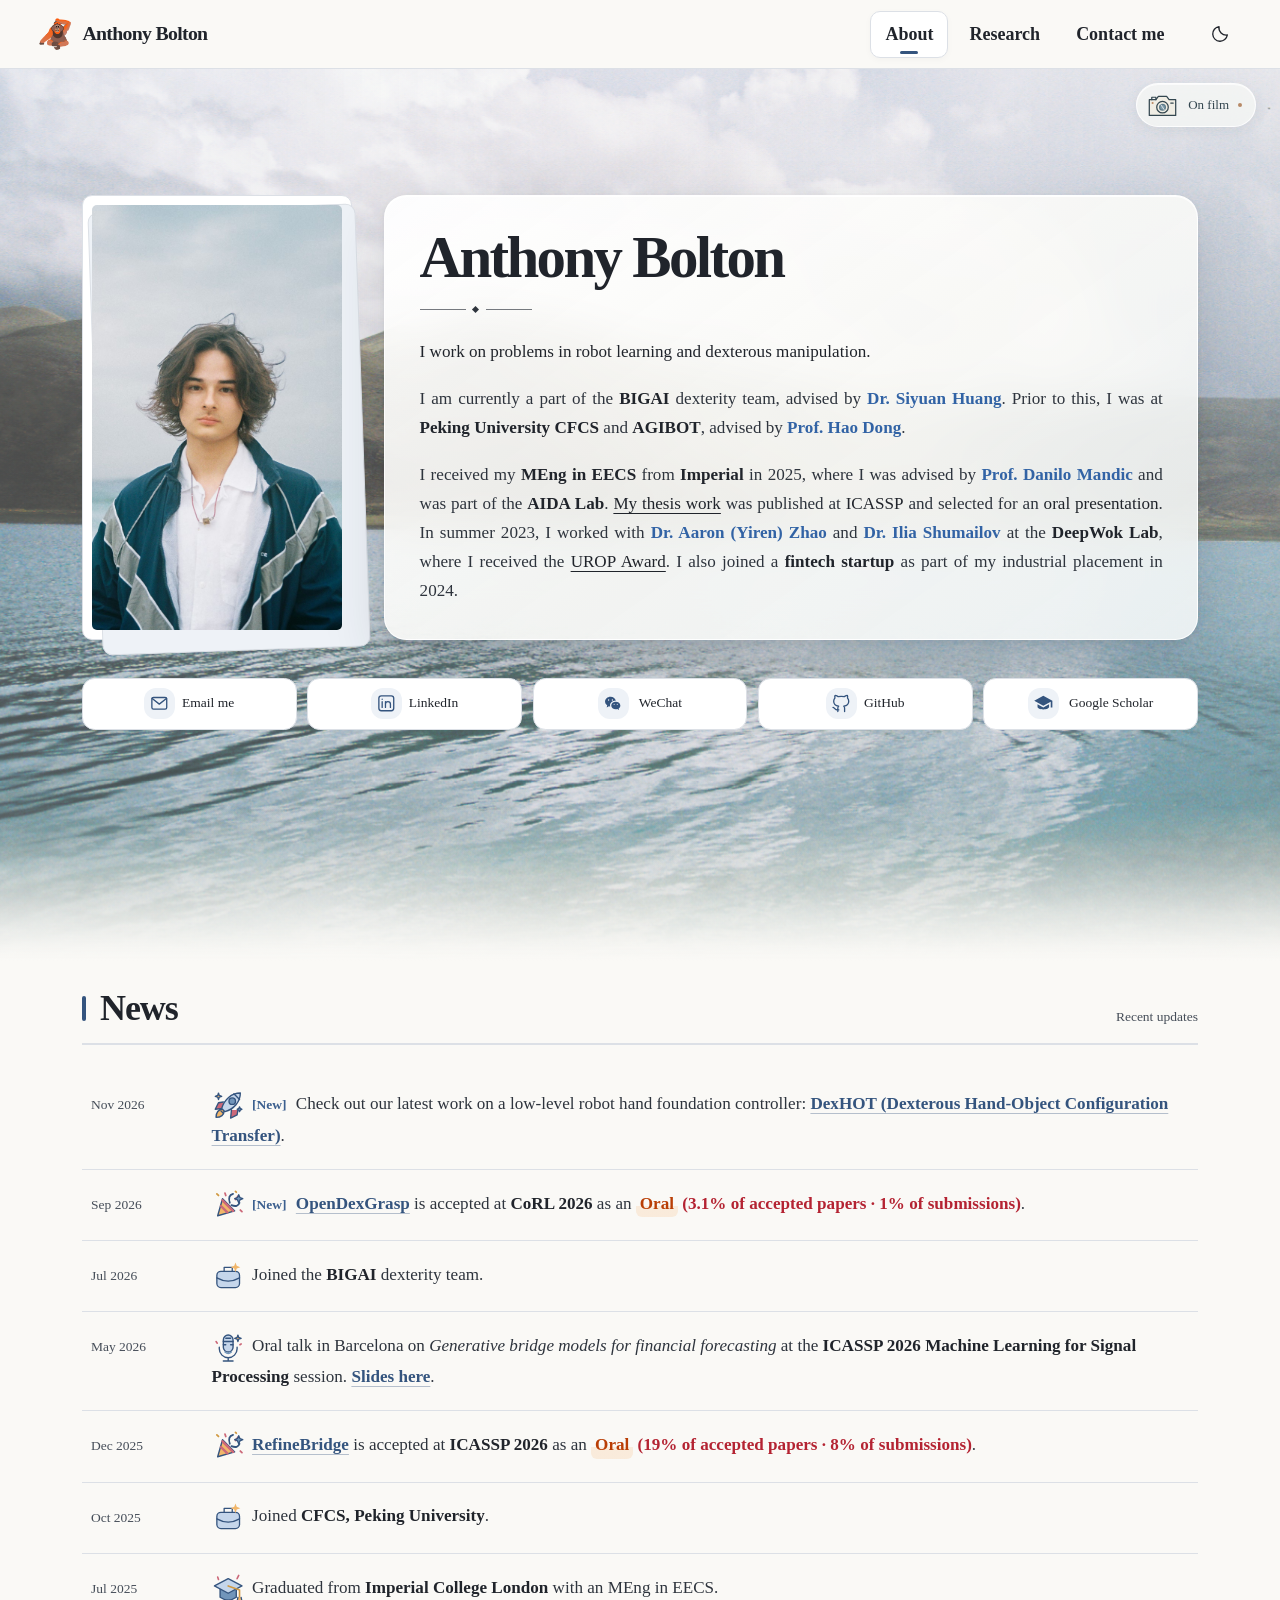
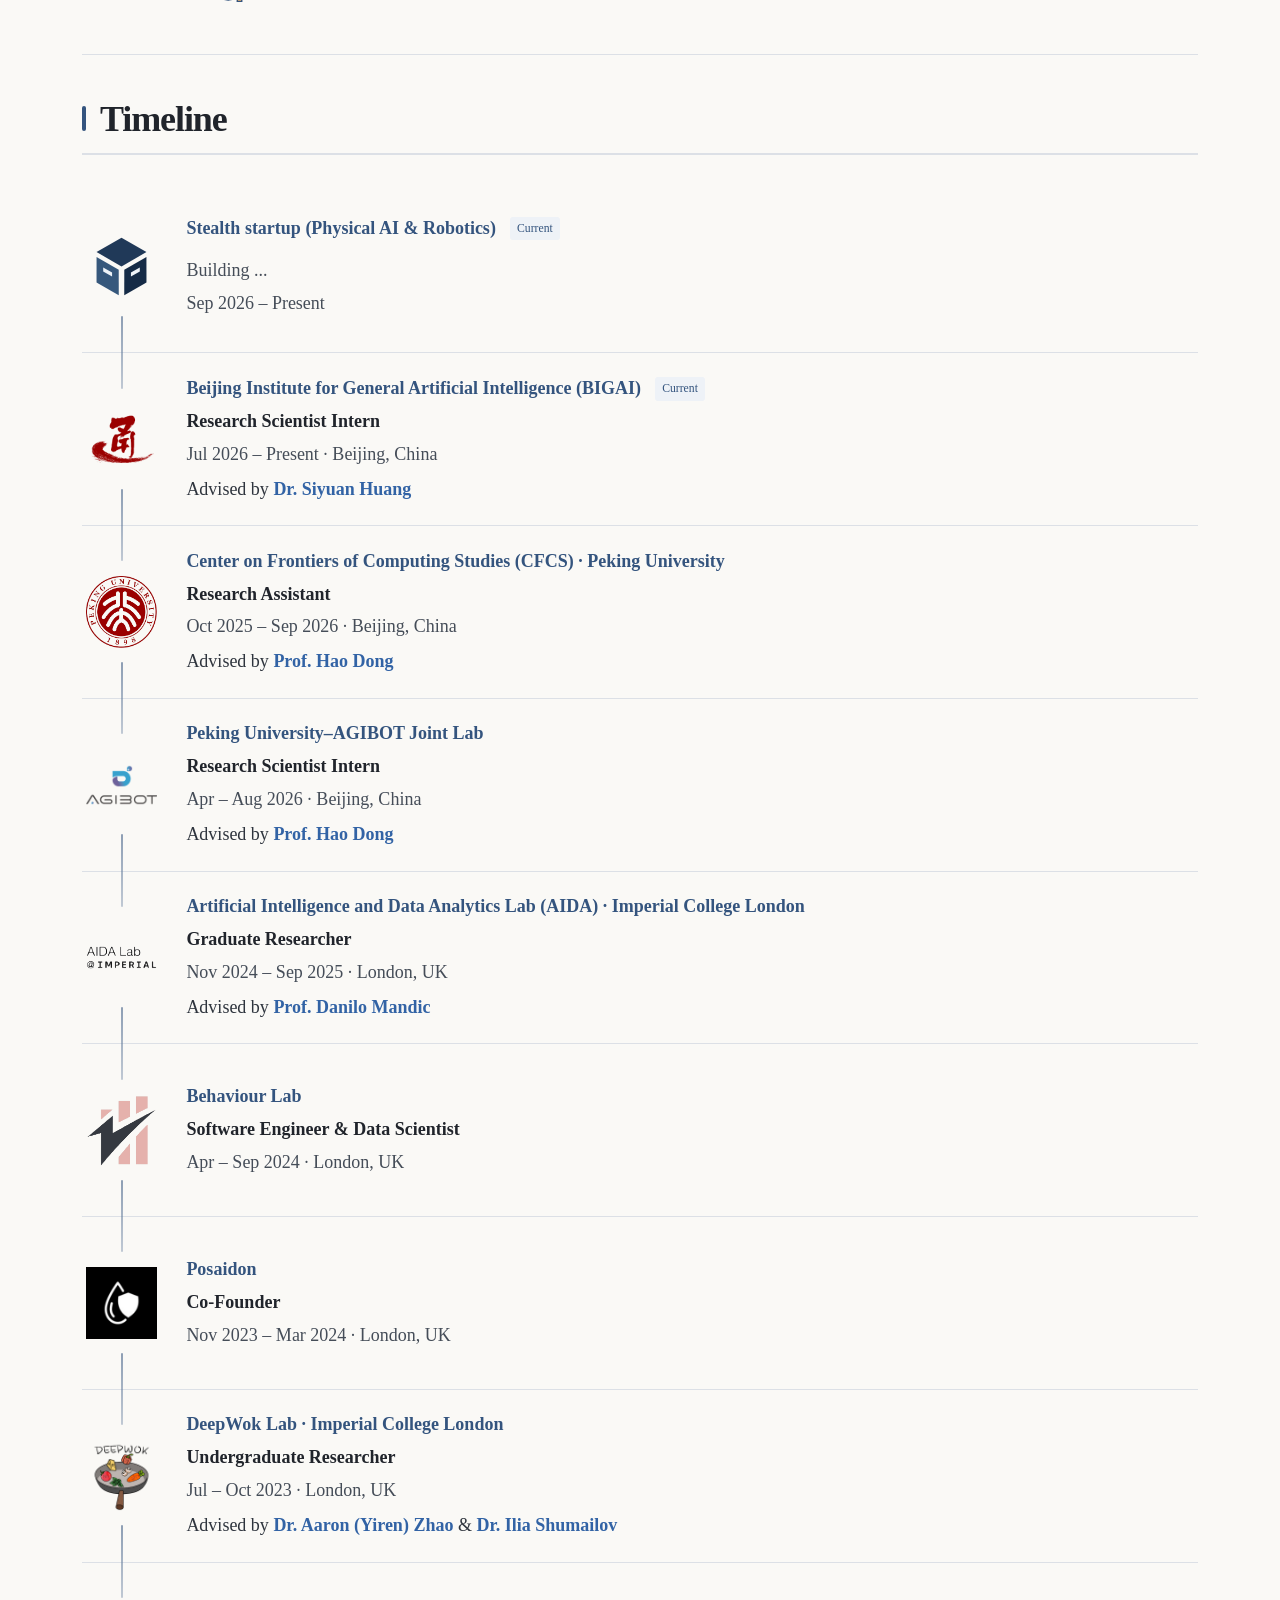
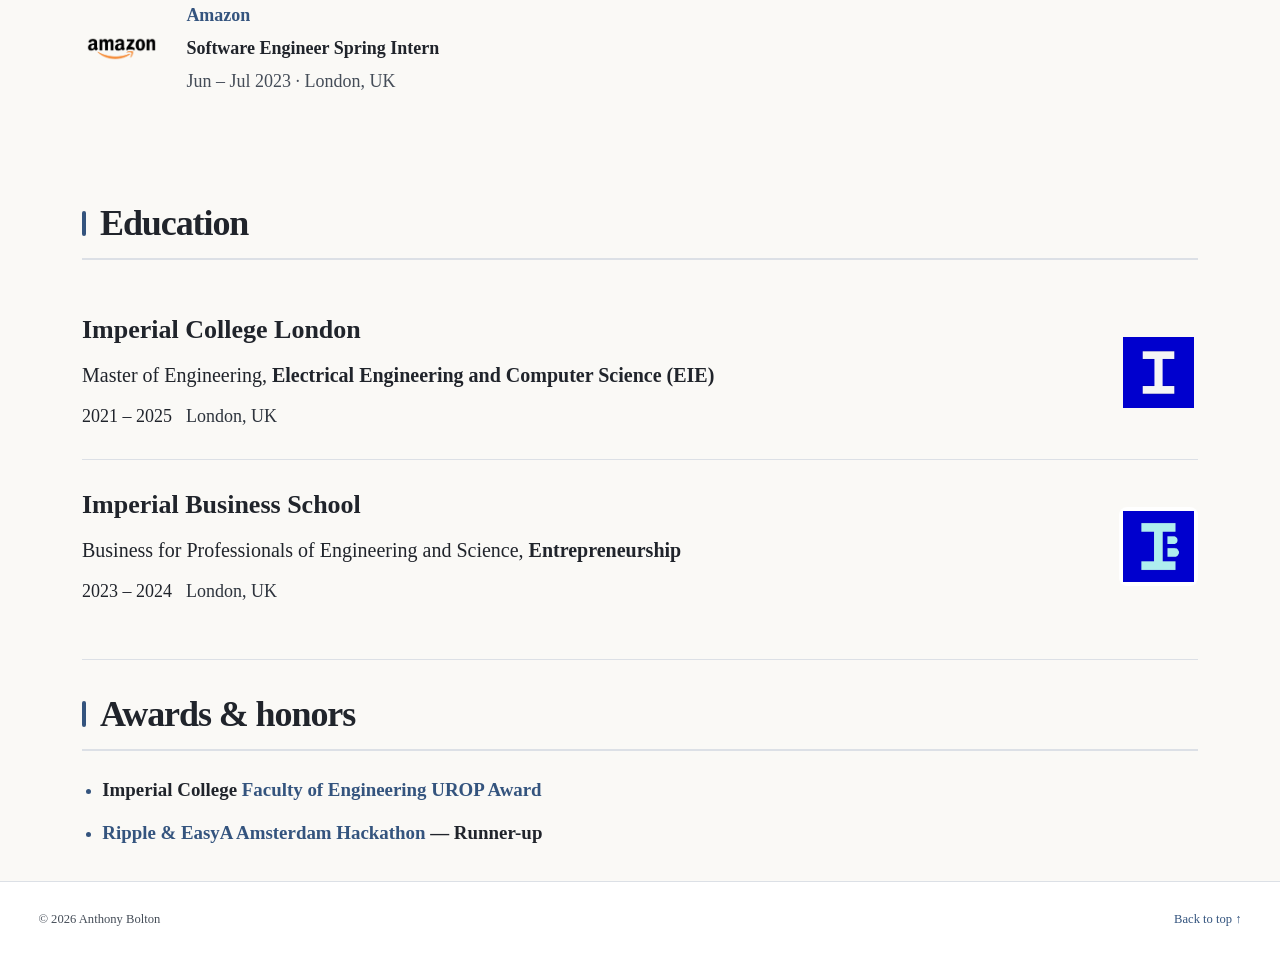
<file: index.html>
<!DOCTYPE html>
<html lang="en" data-theme="light" data-accent="muted-navy" data-font="georgia" data-about-style="glass" data-logo="final" data-photo-note="corner">
<head>
  <meta name="robots" content="noindex, nofollow, noimageindex" />
  <meta charset="UTF-8" />
  <meta name="viewport" content="width=device-width, initial-scale=1" />
  <meta name="color-scheme" content="light dark" />
  <title>Anthony Bolton</title>
  <meta name="description" content="Anthony Bolton works on robot learning and dexterous manipulation at BIGAI. Research, publications, and experience." />
  <meta name="author" content="Anthony Bolton" />
  <meta property="og:title" content="Anthony Bolton" />
  <meta property="og:description" content="Research in robot learning and dexterous manipulation. Currently part of the BIGAI dexterity team." />
  <meta property="og:type" content="website" />
  <meta property="og:image" content="assets/img/profile-current.jpg" />
  <meta name="twitter:card" content="summary" />
  <script>
    (function () {
      try {
        var theme = localStorage.getItem('theme');
        if (theme !== 'dark' && theme !== 'light') {
          theme = 'light';
        }
        document.documentElement.setAttribute('data-theme', theme);
        var params = new URLSearchParams(window.location.search);
        var savedAccent = params.get('color') || localStorage.getItem('site-accent');
        if (['muted-navy', 'original-blue', 'slate-blue', 'steel-blue', 'denim', 'midnight'].indexOf(savedAccent) !== -1) document.documentElement.setAttribute('data-accent', savedAccent);
        var aboutStyle = params.get('about');
        if (['panel', 'glass', 'fade'].indexOf(aboutStyle) !== -1) document.documentElement.setAttribute('data-about-style', aboutStyle);
        var photoNote = params.get('photo-note');
        if (['corner', 'margin', 'film', 'rule', 'vertical'].indexOf(photoNote) !== -1) document.documentElement.setAttribute('data-photo-note', photoNote);
        var logo = params.get('logo');
        if (['final', 'editorial', 'geometric', 'orbit', 'ligature', 'aperture', 'ribbon', 'seal', 'blueprint'].indexOf(logo) !== -1) document.documentElement.setAttribute('data-logo', logo);
      } catch (e) {}
    })();
  </script>
  <link rel="icon" type="image/svg+xml" href="assets/img/orangutan.svg?v=2" id="siteFavicon" />
  <link rel="stylesheet" href="assets/css/site.css?v=timeline8" />
  <link rel="stylesheet" href="assets/css/photo-credit.css?v=3" />
  <link rel="stylesheet" href="assets/css/photo-viewer.css?v=1" />
  <link rel="stylesheet" href="assets/css/author-markers.css?v=5" />
  <link rel="stylesheet" href="assets/css/readability.css?v=15" />
  <link rel="stylesheet" href="assets/css/lake-fade.css?v=5" />
  <link rel="stylesheet" href="assets/css/desktop-scale.css?v=3" />
  <link rel="stylesheet" href="assets/css/mobile.css?v=1" />
  <link rel="stylesheet" href="assets/css/contact.css?v=5" />
  <script src="assets/js/main.js?v=marks10" defer></script>
  <script src="assets/js/interactions.js?v=contacts5" defer></script>
  <script src="assets/js/photo-viewer.js?v=1" defer></script>
  <script src="assets/js/contact.js?v=2" defer></script>
  <script src="assets/js/education-logo.js?v=2" defer></script>
  <link rel="stylesheet" href="assets/css/section-refinements.css?v=26" />
  <link rel="stylesheet" href="assets/css/phone-density.css?v=6" />
</head>
<body id="top">
  <svg width="0" height="0" class="logo-filter" aria-hidden="true"><defs><filter id="remove-logo-white" color-interpolation-filters="sRGB"><feColorMatrix type="matrix" values="1 0 0 0 0  0 1 0 0 0  0 0 1 0 0  -1 -1 -1 0 3"/><feComposite in2="SourceAlpha" operator="in"/></filter></defs></svg>
  <a class="skip-link" href="#main">Skip to content</a>
  <header class="nav">
    <div class="nav__inner container">
      <a class="nav__brand" href="#top" aria-label="Anthony Bolton, back to top"><span class="nav__monogram" aria-hidden="true"><img src="assets/img/orangutan.svg?v=2" data-logo-image alt="" width="38" height="38" /></span><span>Anthony Bolton</span></a>
      <div class="nav__right">
        <nav class="nav__links" id="primaryNav" aria-label="Primary navigation">
          <a href="#about" class="is-active" aria-current="location">About</a>
          <a href="research.html">Research</a>
          <a href="mailto:anthebol@outlook.com" id="contactHubOpen" aria-haspopup="dialog" aria-controls="contactHub">Contact me</a>
        </nav>
        <button class="theme-toggle" id="themeToggle" type="button" aria-label="Switch to dark mode" title="Switch to dark mode" aria-pressed="false">
          <svg class="icon-moon" viewBox="0 0 24 24" aria-hidden="true"><path d="M20.8 13.2A8.8 8.8 0 0 1 10.8 3.2 8.8 8.8 0 1 0 20.8 13.2Z"/></svg>
          <svg class="icon-sun" viewBox="0 0 24 24" aria-hidden="true"><circle cx="12" cy="12" r="4"/><path d="M12 2v2m0 16v2M2 12h2m16 0h2M4.9 4.9l1.4 1.4m11.4 11.4 1.4 1.4m0-14.2-1.4 1.4M6.3 17.7l-1.4 1.4"/></svg>
        </button>
        <button class="nav__toggle" id="navToggle" type="button" aria-label="Open menu" aria-controls="primaryNav" aria-expanded="false"><span></span><span></span></button>
      </div>
    </div>
    <div class="reading-progress" id="readingProgress" aria-hidden="true"></div>
  </header>

  <main id="main" class="container">
    <section id="about" class="hero hero--photo-note hero--lake-fade section" aria-labelledby="name">
      <img class="hero-landscape" src="assets/img/about-landscape.jpg?v=3" alt="" aria-hidden="true" fetchpriority="high" />
      <div class="photo-memento">
        <button class="photo-memento__trigger" type="button" id="photoNoteOpen" aria-label="About this film photograph" aria-expanded="false" aria-haspopup="dialog" aria-controls="photoNoteCard">
          <svg class="photo-camera" viewBox="0 0 40 32" aria-hidden="true"><path class="photo-camera__body" d="M4 9h8l3-4h10l3 4h8v19H4Z"/><path d="M7 9V6h5v3M30 13h3"/><circle class="photo-camera__lens" cx="20" cy="18" r="7"/><circle class="photo-camera__glass" cx="20" cy="18" r="3.5"/><path class="photo-camera__shine" d="m18 15 4 6"/><circle class="photo-camera__light" cx="8" cy="13" r="1.3"/></svg>
          <span>On film</span><span class="photo-memento__dot" aria-hidden="true"></span>
        </button>
        <div class="photo-card" id="photoNoteCard" role="dialog" aria-modal="false" aria-labelledby="photoNoteTitle" tabindex="-1" hidden>
          <div class="photo-card__top"><span>From my film roll</span><button type="button" class="photo-card__close" aria-label="Close photograph details"><svg viewBox="0 0 20 20" aria-hidden="true"><path d="m5 5 10 10M15 5 5 15"/></svg></button></div>
          <button type="button" class="photo-card__frame photo-card__preview" data-photo-viewer-open aria-label="View Yamzho Yumco photograph full size" aria-haspopup="dialog"><img src="assets/img/about-landscape.jpg" alt="Yamzho Yumco lake and mountains in Tibet, photographed on film" width="2870" height="1925" /><span class="photo-card__expand" aria-hidden="true">View photograph <svg viewBox="0 0 24 24"><path d="M8 3H3v5m13-5h5v5M3 16v5h5m13-5v5h-5"/></svg></span></button>
          <h2 id="photoNoteTitle">Yamzho Yumco</h2>
          <p class="photo-card__location"><svg viewBox="0 0 20 20" aria-hidden="true"><path d="M16 8c0 4-6 9-6 9S4 12 4 8a6 6 0 1 1 12 0Z"/><circle cx="10" cy="8" r="2"/></svg>Tibet</p>
          <dl class="photo-card__details"><div><dt>Camera</dt><dd>Canon EOS 55</dd></div><div><dt>Lens</dt><dd>35–105 mm</dd></div></dl>
        </div>
      </div>
      <aside class="hero__portrait" aria-label="Portrait">
        <div class="portrait-frame"><img src="assets/img/profile-current.jpg" alt="Portrait of Anthony Bolton by the sea" width="1516" height="2274" fetchpriority="high" /></div>


      </aside>
      <div class="hero__copy">
        <h1 id="name">Anthony Bolton</h1>
        <div class="prose">
          <p class="hero__opening">I work on problems in robot learning and dexterous manipulation.</p>
          <p>I am currently a part of the <a class="bio-link bio-link--org" href="https://eng.bigai.ai/" target="_blank" rel="noopener">BIGAI</a> dexterity team, advised by <a class="bio-link bio-link--person" href="https://siyuanhuang.com/" target="_blank" rel="noopener">Dr. Siyuan Huang</a>. Prior to this, I was at <a class="bio-link bio-link--org" href="https://cfcs.pku.edu.cn/english/" target="_blank" rel="noopener">Peking University CFCS</a> and <a class="bio-link bio-link--org" href="https://www.agibot.com/" target="_blank" rel="noopener">AGIBOT</a>, advised by <a class="bio-link bio-link--person" href="https://zsdonghao.github.io/" target="_blank" rel="noopener">Prof. Hao Dong</a>.</p>
          <p>I received my <a class="bio-link bio-degree" href="#education">MEng in EECS</a> from <a class="bio-link bio-link--org" href="https://www.imperial.ac.uk/" target="_blank" rel="noopener">Imperial</a> in 2025, where I was advised by <a class="bio-link bio-link--person" href="https://scholar.google.com/citations?user=hcxWZkcAAAAJ&amp;hl=en" target="_blank" rel="noopener">Prof. Danilo Mandic</a> and was part of the <a class="bio-link bio-link--org" href="https://www.aidalab.co.uk/" target="_blank" rel="noopener">AIDA Lab</a>. <a class="bio-link bio-link--resource bio-link--underlined" href="https://arxiv.org/abs/2512.21572" target="_blank" rel="noopener">My thesis work</a> was published at <a class="bio-link bio-link--resource" href="https://2026.ieeeicassp.org/" target="_blank" rel="noopener">ICASSP</a> and selected for an <a class="bio-link bio-link--resource" href="https://www.cmsworkshops.com/ICASSP2026/view_paper.php?PaperNum=17833&amp;bare=1" target="_blank" rel="noopener">oral presentation</a>. In summer 2023, I worked with <a class="bio-link bio-link--person" href="https://aaron-zhao123.github.io/" target="_blank" rel="noopener">Dr. Aaron (Yiren) Zhao</a> and <a class="bio-link bio-link--person" href="https://iliaishacked.github.io/" target="_blank" rel="noopener">Dr. Ilia Shumailov</a> at the <a class="bio-link bio-link--org" href="https://deepwok.github.io/" target="_blank" rel="noopener">DeepWok Lab</a>, where I received the <a class="bio-link bio-link--resource bio-link--underlined" href="https://www.imperial.ac.uk/students/fees-and-funding/general-support/funding-for-placements/urop/" target="_blank" rel="noopener">UROP Award</a>. I also joined a <a class="bio-link bio-link--org" href="https://www.behaviourlab.com/" target="_blank" rel="noopener">fintech startup</a> as part of my industrial placement in 2024.</p>
        </div>

      </div>

        <div class="contacts" aria-label="Contact and profiles">
          <a class="button button--primary" id="emailOpen" href="mailto:anthebol@outlook.com" aria-label="Email me at anthebol@outlook.com" aria-haspopup="dialog" aria-controls="emailDialog" title="Choose how to email anthebol@outlook.com"><svg viewBox="0 0 24 24" aria-hidden="true"><rect x="3" y="5" width="18" height="14" rx="2"/><path d="m3 6 9 7 9-7"/></svg>Email me</a>
          <a class="contact-link" href="https://www.linkedin.com/in/anthony-bolton-040883245/" target="_blank" rel="noopener"><svg viewBox="0 0 24 24" aria-hidden="true"><rect x="3" y="3" width="18" height="18" rx="3"/><path d="M7 10v7m0-10v.1M11 17v-7m0 3c0-4 6-4 6 0v4"/></svg>LinkedIn</a>
          <button type="button" class="contact-link wechat-contact" id="wechatOpen" aria-expanded="false" aria-haspopup="dialog" aria-controls="wechatDialog"><svg viewBox="0 0 24 24" aria-hidden="true"><path d="M8.7 4C4.9 4 2 6.6 2 9.9c0 1.85.98 3.5 2.6 4.6L4 17l2.7-1.45c.5.13 1.02.22 1.55.27a5.3 5.3 0 0 1-.2-1.42c0-3.1 2.9-5.5 6.35-5.5.2 0 .4 0 .6.03C14.7 6 12 4 8.7 4Zm-2.4 3.1a.85.85 0 1 1 0 1.7.85.85 0 0 1 0-1.7Zm4.6 0a.85.85 0 1 1 0 1.7.85.85 0 0 1 0-1.7ZM14.95 10c-3 0-5.45 2.05-5.45 4.6S11.95 19.2 15 19.2c.62 0 1.22-.09 1.78-.25L19 20l-.5-1.7c1.3-.9 2.05-2.24 2.05-3.7 0-2.55-2.45-4.6-5.6-4.6Zm-1.9 2.5a.7.7 0 1 1 0 1.4.7.7 0 0 1 0-1.4Zm3.8 0a.7.7 0 1 1 0 1.4.7.7 0 0 1 0-1.4Z"/></svg><span>WeChat</span></button>
          <a class="contact-link" href="https://github.com/anthebol" target="_blank" rel="noopener"><svg viewBox="0 0 24 24" aria-hidden="true"><path d="M9 20c-5 1-5-3-7-3m14 5v-4c0-1-.3-2-1-2.5 4-.5 6-2 6-6 0-1.5-.5-3-1.5-4 .3-1 .3-2-.1-3-2 0-3 1-4 1.5a15 15 0 0 0-7 0C7.4 3.5 6.4 2.5 4.4 2.5c-.4 1-.4 2-.1 3-1 1-1.5 2.5-1.5 4 0 4 2 5.5 6 6-.7.5-1 1.5-1 2.5v4"/></svg>GitHub</a>
          <a class="contact-link" href="https://scholar.google.com/citations?user=nBF86ggAAAAJ&amp;hl=en" target="_blank" rel="noopener"><svg viewBox="0 0 24 24" aria-hidden="true"><path d="M12 3 1 9l11 6 9-4.9V17h2V9L12 3ZM5 13.2v3.3c0 1.4 3.1 2.9 7 2.9s7-1.5 7-2.9v-3.3l-7 3.8-7-3.8Z"/></svg><span>Google Scholar</span></a>
        </div>
    </section>

    <section id="news" class="news-section section" aria-labelledby="news-title">
      <div class="section-heading"><h2 id="news-title">News</h2><span class="section-note">Recent updates</span></div>
      <ol class="news-list">
        <li><time datetime="2026-11">Nov 2026</time><p><svg class="news-doodle news-doodle--launch" viewBox="0 0 40 40" aria-hidden="true"><g stroke="currentColor" stroke-width="1.7" stroke-linecap="round" stroke-linejoin="round"><path d="M13 25c-5 0-8 4-8 10 6 0 10-3 10-8" fill="#f1b66a"/><path d="m14 16-6 1-4 8 10-1m10 2-1 10 8-4 1-6" fill="#cc6879"/><path d="M12 24C15 13 24 5 35 5c0 11-8 20-19 23Z" fill="#c5d6eb"/><path d="m27 6 7 7" fill="none"/><circle cx="25" cy="15" r="4" fill="#7195ba"/><path d="m11 27 3 3" fill="none"/></g><path d="m8 5 1 3 3 1-3 1-1 3-1-3-3-1 3-1Z" fill="#f1b66a"/><path d="m34 22 1 2 2 1-2 1-1 2-1-2-2-1 2-1Z" fill="#7195ba"/></svg><span class="news-new">[New]</span> Check out our latest work on a low-level robot hand foundation controller: <a href="research.html#dexhot">DexHOT (Dexterous Hand-Object Configuration Transfer)</a>.</p></li>
        <li><time datetime="2026-09">Sep 2026</time><p><svg class="news-doodle news-doodle--party" viewBox="0 0 40 40" aria-hidden="true"><path d="m7 33 6-21 15 15Z" fill="#f1b66a" stroke="currentColor" stroke-width="1.7" stroke-linejoin="round"/><path d="m11 21 8 8m-6-15 13 13" stroke="#cc6879" stroke-width="3"/><g class="doodle-confetti" fill="none" stroke-linecap="round" stroke-width="2.2"><path d="M22 17q-3-9 4-11m-2 14q8 3 10-3" stroke="currentColor"/><path d="m16 5 1 3m15 1-3 4m6 13 2 2" stroke="#cc6879"/><path d="m29 3 1 1M8 8 6 6" stroke="#d19a43"/></g><path d="m33 7 1.5 3.5L38 12l-3.5 1.5L33 17l-1.5-3.5L28 12l3.5-1.5Z" fill="#7195ba"/></svg><span class="news-new">[New]</span> <a href="research.html#opendexgrasp">OpenDexGrasp</a> is accepted at <strong>CoRL 2026</strong> as an <a class="news-oral" href="research.html#opendexgrasp" aria-label="OpenDexGrasp oral presentation">Oral</a> <span class="oral-rates" title="Rounded oral-selection percentages">(3.1% of accepted papers · 1% of submissions)</span>.</p></li>
        <li><time datetime="2026-07">Jul 2026</time><p><svg class="news-doodle" viewBox="0 0 40 40" aria-hidden="true"><rect x="6" y="14" width="28" height="20" rx="5" fill="#c5d6eb"/><path d="M6 22q14 8 28 0M15 14V9h10v5"/><path d="m29 3 1.5 4L35 9l-4.5 1.5L29 15l-1.5-4.5L23 9l4.5-2Z" fill="#f1b66a" stroke="none"/></svg>Joined the <a class="news-org" href="https://eng.bigai.ai/" target="_blank" rel="noopener">BIGAI</a> dexterity team.</p></li>
        <li><time datetime="2026-05">May 2026</time><p><svg class="news-doodle news-doodle--talk" viewBox="0 0 40 40" aria-hidden="true"><g stroke="currentColor" stroke-width="1.7" stroke-linecap="round" stroke-linejoin="round"><rect x="14" y="5" width="12" height="21" rx="6" fill="#c5d6eb"/><path d="M14 13h12M17 9h6m-9 8h3m6 0h3" fill="none"/><path d="M9 20v2a11 11 0 0 0 22 0v-2M20 33v4m-6 0h12" fill="none"/><path d="M16 26a6 6 0 0 0 8 0" fill="none" stroke="#7195ba"/></g><path d="m32 5 1 3 3 1-3 1-1 3-1-3-3-1 3-1Z" fill="#f1b66a"/><path d="m5 13 1.5 2m28 2 1.5-1" stroke="#cc6879" stroke-width="2" stroke-linecap="round"/></svg>Oral talk in Barcelona on <em>Generative bridge models for financial forecasting</em> at the <strong>ICASSP 2026 Machine Learning for Signal Processing</strong> session. <a href="refinebridge/static/pdf/RefineBridge_slides.pdf" target="_blank" rel="noopener">Slides here</a>.</p></li>
        <li><time datetime="2025-12">Dec 2025</time><p><svg class="news-doodle news-doodle--party" viewBox="0 0 40 40" aria-hidden="true"><path d="m7 33 6-21 15 15Z" fill="#f1b66a" stroke="currentColor" stroke-width="1.7" stroke-linejoin="round"/><path d="m11 21 8 8m-6-15 13 13" stroke="#cc6879" stroke-width="3"/><g class="doodle-confetti" fill="none" stroke-linecap="round" stroke-width="2.2"><path d="M22 17q-3-9 4-11m-2 14q8 3 10-3" stroke="currentColor"/><path d="m16 5 1 3m15 1-3 4m6 13 2 2" stroke="#cc6879"/><path d="m29 3 1 1M8 8 6 6" stroke="#d19a43"/></g><path d="m33 7 1.5 3.5L38 12l-3.5 1.5L33 17l-1.5-3.5L28 12l3.5-1.5Z" fill="#7195ba"/></svg><a href="research.html#refinebridge">RefineBridge</a> is accepted at <strong>ICASSP 2026</strong> as an <a class="news-oral" href="https://www.cmsworkshops.com/ICASSP2026/view_paper.php?PaperNum=17833&amp;bare=1" target="_blank" rel="noopener" aria-label="RefineBridge oral presentation">Oral</a> <span class="oral-rates" title="Rounded oral-selection percentages">(19% of accepted papers · 8% of submissions)</span>.</p></li>
        <li><time datetime="2025-10">Oct 2025</time><p><svg class="news-doodle" viewBox="0 0 40 40" aria-hidden="true"><rect x="6" y="14" width="28" height="20" rx="5" fill="#c5d6eb"/><path d="M6 22q14 8 28 0M15 14V9h10v5"/><path d="m29 3 1.5 4L35 9l-4.5 1.5L29 15l-1.5-4.5L23 9l4.5-2Z" fill="#f1b66a" stroke="none"/></svg>Joined <a class="news-org" href="https://cfcs.pku.edu.cn/english/" target="_blank" rel="noopener">CFCS, Peking University</a>.</p></li>
        <li><time datetime="2025-07">Jul 2025</time><p><svg class="news-doodle news-doodle--grad" viewBox="0 0 40 40" aria-hidden="true"><path d="M10 20v10q10 7 20 0V20" fill="#7195ba" stroke="currentColor" stroke-width="1.7"/><path d="m3 16 17-9 17 9-17 9Z" fill="#c5d6eb" stroke="currentColor" stroke-width="1.7" stroke-linejoin="round"/><path d="m20 16 14 5v9" fill="none" stroke="#d19a43" stroke-width="2"/><path d="m32 30-1 5h6l-1-5" fill="#f1b66a"/><path d="m7 5 1 3m25-5-2 4" stroke="#cc6879" stroke-width="2" stroke-linecap="round"/></svg>Graduated from <a class="news-org" href="https://www.imperial.ac.uk/" target="_blank" rel="noopener">Imperial College London</a> with an MEng in EECS.</p></li>
      </ol>
    </section>

    <section id="experience" class="experience-section section" aria-labelledby="experience-title">
      <div class="section-heading"><h2 id="experience-title">Timeline</h2></div>
      <ol class="timeline">
        <li class="timeline__item"><div class="timeline__logo-wrap"><img src="assets/img/logos/stealth-startup.svg" alt="" width="112" height="112" loading="lazy" /></div><div class="timeline__body"><div class="timeline__top"><h3>Stealth startup (Physical AI &amp; Robotics)</h3><span class="current-badge">Current</span></div><p class="timeline__detail">Building ...</p><span class="timeline__meta">Sep 2026 – Present</span></div></li>
<li class="timeline__item"><a class="timeline__logo-wrap" href="https://eng.bigai.ai/" target="_blank" rel="noopener" aria-label="Visit Beijing Institute for General Artificial Intelligence (BIGAI)"><img src="assets/img/logos/bigai-current.png" alt="" width="88" height="88" loading="lazy" /></a><div class="timeline__body"><div class="timeline__top"><h3><a class="experience-org" href="https://eng.bigai.ai/" target="_blank" rel="noopener">Beijing Institute for General Artificial Intelligence (BIGAI)</a></h3><span class="current-badge">Current</span></div><p>Research Scientist Intern</p><span class="timeline__meta">Jul 2026 – Present · Beijing, China</span><p class="timeline__advisor">Advised by <a href="https://siyuanhuang.com/" target="_blank" rel="noopener">Dr. Siyuan Huang</a></p></div></li>
<li class="timeline__item"><a class="timeline__logo-wrap" href="https://cfcs.pku.edu.cn/english/" target="_blank" rel="noopener" aria-label="Visit Center on Frontiers of Computing Studies (CFCS) · Peking University"><img src="assets/img/logos/trans/pku.png" alt="" width="88" height="88" loading="lazy" /></a><div class="timeline__body"><div class="timeline__top"><h3><a class="experience-org" href="https://cfcs.pku.edu.cn/english/" target="_blank" rel="noopener">Center on Frontiers of Computing Studies (CFCS) · Peking University</a></h3></div><p>Research Assistant</p><span class="timeline__meta">Oct 2025 – Sep 2026 · Beijing, China</span><p class="timeline__advisor">Advised by <a href="https://zsdonghao.github.io/" target="_blank" rel="noopener">Prof. Hao Dong</a></p></div></li>
<li class="timeline__item"><a class="timeline__logo-wrap" href="https://cfcs.pku.edu.cn/english/research/researchlabs/40qyjsyjzxyw237027.htm" target="_blank" rel="noopener" aria-label="Visit Peking University–AGIBOT Joint Lab"><img src="assets/img/logos/trans/agibot.png" alt="" width="88" height="88" loading="lazy" /></a><div class="timeline__body"><div class="timeline__top"><h3><a class="experience-org" href="https://cfcs.pku.edu.cn/english/research/researchlabs/40qyjsyjzxyw237027.htm" target="_blank" rel="noopener">Peking University–AGIBOT Joint Lab</a></h3></div><p>Research Scientist Intern</p><span class="timeline__meta">Apr – Aug 2026 · Beijing, China</span><p class="timeline__advisor">Advised by <a href="https://zsdonghao.github.io/" target="_blank" rel="noopener">Prof. Hao Dong</a></p></div></li>
<li class="timeline__item"><a class="timeline__logo-wrap timeline__logo-wrap--aida" href="https://www.aidalab.co.uk/" target="_blank" rel="noopener" aria-label="Visit Artificial Intelligence and Data Analytics Lab (AIDA) · Imperial College London"><img class="logo-with-white" src="assets/img/logos/aida-original.png" alt="" width="395" height="127" loading="lazy" /></a><div class="timeline__body"><div class="timeline__top"><h3><a class="experience-org" href="https://www.aidalab.co.uk/" target="_blank" rel="noopener">Artificial Intelligence and Data Analytics Lab (AIDA) · Imperial College London</a></h3></div><p>Graduate Researcher</p><span class="timeline__meta">Nov 2024 – Sep 2025 · London, UK</span><p class="timeline__advisor">Advised by <a href="https://scholar.google.com/citations?user=hcxWZkcAAAAJ&amp;hl=en" target="_blank" rel="noopener">Prof. Danilo Mandic</a></p></div></li>
<li class="timeline__item"><a class="timeline__logo-wrap" href="https://www.behaviourlab.com/" target="_blank" rel="noopener" aria-label="Visit Behaviour Lab"><img src="assets/img/logos/trans/behaviour-lab.png" alt="" width="88" height="88" loading="lazy" /></a><div class="timeline__body"><h3><a class="experience-org" href="https://www.behaviourlab.com/" target="_blank" rel="noopener">Behaviour Lab</a></h3><p>Software Engineer &amp; Data Scientist</p><span class="timeline__meta">Apr – Sep 2024 · London, UK</span></div></li>
<li class="timeline__item"><a class="timeline__logo-wrap" href="https://www.linkedin.com/company/posaidon/about/" target="_blank" rel="noopener" aria-label="Visit Posaidon"><img src="assets/img/logos/posaidon.png" alt="" width="88" height="88" loading="lazy" /></a><div class="timeline__body"><h3><a class="experience-org" href="https://www.linkedin.com/company/posaidon/about/" target="_blank" rel="noopener">Posaidon</a></h3><p>Co-Founder</p><span class="timeline__meta">Nov 2023 – Mar 2024 · London, UK</span></div></li>
<li class="timeline__item"><a class="timeline__logo-wrap" href="https://deepwok.github.io/" target="_blank" rel="noopener" aria-label="Visit DeepWok Lab · Imperial College London"><img src="assets/img/logos/deepwok.png" alt="" width="88" height="88" loading="lazy" /></a><div class="timeline__body"><h3><a class="experience-org" href="https://deepwok.github.io/" target="_blank" rel="noopener">DeepWok Lab · Imperial College London</a></h3><p>Undergraduate Researcher</p><span class="timeline__meta">Jul – Oct 2023 · London, UK</span><p class="timeline__advisor">Advised by <a href="https://aaron-zhao123.github.io/" target="_blank" rel="noopener">Dr. Aaron (Yiren) Zhao</a> &amp; <a href="https://iliaishacked.github.io/" target="_blank" rel="noopener">Dr. Ilia Shumailov</a></p></div></li>
<li class="timeline__item"><a class="timeline__logo-wrap" href="https://www.aboutamazon.com/" target="_blank" rel="noopener" aria-label="Visit Amazon"><img src="assets/img/logos/trans/amazon.png" alt="" width="88" height="88" loading="lazy" /></a><div class="timeline__body"><h3><a class="experience-org" href="https://www.aboutamazon.com/" target="_blank" rel="noopener">Amazon</a></h3><p>Software Engineer Spring Intern</p><span class="timeline__meta">Jun – Jul 2023 · London, UK</span></div></li>
      </ol>
    </section>

    <section id="education" class="education-section section" aria-labelledby="education-title">
      <div class="section-heading"><h2 id="education-title">Education</h2></div>
      <ul class="education-list">
        <li class="education-entry">
          <button class="education-entry__logo education-logo-switch" type="button" aria-label="Use Imperial crest" aria-pressed="false" title="Logos alternate automatically; click to switch"><img class="education-logo-switch__original" src="assets/img/logos/imperial.png" alt="" width="88" height="88" loading="lazy" /><img class="education-logo-switch__alternate" src="assets/img/logos/imperial-crest.svg" alt="" width="88" height="88" loading="lazy" /></button>
          <div class="education-entry__body"><h3 class="education-entry__school">Imperial College London</h3><p class="education-entry__degree">Master of Engineering, <strong>Electrical Engineering and Computer Science (EIE)</strong></p></div>
          <p class="education-entry__dates">2021 – 2025<span>London, UK</span></p>
        </li>
        <li class="education-entry">
          <div class="education-entry__logo"><img src="assets/img/logos/imperial-business.png" alt="" width="88" height="88" loading="lazy" /></div>
          <div class="education-entry__body"><h3 class="education-entry__school">Imperial Business School</h3><p class="education-entry__degree">Business for Professionals of Engineering and Science, <strong>Entrepreneurship</strong></p></div>
          <p class="education-entry__dates">2023 – 2024<span>London, UK</span></p>
        </li>
      </ul>
    </section>

      <section id="awards" class="recognition-section section" aria-labelledby="awards-title">
      <div class="section-heading"><h2 id="awards-title">Awards &amp; honors</h2></div>
      <ul class="awards">
        <li><h3>Imperial College <a href="https://www.imperial.ac.uk/students/fees-and-funding/general-support/funding-for-placements/urop/" target="_blank" rel="noopener">Faculty of Engineering UROP Award</a></h3></li>
        <li><h3><a href="https://www.easya.io/events/easya-x-ripple-hackathon" target="_blank" rel="noopener">Ripple &amp; EasyA Amsterdam Hackathon</a> — Runner-up</h3></li>
      </ul>
    </section>
  </main>
  <dialog class="email-dialog" id="emailDialog" aria-labelledby="emailTitle" aria-describedby="emailIntro">
    <button class="email-dialog__close" type="button" data-email-close aria-label="Close email options">×</button>
    <p class="email-dialog__eyebrow">Get in touch</p>
    <h2 class="email-dialog__title" id="emailTitle">Email Anthony</h2>
    <p class="email-dialog__intro" id="emailIntro">Copy my address or choose where to write your message.</p>
    <input class="email-dialog__address" id="emailAddress" type="text" value="anthebol@outlook.com" readonly aria-label="Email address" />
    <button class="email-dialog__copy" id="emailCopy" type="button" autofocus>Copy email address</button>
    <div class="email-dialog__options" aria-label="Choose an email service">
      <a href="mailto:anthebol@outlook.com">Open email app</a>
      <a href="https://mail.google.com/mail/?view=cm&amp;fs=1&amp;to=anthebol%40outlook.com" target="_blank" rel="noopener">Gmail ↗</a>
      <a href="https://outlook.live.com/mail/0/deeplink/compose?to=anthebol%40outlook.com" target="_blank" rel="noopener">Outlook ↗</a>
    </div>
    <p class="email-dialog__status" id="emailStatus" role="status" aria-live="polite"></p>
  </dialog>
  <dialog class="wechat-dialog" id="wechatDialog" aria-labelledby="wechatTitle">
    <button type="button" class="wechat-close" aria-label="Close WeChat popup" autofocus>×</button>
    <span class="wechat-wave" aria-hidden="true">↗</span>
    <h2 id="wechatTitle">Let’s connect on WeChat.</h2>
    <p>Scan with WeChat to add me.</p>
    <div class="wechat-qr-frame"><img id="wechatQR" src="assets/img/wechat-qr.jpg" alt="Anthony’s WeChat QR code — scan to add as a friend" width="888" height="1191" /><p id="wechatMissing" hidden>The QR image could not load. Please try opening the image below.</p></div>
    <a class="button" id="wechatDownload" href="assets/img/wechat-qr.jpg" download="Anthony-WeChat.jpg">Save QR image ↓</a>
    <p class="wechat-hint">On your phone? Save the image and open it in WeChat’s scanner.</p>
  </dialog>
  <dialog class="email-dialog contact-hub" id="contactHub" aria-labelledby="contactHubTitle" aria-describedby="contactHubIntro">
    <button class="email-dialog__close" type="button" data-contact-close aria-label="Close contact options">×</button>
    <span class="contact-hub__wave" aria-hidden="true">👋</span>
    <h2 class="email-dialog__title" id="contactHubTitle">Happy to connect!</h2>
    <p class="email-dialog__intro" id="contactHubIntro">The best way to reach me is via email or WeChat. Pick whichever works for you.</p>
    <details class="contact-choice">
      <summary><span aria-hidden="true">✉</span><span>Email<small>Send a note</small></span><span class="contact-choice__arrow" aria-hidden="true">↗</span></summary>
      <div class="contact-choice__body">
        <input class="email-dialog__address" id="hubEmailAddress" value="anthebol@outlook.com" readonly aria-label="Anthony’s email address" />
        <button class="email-dialog__copy" type="button" id="hubEmailCopy">Copy email address</button>
        <div class="email-dialog__options">
          <a href="mailto:anthebol@outlook.com">Open email app ↗</a>
          <a href="https://outlook.live.com/mail/0/deeplink/compose?to=anthebol%40outlook.com" target="_blank" rel="noopener">Write in Outlook ↗</a>
          <a href="https://mail.google.com/mail/?view=cm&amp;fs=1&amp;to=anthebol%40outlook.com" target="_blank" rel="noopener">Write in Gmail ↗</a>
        </div>
        <p class="contact-hub__status" id="hubEmailStatus" role="status" aria-live="polite"></p>
      </div>
    </details>
    <details class="contact-choice contact-choice--wechat">
      <summary><span aria-hidden="true">💬</span><span>WeChat<small>Scan &amp; say hi</small></span><span class="contact-choice__arrow" aria-hidden="true">↗</span></summary>
      <div class="contact-choice__body">
        <img class="contact-hub__qr" src="assets/img/wechat-qr.jpg" width="888" height="1191" alt="Anthony’s WeChat QR code — scan to add as a friend" />
        <p>On your phone? Save the QR code and open it in WeChat’s scanner.</p>
        <a class="button" href="assets/img/wechat-qr.jpg" download="Anthony-WeChat.jpg">Save QR code ↓</a>
      </div>
    </details>
  </dialog>
  <footer class="footer container"><p>© <span id="year">2026</span> Anthony Bolton</p><a href="#top">Back to top <span aria-hidden="true">↑</span></a></footer>
</body>
</html>
</file>
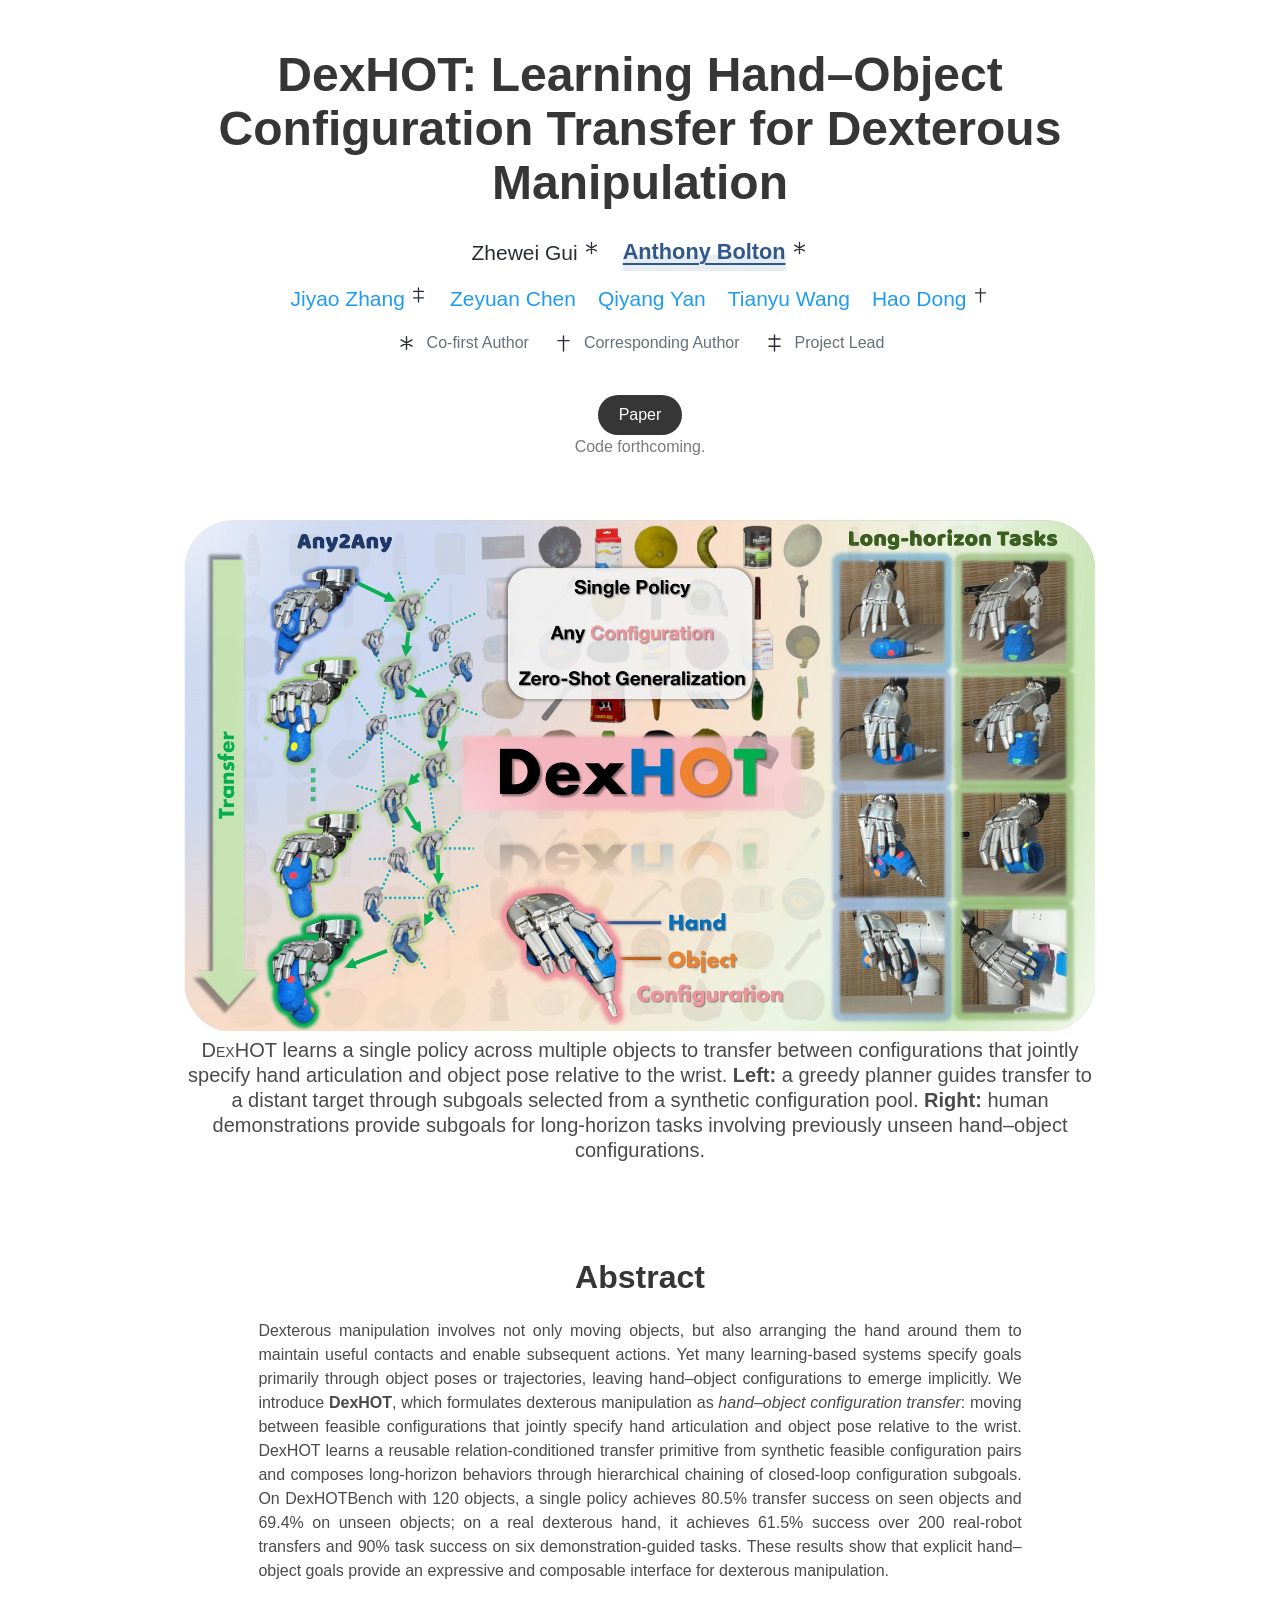
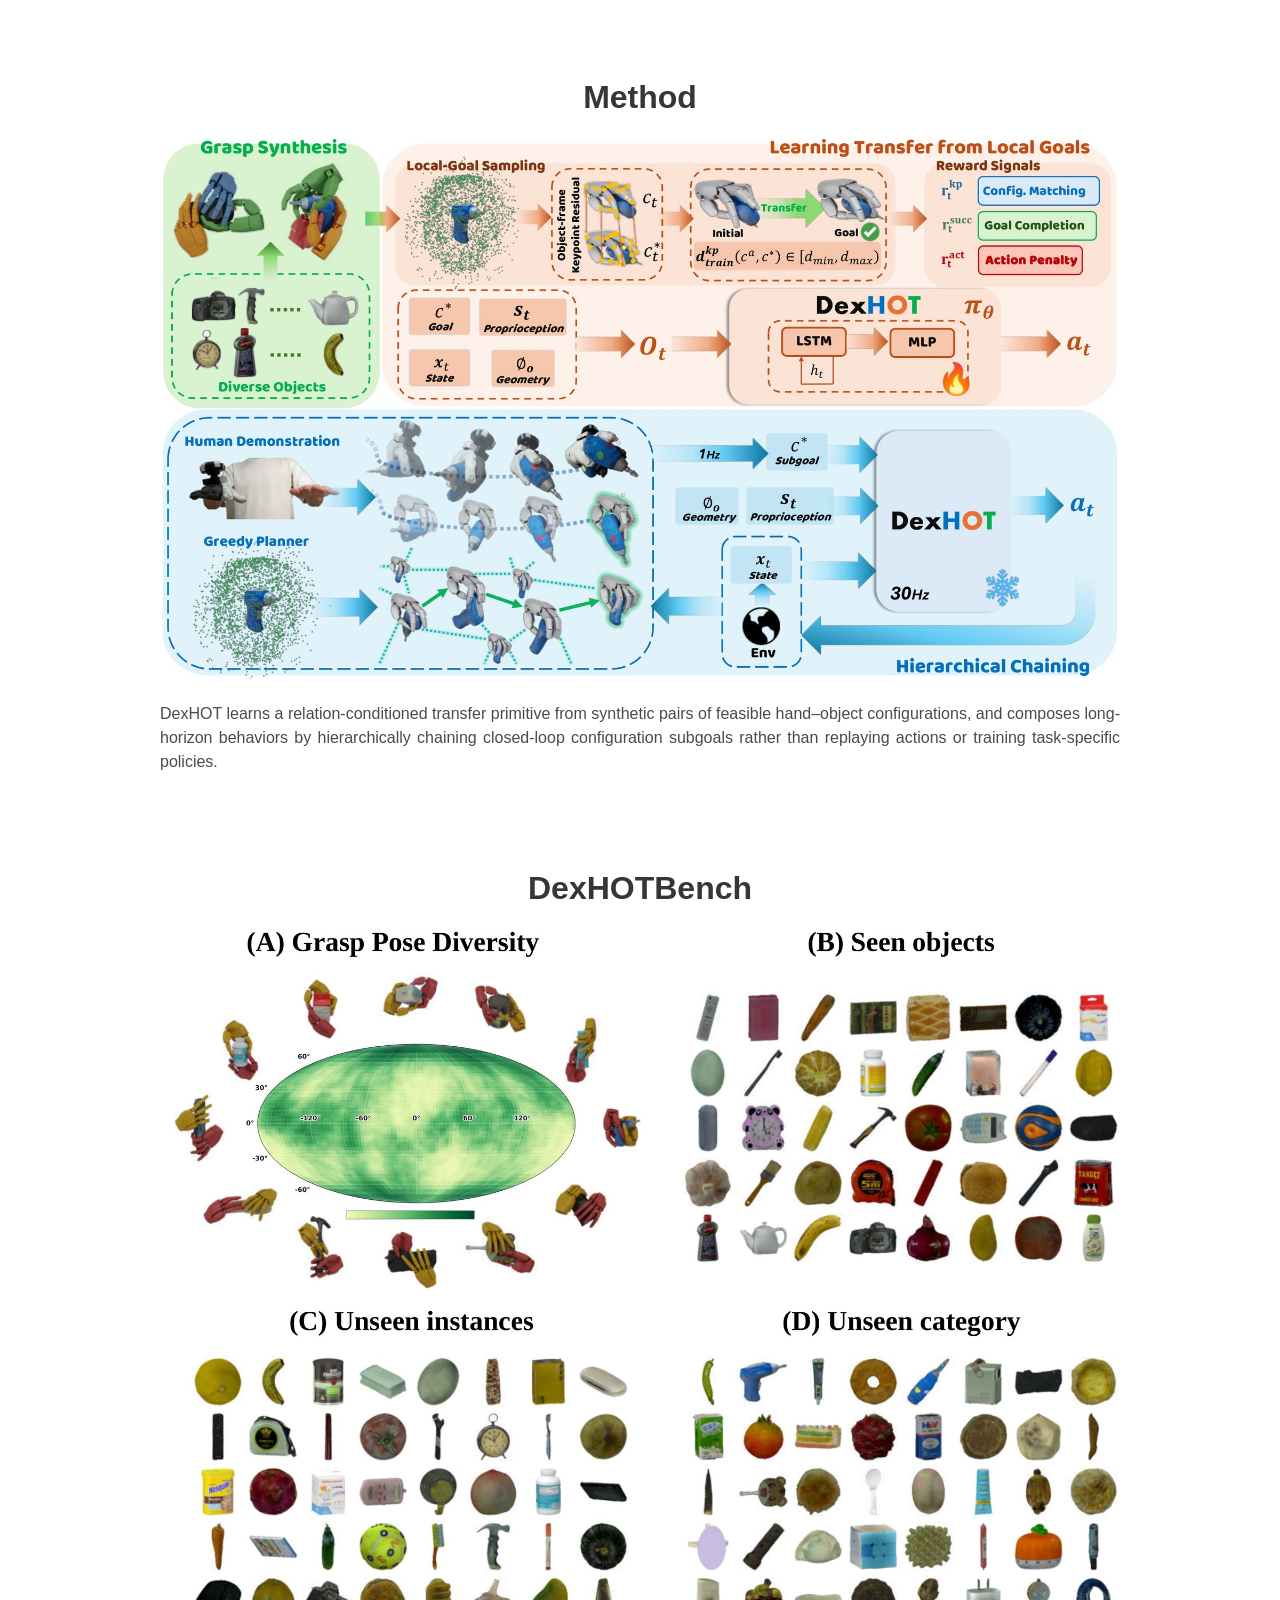
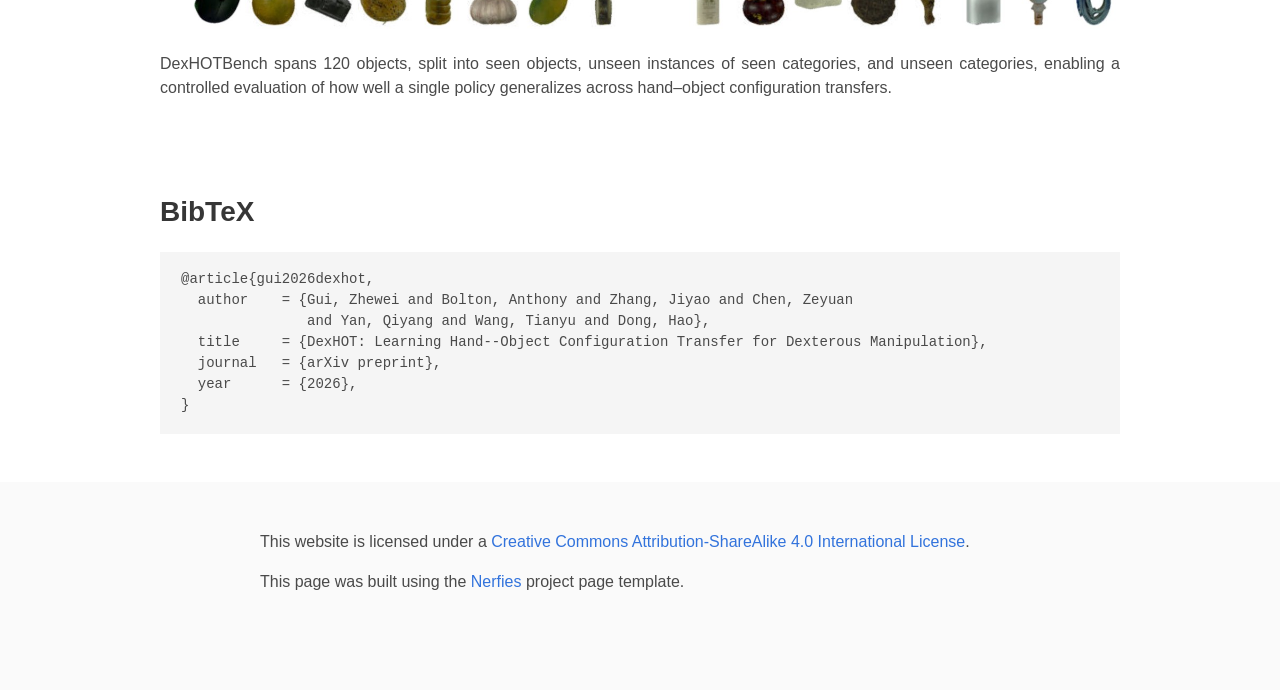
<file: dexhot/index.html>
<!DOCTYPE html>
<html>
<head>
  <meta name="robots" content="noindex, nofollow, noimageindex" />
  <meta charset="utf-8">
  <meta name="description"
        content="DexHOT formulates dexterous manipulation as hand-object configuration transfer: a single relation-conditioned policy moves between feasible hand-object configurations and composes long-horizon behaviors by chaining closed-loop subgoals.">
  <meta name="keywords" content="DexHOT, Dexterous Manipulation, Hand-Object Configuration, Sim-to-Real, Reinforcement Learning">
  <meta name="viewport" content="width=device-width, initial-scale=1">
  <title>DexHOT: Learning Hand&ndash;Object Configuration Transfer for Dexterous Manipulation</title>

  <link rel="stylesheet" href="./static/css/bulma.min.css">
  <link rel="stylesheet" href="./static/css/index.css">
<style>.author-self { color:#3567a0; text-decoration:underline; text-underline-offset:4px; font-weight:600; }</style>
<link rel="stylesheet" href="../assets/css/author-markers.css?v=5">
</head>
<body>

<section class="hero">
  <div class="hero-body">
    <div class="container is-max-desktop">
      <div class="columns is-centered">
        <div class="column has-text-centered">
          <h1 class="title is-1 publication-title">DexHOT: Learning Hand&ndash;Object Configuration Transfer for Dexterous Manipulation</h1>
          <div class="publication-authors"><div class="pub__authors"><div class="author-row"><span class="author-credit"><span>Zhewei Gui</span><span class="author-marker author-marker--first" role="img" aria-label="Co-first Author" title="Co-first Author"><svg viewBox="0 0 24 24" aria-hidden="true"><path d="M12 4v16M5.1 8l13.8 8M5.1 16l13.8-8"/></svg></span></span><span class="author-credit"><span class="author-self">Anthony Bolton</span><span class="author-marker author-marker--first" role="img" aria-label="Co-first Author" title="Co-first Author"><svg viewBox="0 0 24 24" aria-hidden="true"><path d="M12 4v16M5.1 8l13.8 8M5.1 16l13.8-8"/></svg></span></span></div><div class="author-row"><span class="author-credit"><a href="https://jiyao06.github.io/" target="_blank" rel="noopener">Jiyao Zhang</a><span class="author-marker author-marker--lead" role="img" aria-label="Project Lead" title="Project Lead"><svg viewBox="0 0 24 24" aria-hidden="true"><path d="M12 2v20M5 7h14M5 16h14"/></svg></span></span><span class="author-credit"><a href="https://chenzyn.github.io/" target="_blank" rel="noopener">Zeyuan Chen</a></span><span class="author-credit"><a href="https://qiyangyan.github.io/" target="_blank" rel="noopener">Qiyang Yan</a></span><span class="author-credit"><a href="https://tianyuwang01.github.io/" target="_blank" rel="noopener">Tianyu Wang</a></span><span class="author-credit"><a href="https://zsdonghao.github.io/" target="_blank" rel="noopener">Hao Dong</a><span class="author-marker author-marker--corresponding" role="img" aria-label="Corresponding Author" title="Corresponding Author"><svg viewBox="0 0 24 24" aria-hidden="true"><path d="M12 3v19M5 9h14"/></svg></span></span></div></div><p class="author-legend" aria-label="Author contribution notation"><span><span class="author-marker author-marker--first" role="img" aria-label="Co-first Author" title="Co-first Author"><svg viewBox="0 0 24 24" aria-hidden="true"><path d="M12 4v16M5.1 8l13.8 8M5.1 16l13.8-8"/></svg></span><span>Co-first Author</span></span><span><span class="author-marker author-marker--corresponding" role="img" aria-label="Corresponding Author" title="Corresponding Author"><svg viewBox="0 0 24 24" aria-hidden="true"><path d="M12 3v19M5 9h14"/></svg></span><span>Corresponding Author</span></span><span><span class="author-marker author-marker--lead" role="img" aria-label="Project Lead" title="Project Lead"><svg viewBox="0 0 24 24" aria-hidden="true"><path d="M12 2v20M5 7h14M5 16h14"/></svg></span><span>Project Lead</span></span></p></div>
<div class="column has-text-centered">
            <div class="publication-links">
              <a class="button is-normal is-rounded is-dark" href="https://arxiv.org/abs/2611.05119" target="_blank" rel="noopener">Paper</a>
              <p class="has-text-grey">Code forthcoming.</p>
            </div>
          </div>
        </div>
      </div>
    </div>
  </div>
</section>

<section class="hero teaser">
  <div class="container is-max-desktop">
    <div class="hero-body">
      <img src="./static/images/teaser.jpg" alt="DexHOT teaser"
           style="width: 100%; height: auto;">
      <h2 class="subtitle has-text-centered">
        <span class="dnerf">DexHOT</span> learns a single policy across multiple objects to transfer
        between configurations that jointly specify hand articulation and object pose relative to the wrist.
        <b>Left:</b> a greedy planner guides transfer to a distant target through subgoals selected from a
        synthetic configuration pool. <b>Right:</b> human demonstrations provide subgoals for long-horizon
        tasks involving previously unseen hand&ndash;object configurations.
      </h2>
    </div>
  </div>
</section>

<section class="section">
  <div class="container is-max-desktop">
    <!-- Abstract. -->
    <div class="columns is-centered has-text-centered">
      <div class="column is-four-fifths">
        <h2 class="title is-3">Abstract</h2>
        <div class="content has-text-justified">
          <p>
            Dexterous manipulation involves not only moving objects, but also arranging the hand around
            them to maintain useful contacts and enable subsequent actions. Yet many learning-based
            systems specify goals primarily through object poses or trajectories, leaving
            hand&ndash;object configurations to emerge implicitly. We introduce <b>DexHOT</b>, which
            formulates dexterous manipulation as <i>hand&ndash;object configuration transfer</i>: moving
            between feasible configurations that jointly specify hand articulation and object pose
            relative to the wrist. DexHOT learns a reusable relation-conditioned transfer primitive from
            synthetic feasible configuration pairs and composes long-horizon behaviors through
            hierarchical chaining of closed-loop configuration subgoals. On DexHOTBench with 120 objects,
            a single policy achieves 80.5% transfer success on seen objects and 69.4% on unseen objects;
            on a real dexterous hand, it achieves 61.5% success over 200 real-robot transfers and 90%
            task success on six demonstration-guided tasks. These results show that explicit
            hand&ndash;object goals provide an expressive and composable interface for dexterous
            manipulation.
          </p>
        </div>
      </div>
    </div>
    <!--/ Abstract. -->
  </div>
</section>

<section class="section">
  <div class="container is-max-desktop">
    <div class="columns is-centered has-text-centered">
      <div class="column is-full">
        <h2 class="title is-3">Method</h2>
        <img src="./static/images/pipeline.jpg" alt="DexHOT training pipeline"
             style="width: 100%; height: auto;">
        <div class="content has-text-justified" style="margin-top: 1rem;">
          <p>
            DexHOT learns a relation-conditioned transfer primitive from synthetic pairs of feasible
            hand&ndash;object configurations, and composes long-horizon behaviors by hierarchically
            chaining closed-loop configuration subgoals rather than replaying actions or training
            task-specific policies.
          </p>
        </div>
      </div>
    </div>
  </div>
</section>

<section class="section">
  <div class="container is-max-desktop">
    <div class="columns is-centered has-text-centered">
      <div class="column is-full">
        <h2 class="title is-3">DexHOTBench</h2>
        <img src="./static/images/objects.jpg" alt="DexHOTBench objects"
             style="width: 100%; height: auto;">
        <div class="content has-text-justified" style="margin-top: 1rem;">
          <p>
            DexHOTBench spans 120 objects, split into seen objects, unseen instances of seen categories,
            and unseen categories, enabling a controlled evaluation of how well a single policy
            generalizes across hand&ndash;object configuration transfers.
          </p>
        </div>
      </div>
    </div>
  </div>
</section>

<section class="section" id="BibTeX">
  <div class="container is-max-desktop content">
    <h2 class="title">BibTeX</h2>
    <pre><code>@article{gui2026dexhot,
  author    = {Gui, Zhewei and Bolton, Anthony and Zhang, Jiyao and Chen, Zeyuan
               and Yan, Qiyang and Wang, Tianyu and Dong, Hao},
  title     = {DexHOT: Learning Hand--Object Configuration Transfer for Dexterous Manipulation},
  journal   = {arXiv preprint},
  year      = {2026},
}</code></pre>
  </div>
</section>

<footer class="footer">
  <div class="container">
    <div class="columns is-centered">
      <div class="column is-8">
        <div class="content">
          <p>
            This website is licensed under a <a rel="license"
                                                href="http://creativecommons.org/licenses/by-sa/4.0/">Creative
            Commons Attribution-ShareAlike 4.0 International License</a>.
          </p>
          <p>
            This page was built using the <a href="https://github.com/nerfies/nerfies.github.io">Nerfies</a>
            project page template.
          </p>
        </div>
      </div>
    </div>
  </div>
</footer>

</body>
</html>
</file>
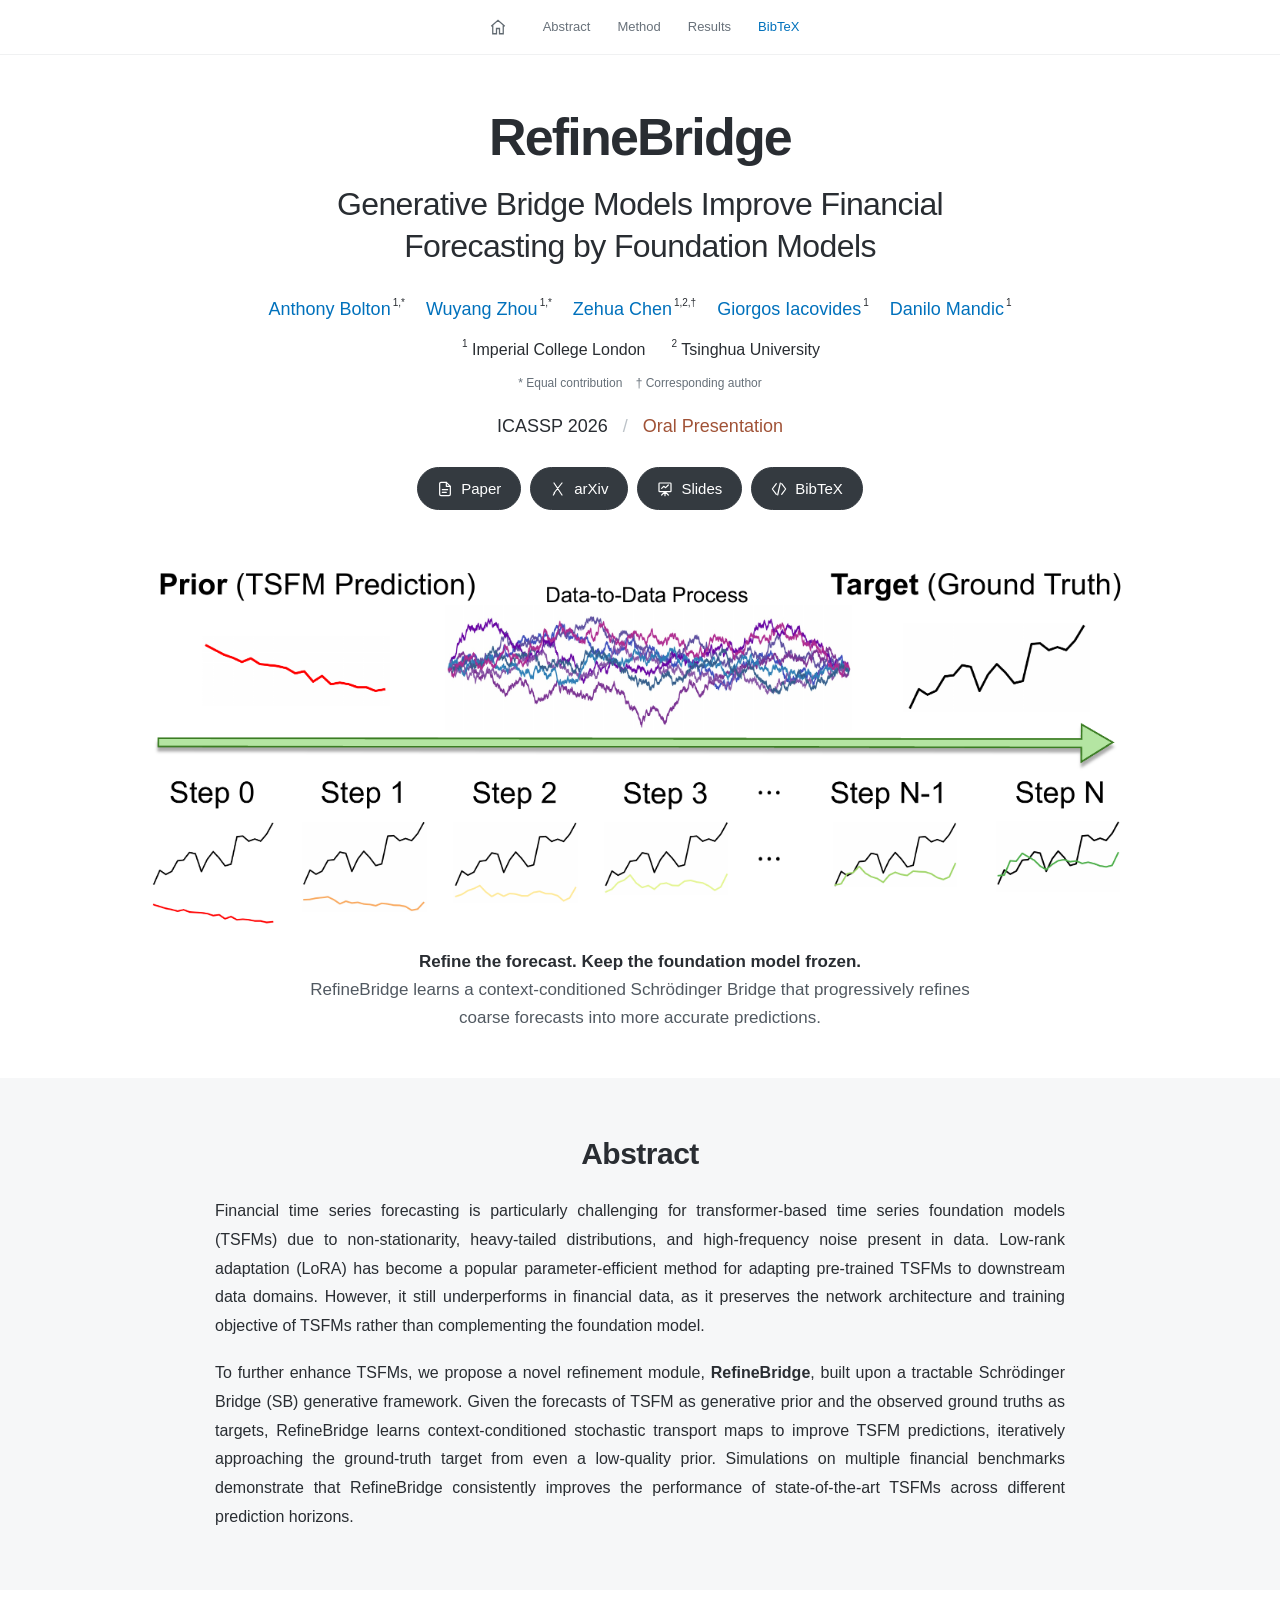
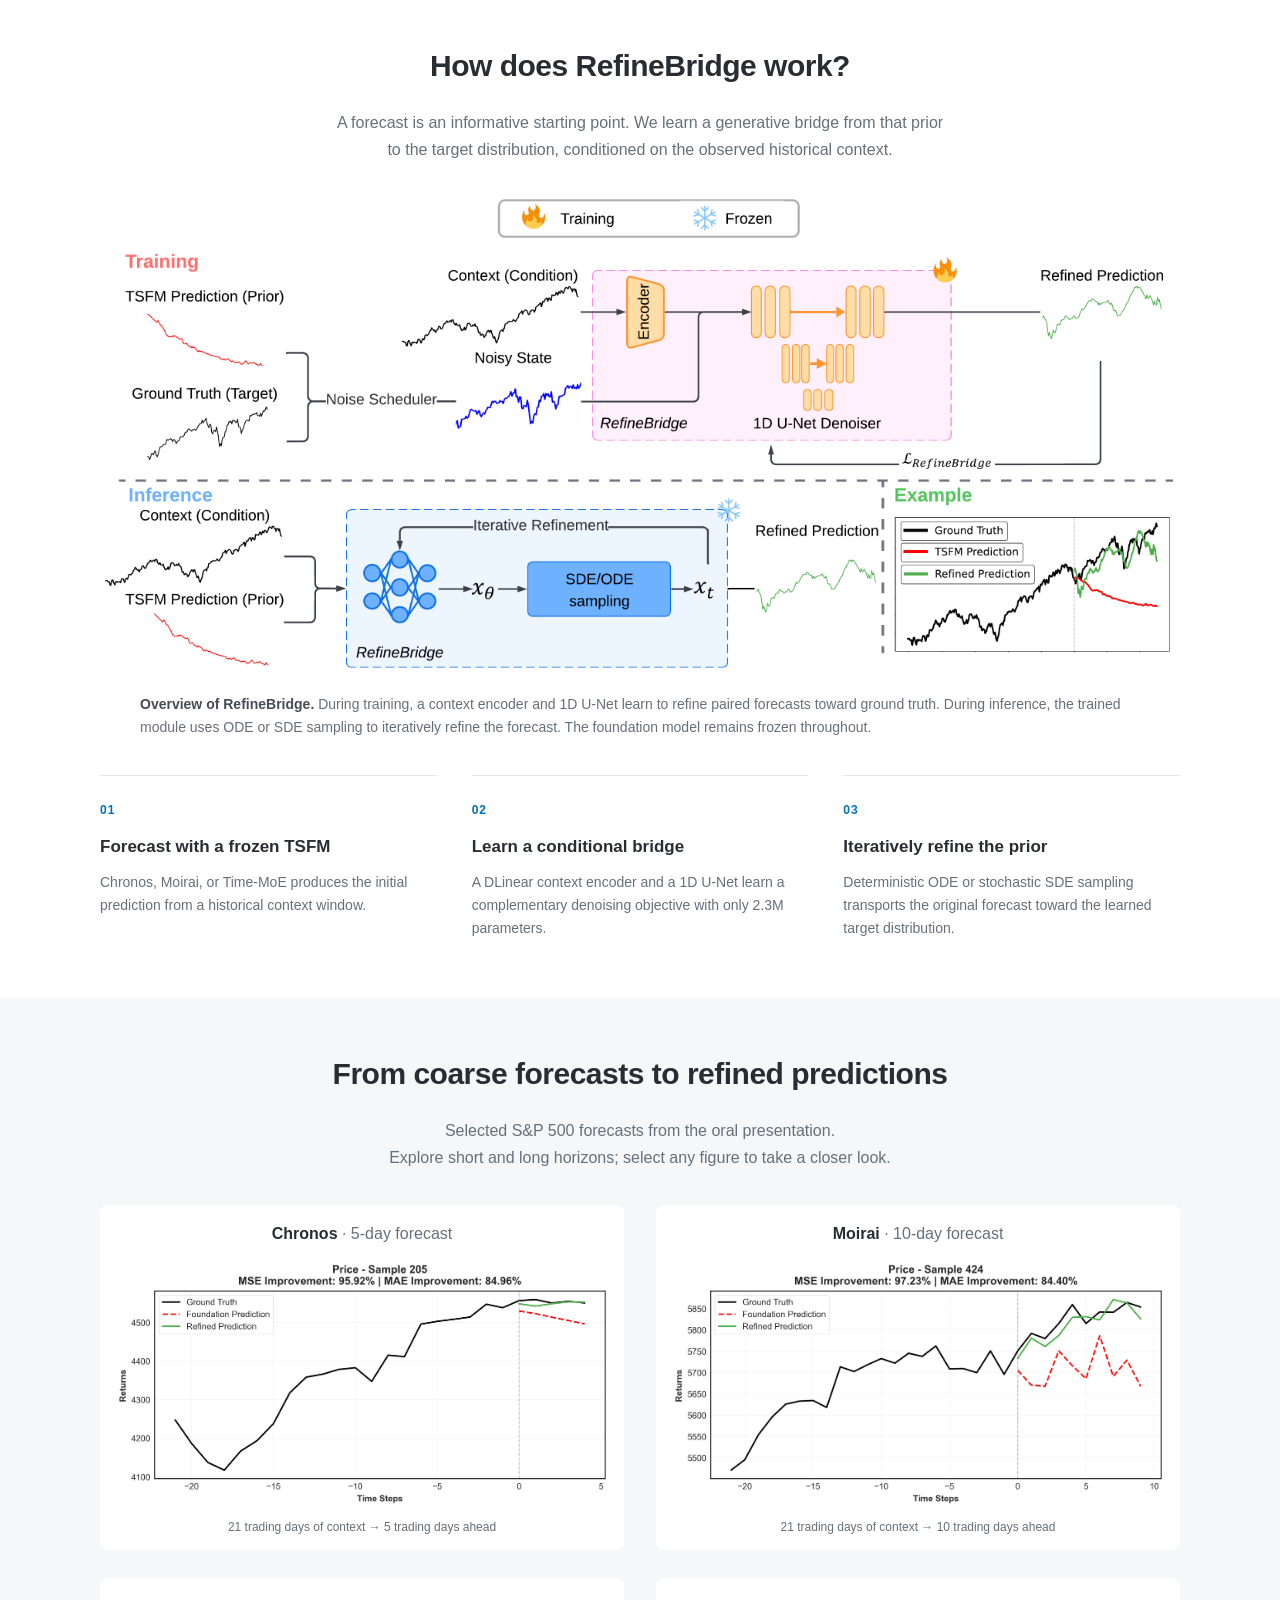
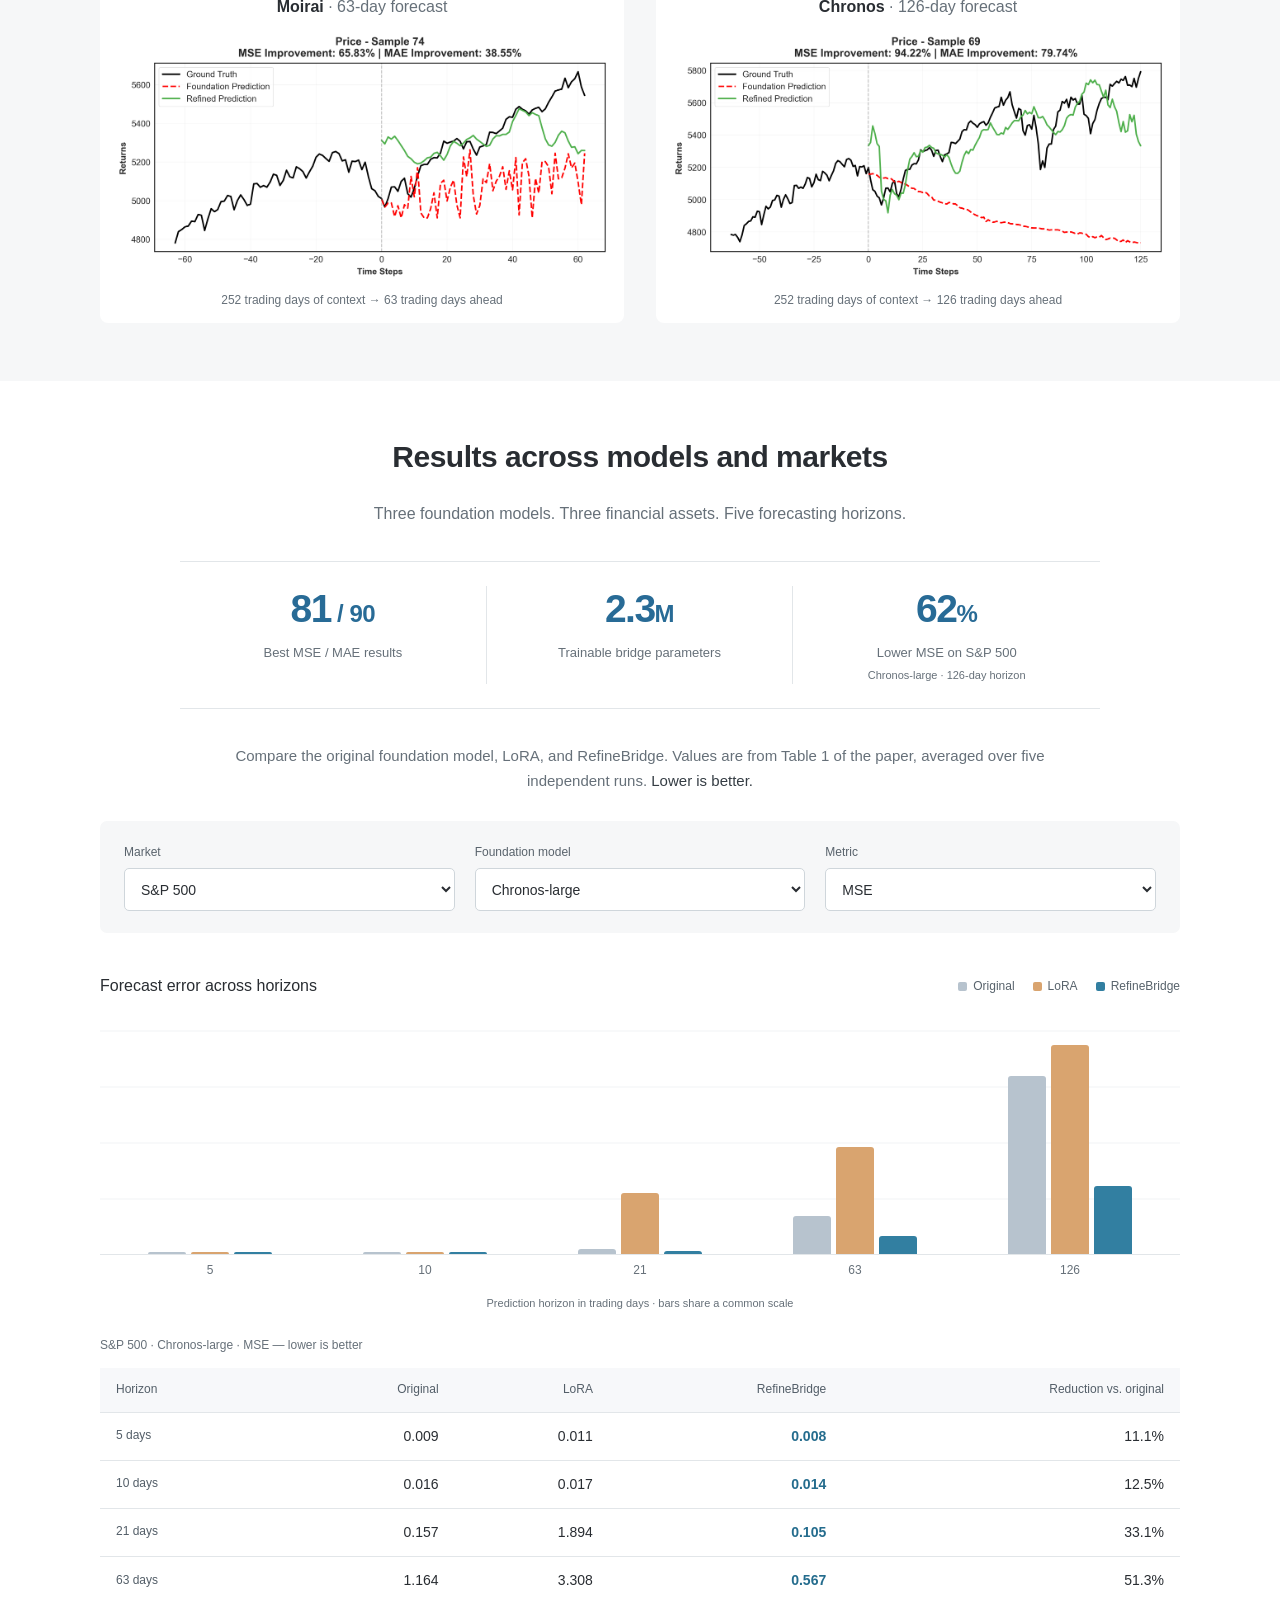
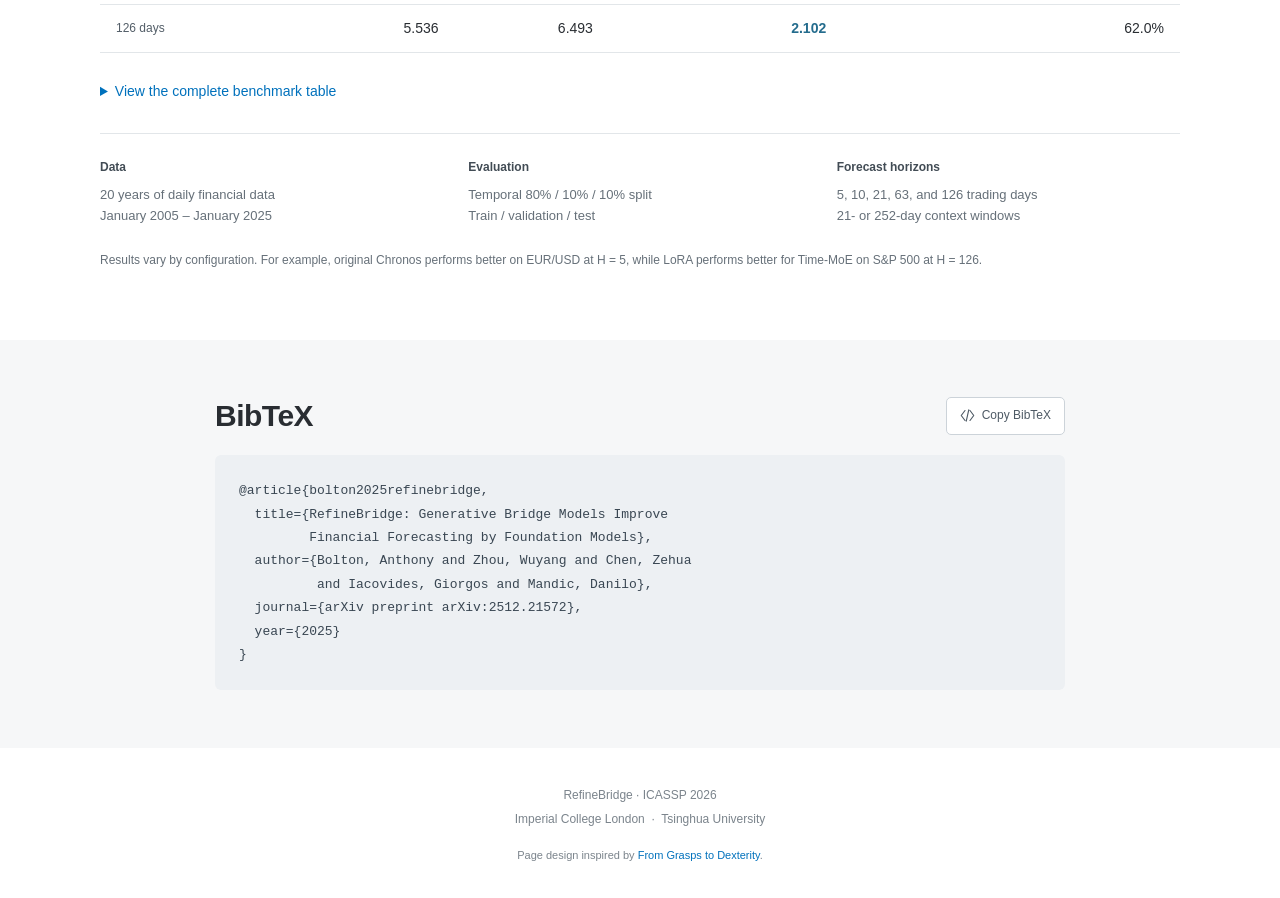
<file: refinebridge/index.html>
<!doctype html>
<html lang="en">
<head>
<meta charset="utf-8">
<meta name="viewport" content="width=device-width, initial-scale=1">
<meta name="robots" content="noindex, nofollow, noimageindex">
<title>RefineBridge: Generative Bridge Models Improve Financial Forecasting by Foundation Models</title>
<meta name="description" content="RefineBridge is a lightweight Schrödinger Bridge module that refines financial forecasts from frozen time series foundation models. ICASSP 2026 Oral.">
<meta property="og:title" content="RefineBridge — Financial Forecasting with Generative Bridges">
<meta property="og:description" content="Refine the forecast. Keep the foundation model frozen. ICASSP 2026 Oral.">
<meta property="og:image" content="static/images/bridge-overview.png">
<meta name="theme-color" content="#ffffff">
<link rel="icon" href="static/images/favicon.svg" type="image/svg+xml">
<link rel="stylesheet" href="static/css/project.css">
<script src="static/js/results-data.js" defer></script>
<script src="static/js/project.js" defer></script>
</head>
<body>
<a class="skip" href="#abstract">Skip to content</a>
<header class="topbar"><a class="home" href="../" aria-label="Anthony Bolton’s homepage"><svg viewBox="0 0 24 24" fill="none" stroke="currentColor" stroke-width="1.7" aria-hidden="true"><path d="m3 11 9-8 9 8M5 10v11h5v-7h4v7h5V10"/></svg></a><nav aria-label="Project sections"><a href="#abstract">Abstract</a><a href="#method">Method</a><a href="#results">Results</a><a href="#citation">BibTeX</a></nav></header>
<main>
<section class="hero wrap" aria-labelledby="project-title">
<h1 id="project-title"><span class="project-name">RefineBridge</span><span class="title-rest">Generative Bridge Models Improve Financial<br class="wide-break"> Forecasting by Foundation Models</span></h1>
<div class="authors"><span><a href="../">Anthony Bolton</a><sup>1,*</sup></span><span>Wuyang Zhou<sup>1,*</sup></span><span>Zehua Chen<sup>1,2,†</sup></span><span>Giorgos Iacovides<sup>1</sup></span><span><a href="https://scholar.google.com/citations?user=hcxWZkcAAAAJ&amp;hl=en" target="_blank" rel="noopener">Danilo Mandic</a><sup>1</sup></span></div>
<p class="affiliations"><span><sup>1</sup> Imperial College London</span><span><sup>2</sup> Tsinghua University</span></p>
<p class="credits">* Equal contribution &nbsp;&nbsp; † Corresponding author</p>
<p class="venue">ICASSP 2026 <span class="venue-divider">/</span> <a href="https://www.cmsworkshops.com/ICASSP2026/view_paper.php?PaperNum=17833&amp;bare=1" target="_blank" rel="noopener">Oral Presentation</a></p>
<div class="resources"><a class="button" href="https://arxiv.org/pdf/2512.21572v2" target="_blank" rel="noopener"><svg viewBox="0 0 24 24" fill="none" stroke="currentColor" stroke-width="1.8" stroke-linecap="round" stroke-linejoin="round" aria-hidden="true"><path d="M14 2H6a2 2 0 0 0-2 2v16a2 2 0 0 0 2 2h12a2 2 0 0 0 2-2V8z"/><path d="M14 2v6h6M8 13h8M8 17h6"/></svg><span>Paper</span></a><a class="button" href="https://arxiv.org/abs/2512.21572" target="_blank" rel="noopener"><svg viewBox="0 0 24 24" fill="none" stroke="currentColor" stroke-width="1.8" stroke-linecap="round" stroke-linejoin="round" aria-hidden="true"><path d="m6 3 12 18M18 3 6 18M5 21l2-3"/></svg><span>arXiv</span></a><a class="button" href="static/pdf/RefineBridge_slides.pdf" target="_blank" rel="noopener"><svg viewBox="0 0 24 24" fill="none" stroke="currentColor" stroke-width="1.8" stroke-linecap="round" stroke-linejoin="round" aria-hidden="true"><rect x="3" y="3" width="18" height="13" rx="1"/><path d="m7 21 5-5 5 5M12 16v6M7 11l3-3 3 2 4-4"/></svg><span>Slides</span></a><a class="button" href="#citation"><svg viewBox="0 0 24 24" fill="none" stroke="currentColor" stroke-width="1.8" stroke-linecap="round" stroke-linejoin="round" aria-hidden="true"><path d="M8 4 2 12l6 8M16 4l6 8-6 8M14 3l-4 18"/></svg><span>BibTeX</span></a></div>
<figure class="teaser"><a class="zoom" href="static/images/bridge-overview.png"><img src="static/images/bridge-overview.png" width="2600" height="958" fetchpriority="high" alt="RefineBridge progressively transports a downward-trending TSFM forecast toward an upward-trending target through a learned Schrödinger Bridge."></a><figcaption><strong>Refine the forecast. Keep the foundation model frozen.</strong><br>RefineBridge learns a context-conditioned Schrödinger Bridge that progressively refines<br class="wide-break"> coarse forecasts into more accurate predictions.</figcaption></figure>
</section>
<section class="section shaded" id="abstract"><div class="reading"><h2>Abstract</h2><p>Financial time series forecasting is particularly challenging for transformer-based time series foundation models (TSFMs) due to non-stationarity, heavy-tailed distributions, and high-frequency noise present in data. Low-rank adaptation (LoRA) has become a popular parameter-efficient method for adapting pre-trained TSFMs to downstream data domains. However, it still underperforms in financial data, as it preserves the network architecture and training objective of TSFMs rather than complementing the foundation model.</p><p>To further enhance TSFMs, we propose a novel refinement module, <strong>RefineBridge</strong>, built upon a tractable Schrödinger Bridge (SB) generative framework. Given the forecasts of TSFM as generative prior and the observed ground truths as targets, RefineBridge learns context-conditioned stochastic transport maps to improve TSFM predictions, iteratively approaching the ground-truth target from even a low-quality prior. Simulations on multiple financial benchmarks demonstrate that RefineBridge consistently improves the performance of state-of-the-art TSFMs across different prediction horizons.</p></div></section>
<section class="section wrap" id="method"><h2>How does RefineBridge work?</h2><p class="section-intro">A forecast is an informative starting point. We learn a generative bridge from that prior<br class="wide-break"> to the target distribution, conditioned on the observed historical context.</p><figure class="method-figure"><a class="zoom" href="static/images/bridge-method.png"><img src="static/images/bridge-method.png" width="2800" height="1234" loading="lazy" alt="RefineBridge architecture: paired TSFM predictions and targets train a context encoder and 1D U-Net denoiser. At inference, a frozen bridge uses ODE or SDE sampling to refine the original prediction."></a><figcaption><strong>Overview of RefineBridge.</strong> During training, a context encoder and 1D U-Net learn to refine paired forecasts toward ground truth. During inference, the trained module uses ODE or SDE sampling to iteratively refine the forecast. The foundation model remains frozen throughout.</figcaption></figure>
<div class="steps"><article><span class="step-number">01</span><h3>Forecast with a frozen TSFM</h3><p>Chronos, Moirai, or Time-MoE produces the initial prediction from a historical context window.</p></article><article><span class="step-number">02</span><h3>Learn a conditional bridge</h3><p>A DLinear context encoder and a 1D U-Net learn a complementary denoising objective with only 2.3M parameters.</p></article><article><span class="step-number">03</span><h3>Iteratively refine the prior</h3><p>Deterministic ODE or stochastic SDE sampling transports the original forecast toward the learned target distribution.</p></article></div>
</section>
<section class="section shaded" id="examples"><div class="wrap"><h2>From coarse forecasts to refined predictions</h2><p class="section-intro">Selected S&amp;P 500 forecasts from the oral presentation.<br>Explore short and long horizons; select any figure to take a closer look.</p><div class="example-grid"><figure><h3>Chronos <span>· 5-day forecast</span></h3><a class="zoom" href="static/images/qual_01.png"><img src="static/images/qual_01.png" loading="lazy" alt="Chronos S&amp;P 500 forecast with 21 days of context and a 5-day horizon, comparing the original prediction, RefineBridge and ground truth."></a><figcaption>21 trading days of context → 5 trading days ahead</figcaption></figure><figure><h3>Moirai <span>· 10-day forecast</span></h3><a class="zoom" href="static/images/qual_02.png"><img src="static/images/qual_02.png" loading="lazy" alt="Moirai S&amp;P 500 forecast with 21 days of context and a 10-day horizon, comparing the original prediction, RefineBridge and ground truth."></a><figcaption>21 trading days of context → 10 trading days ahead</figcaption></figure><figure><h3>Moirai <span>· 63-day forecast</span></h3><a class="zoom" href="static/images/qual_03.png"><img src="static/images/qual_03.png" loading="lazy" alt="Moirai S&amp;P 500 forecast with 252 days of context and a 63-day horizon, comparing the original prediction, RefineBridge and ground truth."></a><figcaption>252 trading days of context → 63 trading days ahead</figcaption></figure><figure><h3>Chronos <span>· 126-day forecast</span></h3><a class="zoom" href="static/images/qual_04.png"><img src="static/images/qual_04.png" loading="lazy" alt="Chronos S&amp;P 500 forecast with 252 days of context and a 126-day horizon, comparing the original prediction, RefineBridge and ground truth."></a><figcaption>252 trading days of context → 126 trading days ahead</figcaption></figure></div></div></section>
<section class="section wrap" id="results"><h2>Results across models and markets</h2><p class="section-intro">Three foundation models. Three financial assets. Five forecasting horizons.</p><div class="stats"><div><strong>81<span> / 90</span></strong><p>Best MSE / MAE results</p></div><div><strong>2.3<span>M</span></strong><p>Trainable bridge parameters</p></div><div><strong>62<span>%</span></strong><p>Lower MSE on S&amp;P 500<small>Chronos-large · 126-day horizon</small></p></div></div><p class="results-intro">Compare the original foundation model, LoRA, and RefineBridge. Values are from Table 1 of the paper, averaged over five independent runs. <strong>Lower is better.</strong></p><div id="explorer" hidden><div class="controls"><label>Market<select id="asset"><option>S&P 500</option><option>WTI</option><option>EUR/USD</option></select></label><label>Foundation model<select id="model"><option value="0">Chronos-large</option><option value="1">Moirai-large</option><option value="2">Time-MoE-base</option></select></label><label>Metric<select id="metric"><option value="0">MSE</option><option value="1">MAE</option></select></label></div><div class="chart-header"><h3 id="chart-title">Forecast error across horizons</h3><div class="legend"><span class="original">Original</span><span class="lora">LoRA</span><span class="bridge">RefineBridge</span></div></div><div id="chart" class="chart" role="img" aria-label="Forecast error comparison"></div><p class="chart-note">Prediction horizon in trading days · bars share a common scale</p><div class="table-scroll"><table id="selected-results"><caption id="selected-caption"></caption><thead><tr><th scope="col">Horizon</th><th scope="col">Original</th><th scope="col">LoRA</th><th scope="col">RefineBridge</th><th scope="col">Reduction vs. original</th></tr></thead><tbody></tbody></table></div></div><details class="full-results"><summary>View the complete benchmark table</summary><div class="table-scroll" tabindex="0" role="region" aria-label="Full benchmark table"><table class="results">
      <caption class="sr-only">Forecasting MSE and MAE for Chronos-large, Moirai-large and Time-MoE-base on S&amp;P 500, WTI and EUR/USD at horizons 5, 10, 21, 63 and 126, comparing the original frozen model, LoRA fine-tuning and RefineBridge.</caption>
      <thead>
        <tr class="models">
          <th class="asset" rowspan="3" scope="col">Asset</th>
          <th rowspan="3" scope="col"><em>H</em></th>
          <th colspan="6" scope="colgroup">Chronos<small>large</small></th>
          <th colspan="6" scope="colgroup" class="grp">Moirai<small>large</small></th>
          <th colspan="6" scope="colgroup" class="grp">Time-MoE<small>base</small></th>
        </tr>
        <tr class="methods">
          <th colspan="2" scope="colgroup">Original</th>
          <th colspan="2" scope="colgroup">LoRA</th>
          <th colspan="2" scope="colgroup" class="ours">RefineBridge</th>
          <th colspan="2" scope="colgroup" class="grp">Original</th>
          <th colspan="2" scope="colgroup">LoRA</th>
          <th colspan="2" scope="colgroup" class="ours">RefineBridge</th>
          <th colspan="2" scope="colgroup" class="grp">Original</th>
          <th colspan="2" scope="colgroup">LoRA</th>
          <th colspan="2" scope="colgroup" class="ours">RefineBridge</th>
        </tr>
        <tr class="metrics">
          <th scope="col">MSE</th><th scope="col">MAE</th><th scope="col">MSE</th><th scope="col">MAE</th><th scope="col">MSE</th><th scope="col">MAE</th>
          <th scope="col" class="grp">MSE</th><th scope="col">MAE</th><th scope="col">MSE</th><th scope="col">MAE</th><th scope="col">MSE</th><th scope="col">MAE</th>
          <th scope="col" class="grp">MSE</th><th scope="col">MAE</th><th scope="col">MSE</th><th scope="col">MAE</th><th scope="col">MSE</th><th scope="col">MAE</th>
        </tr>
      </thead>
      <tbody>
        <tr><th class="asset" scope="rowgroup" rowspan="5">S&amp;P&nbsp;500</th><td class="h">5</td><td class="second">0.009</td><td class="second">0.075</td><td>0.011</td><td>0.078</td><td class="best ours">0.008</td><td class="best ours">0.067</td><td class="grp second">0.016</td><td class="second">0.095</td><td>0.023</td><td>0.110</td><td class="best ours">0.008</td><td class="best ours">0.069</td><td class="grp">0.012</td><td>0.088</td><td class="second">0.011</td><td class="second">0.079</td><td class="best ours">0.009</td><td class="best ours">0.073</td></tr>
        <tr><td class="h">10</td><td class="second">0.016</td><td>0.101</td><td>0.017</td><td class="second">0.099</td><td class="best ours">0.014</td><td class="best ours">0.092</td><td class="grp second">0.021</td><td class="second">0.111</td><td>0.026</td><td>0.122</td><td class="best ours">0.017</td><td class="best ours">0.098</td><td class="grp">0.022</td><td>0.121</td><td class="best">0.017</td><td class="best">0.103</td><td class="second ours">0.018</td><td class="second ours">0.105</td></tr>
        <tr><td class="h">21</td><td class="second">0.157</td><td class="second">0.324</td><td>1.894</td><td>1.339</td><td class="best ours">0.105</td><td class="best ours">0.260</td><td class="grp second">0.115</td><td class="second">0.267</td><td>0.898</td><td>0.329</td><td class="best ours">0.103</td><td class="best ours">0.251</td><td class="grp second">0.357</td><td class="second">0.491</td><td>1.330</td><td>1.098</td><td class="best ours">0.279</td><td class="best ours">0.426</td></tr>
        <tr><td class="h">63</td><td class="second">1.164</td><td class="second">0.894</td><td>3.308</td><td>1.025</td><td class="best ours">0.567</td><td class="best ours">0.601</td><td class="grp second">0.388</td><td class="second">0.487</td><td>3.972</td><td>1.906</td><td class="best ours">0.297</td><td class="best ours">0.427</td><td class="grp">2.542</td><td>1.391</td><td class="second">2.293</td><td class="second">1.389</td><td class="best ours">1.328</td><td class="best ours">1.007</td></tr>
        <tr class="block-end"><td class="h">126</td><td class="second">5.536</td><td class="second">2.026</td><td>6.493</td><td>2.457</td><td class="best ours">2.102</td><td class="best ours">1.207</td><td class="grp second">1.566</td><td class="second">0.996</td><td>5.550</td><td>2.188</td><td class="best ours">0.764</td><td class="best ours">0.691</td><td class="grp">9.257</td><td>2.761</td><td class="best">2.511</td><td class="best">1.326</td><td class="second ours">3.338</td><td class="second ours">1.603</td></tr>
        <tr><th class="asset" scope="rowgroup" rowspan="5">WTI</th><td class="h">5</td><td class="second">0.175</td><td class="second">0.319</td><td>0.252</td><td>0.373</td><td class="best ours">0.146</td><td class="best ours">0.293</td><td class="grp">0.351</td><td>0.447</td><td class="second">0.291</td><td class="second">0.412</td><td class="best ours">0.178</td><td class="best ours">0.321</td><td class="grp second">0.198</td><td>0.343</td><td>0.202</td><td class="second">0.341</td><td class="best ours">0.146</td><td class="best ours">0.295</td></tr>
        <tr><td class="h">10</td><td class="second">0.278</td><td class="second">0.410</td><td>0.445</td><td>0.497</td><td class="best ours">0.232</td><td class="best ours">0.373</td><td class="grp">0.554</td><td>0.574</td><td class="second">0.458</td><td class="second">0.522</td><td class="best ours">0.280</td><td class="best ours">0.408</td><td class="grp second">0.313</td><td class="second">0.438</td><td>0.319</td><td>0.441</td><td class="best ours">0.237</td><td class="best ours">0.378</td></tr>
        <tr><td class="h">21</td><td class="second">0.407</td><td class="second">0.503</td><td>0.586</td><td>0.627</td><td class="best ours">0.335</td><td class="best ours">0.469</td><td class="grp second">0.409</td><td class="second">0.502</td><td>1.338</td><td>0.965</td><td class="best ours">0.325</td><td class="best ours">0.458</td><td class="grp second">0.370</td><td class="second">0.478</td><td>0.395</td><td>0.501</td><td class="best ours">0.316</td><td class="best ours">0.457</td></tr>
        <tr><td class="h">63</td><td>0.907</td><td>0.771</td><td class="second">0.819</td><td class="best">0.715</td><td class="best ours">0.774</td><td class="second ours">0.721</td><td class="grp second">1.338</td><td class="second">0.943</td><td>3.319</td><td>1.505</td><td class="best ours">0.891</td><td class="best ours">0.769</td><td class="grp">2.092</td><td>1.223</td><td class="second">1.897</td><td class="second">1.134</td><td class="best ours">0.928</td><td class="best ours">0.798</td></tr>
        <tr class="block-end"><td class="h">126</td><td class="second">1.100</td><td class="second">0.844</td><td>1.176</td><td>0.876</td><td class="best ours">0.844</td><td class="best ours">0.742</td><td class="grp second">1.813</td><td class="second">1.047</td><td>2.174</td><td>1.190</td><td class="best ours">1.072</td><td class="best ours">0.863</td><td class="grp">4.010</td><td class="second">1.523</td><td class="second">3.630</td><td>1.569</td><td class="best ours">1.160</td><td class="best ours">0.904</td></tr>
        <tr><th class="asset" scope="rowgroup" rowspan="5">EUR/USD</th><td class="h">5</td><td class="best">0.295</td><td class="best">0.418</td><td class="second">0.315</td><td class="second">0.432</td><td class="ours">0.333</td><td class="ours">0.443</td><td class="grp">0.627</td><td>0.629</td><td class="second">0.596</td><td class="second">0.619</td><td class="best ours">0.327</td><td class="best ours">0.447</td><td class="grp">0.419</td><td>0.500</td><td class="second">0.372</td><td class="second">0.476</td><td class="best ours">0.339</td><td class="best ours">0.453</td></tr>
        <tr><td class="h">10</td><td class="second">0.555</td><td class="second">0.584</td><td>0.631</td><td>0.593</td><td class="best ours">0.509</td><td class="best ours">0.557</td><td class="grp">1.093</td><td>0.845</td><td class="second">0.917</td><td class="second">0.779</td><td class="best ours">0.567</td><td class="best ours">0.599</td><td class="grp">0.786</td><td>0.696</td><td class="second">0.756</td><td class="second">0.685</td><td class="best ours">0.566</td><td class="best ours">0.597</td></tr>
        <tr><td class="h">21</td><td class="second">1.017</td><td class="second">0.802</td><td>1.347</td><td>0.896</td><td class="best ours">0.888</td><td class="best ours">0.756</td><td class="grp second">1.052</td><td class="second">0.801</td><td>1.733</td><td>1.030</td><td class="best ours">0.897</td><td class="best ours">0.748</td><td class="grp">1.224</td><td>0.891</td><td class="best">1.018</td><td class="best">0.773</td><td class="second ours">1.043</td><td class="second ours">0.806</td></tr>
        <tr><td class="h">63</td><td class="second">3.381</td><td class="second">1.404</td><td>8.423</td><td>2.119</td><td class="best ours">1.596</td><td class="best ours">0.966</td><td class="grp second">3.263</td><td class="second">1.298</td><td>4.872</td><td>1.714</td><td class="best ours">1.730</td><td class="best ours">1.008</td><td class="grp second">4.626</td><td class="second">1.614</td><td>4.683</td><td>1.801</td><td class="best ours">1.951</td><td class="best ours">1.047</td></tr>
        <tr class="block-end"><td class="h">126</td><td class="second">3.328</td><td class="second">1.384</td><td>4.833</td><td>1.736</td><td class="best ours">1.702</td><td class="best ours">1.004</td><td class="grp second">2.621</td><td class="second">1.267</td><td>6.181</td><td>2.066</td><td class="best ours">1.272</td><td class="best ours">0.852</td><td class="grp second">2.956</td><td class="second">1.284</td><td>6.405</td><td>2.067</td><td class="best ours">1.458</td><td class="best ours">0.953</td></tr>
      </tbody>
      <tfoot>
        <tr>
          <td class="asset">1<sup>st</sup> count</td><td></td>
          <td colspan="2">2</td><td colspan="2">1</td><td colspan="2" class="ours">27</td>
          <td colspan="2" class="grp">0</td><td colspan="2">0</td><td colspan="2" class="ours">30</td>
          <td colspan="2" class="grp">0</td><td colspan="2">6</td><td colspan="2" class="ours">24</td>
        </tr>
      </tfoot>
    </table></div></details><div class="protocol"><p><strong>Data</strong>20 years of daily financial data<br>January 2005 – January 2025</p><p><strong>Evaluation</strong>Temporal 80% / 10% / 10% split<br>Train / validation / test</p><p><strong>Forecast horizons</strong>5, 10, 21, 63, and 126 trading days<br>21- or 252-day context windows</p></div><p class="caveat">Results vary by configuration. For example, original Chronos performs better on EUR/USD at H = 5, while LoRA performs better for Time-MoE on S&amp;P 500 at H = 126.</p></section>
<section class="section shaded" id="citation"><div class="reading"><div class="citation-head"><h2>BibTeX</h2><button class="copy-button" id="copy" type="button"><svg viewBox="0 0 24 24" fill="none" stroke="currentColor" stroke-width="1.8" stroke-linecap="round" stroke-linejoin="round" aria-hidden="true"><path d="M8 4 2 12l6 8M16 4l6 8-6 8M14 3l-4 18"/></svg> Copy BibTeX</button></div><pre id="bib">@article{bolton2025refinebridge,
  title={RefineBridge: Generative Bridge Models Improve
         Financial Forecasting by Foundation Models},
  author={Bolton, Anthony and Zhou, Wuyang and Chen, Zehua
          and Iacovides, Giorgos and Mandic, Danilo},
  journal={arXiv preprint arXiv:2512.21572},
  year={2025}
}</pre><p id="copy-status" role="status" aria-live="polite"></p></div></section>
</main>
<footer><p>RefineBridge · ICASSP 2026</p><p>Imperial College London &nbsp;·&nbsp; Tsinghua University</p><p class="template-credit">Page design inspired by <a href="https://yingyuan0414.github.io/grasp2dexterity/" target="_blank" rel="noopener">From Grasps to Dexterity</a>.</p></footer>
<dialog id="viewer" aria-label="Expanded research figure"><button id="close-viewer" type="button" aria-label="Close figure">Close ×</button><img id="viewer-image" alt=""></dialog>
</body></html>
</file>
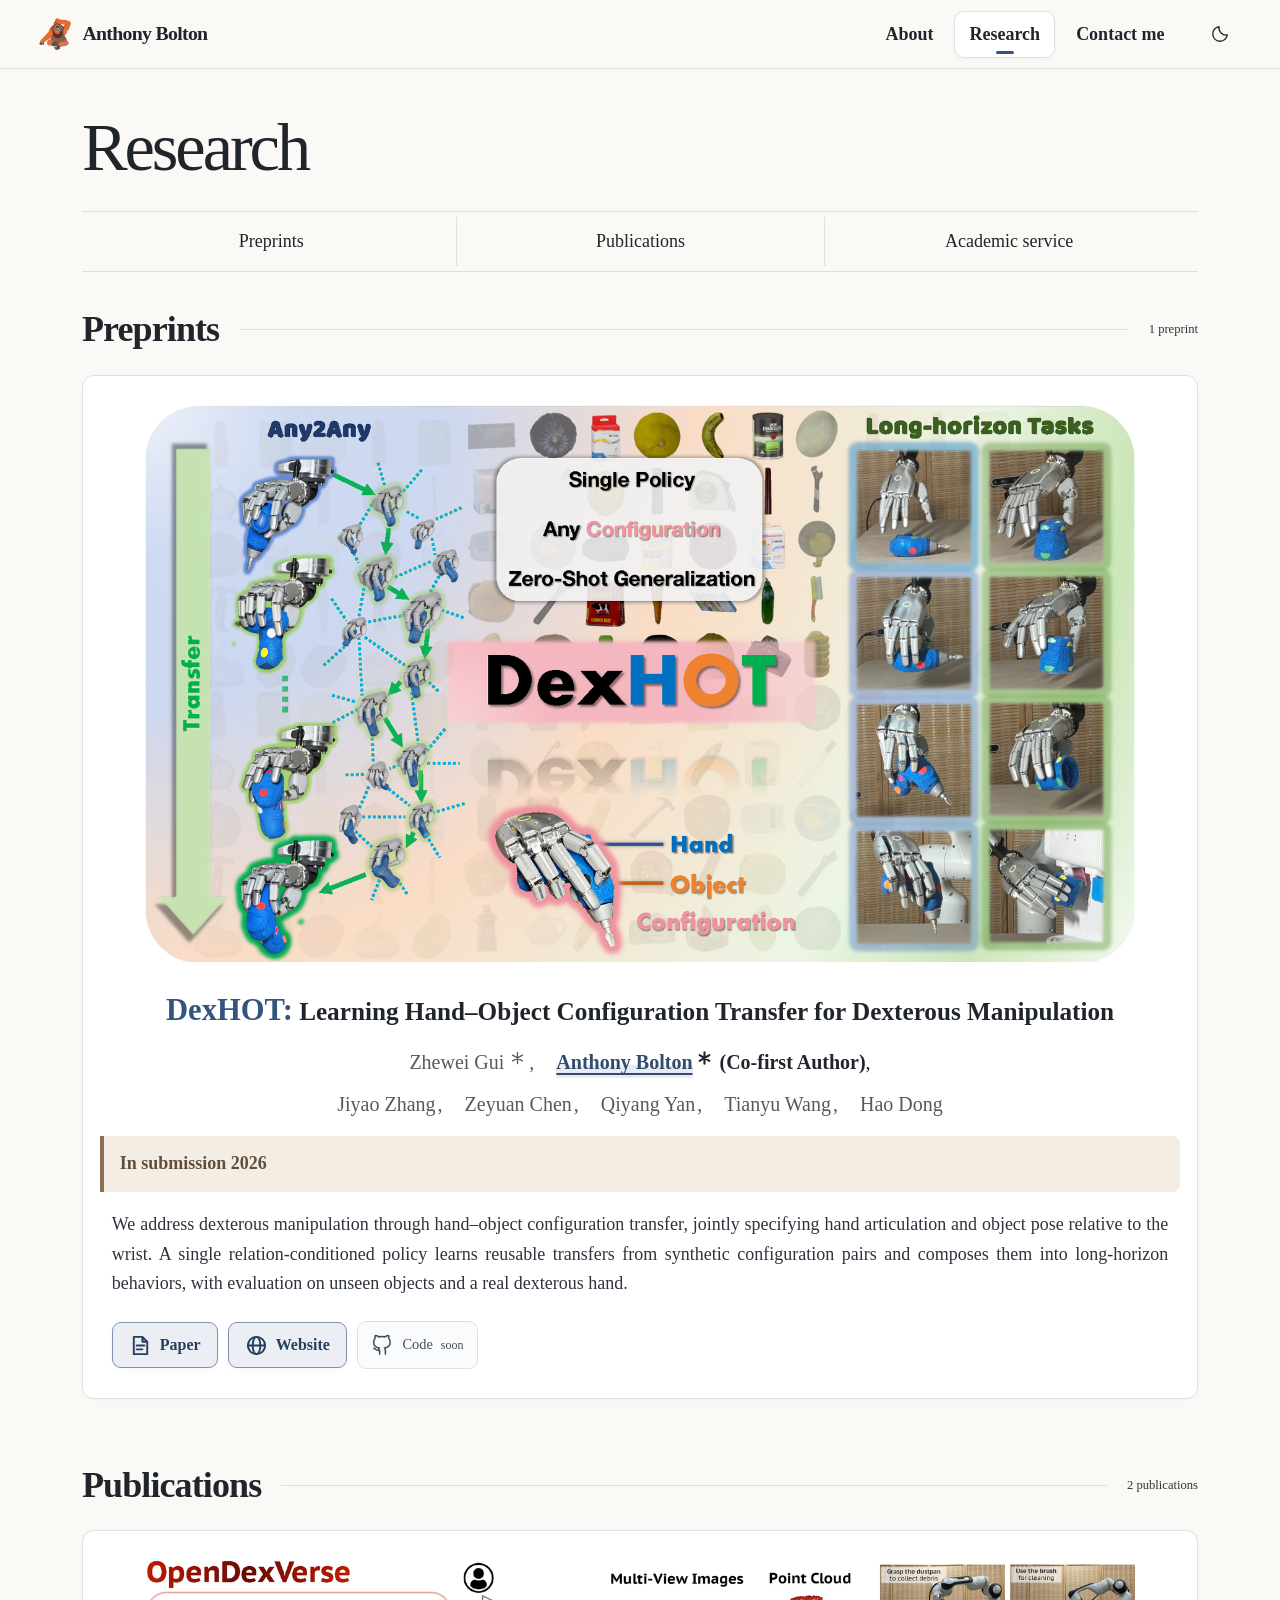
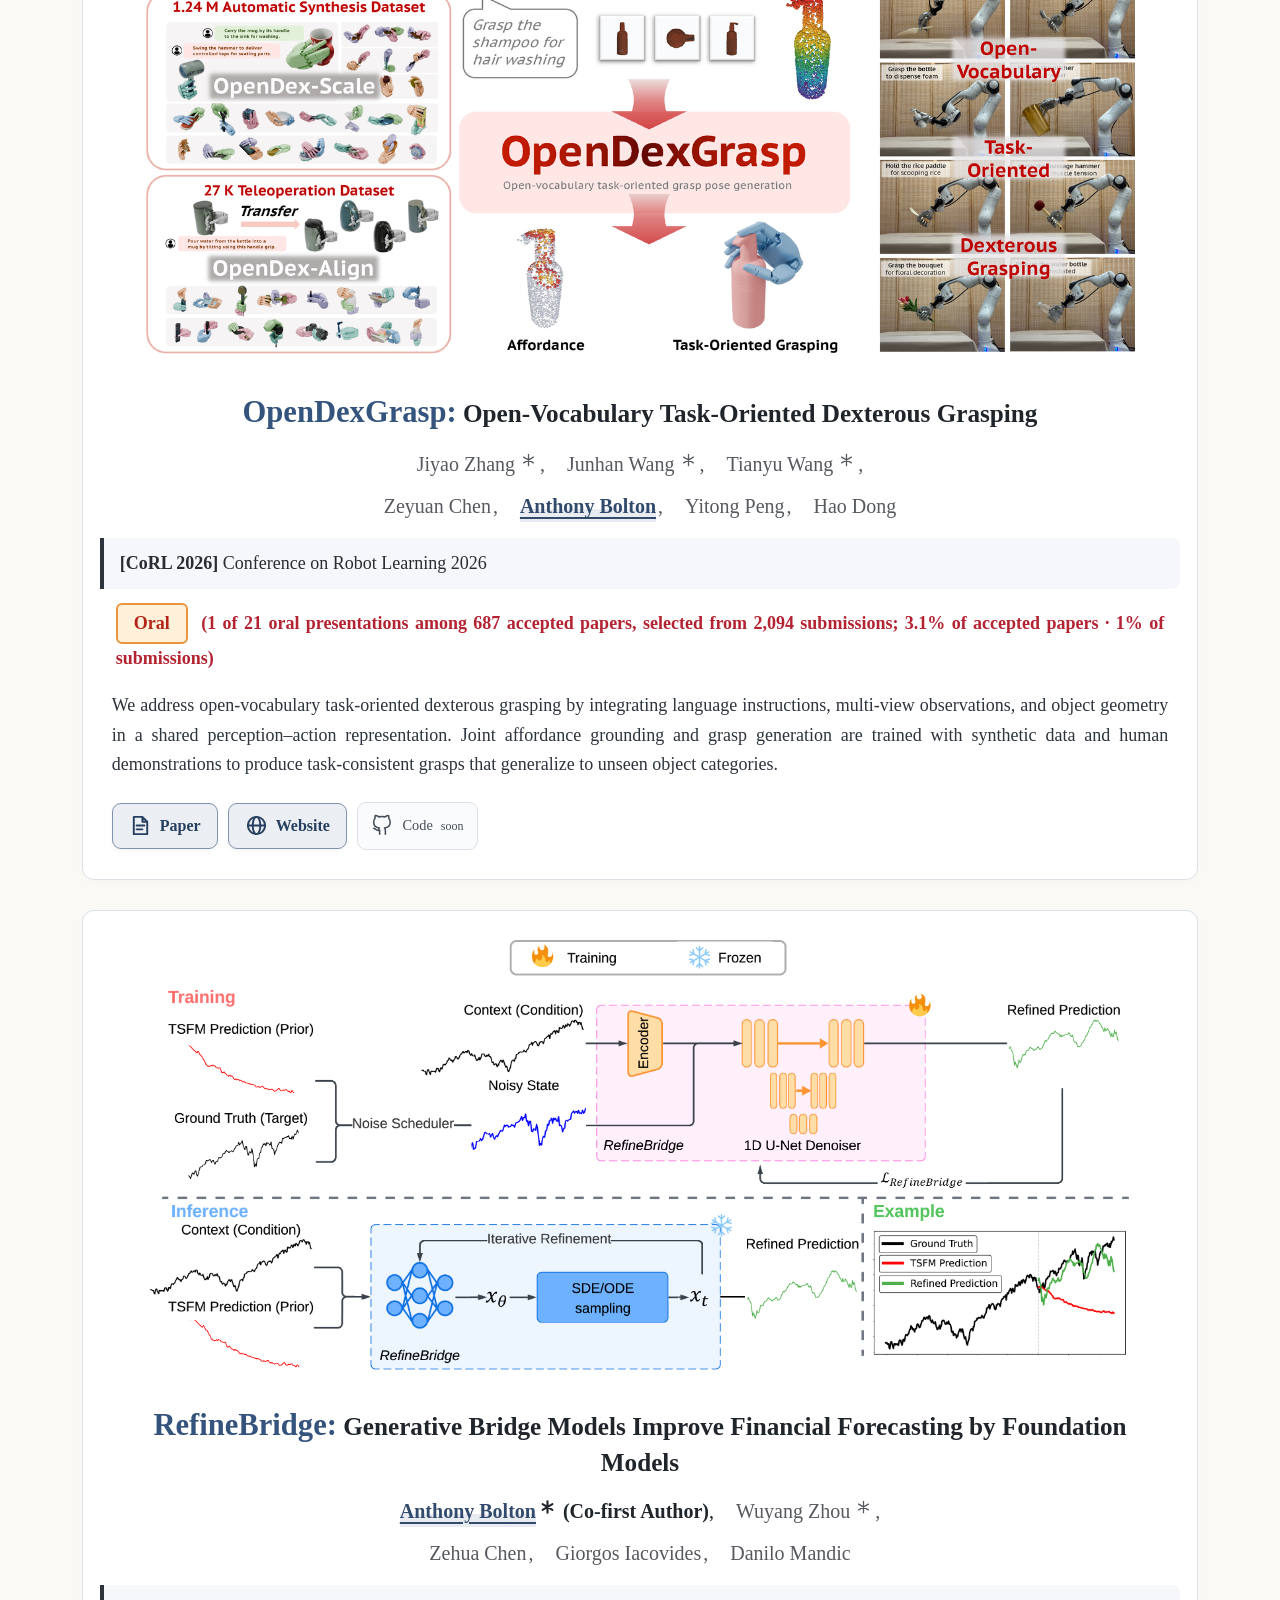
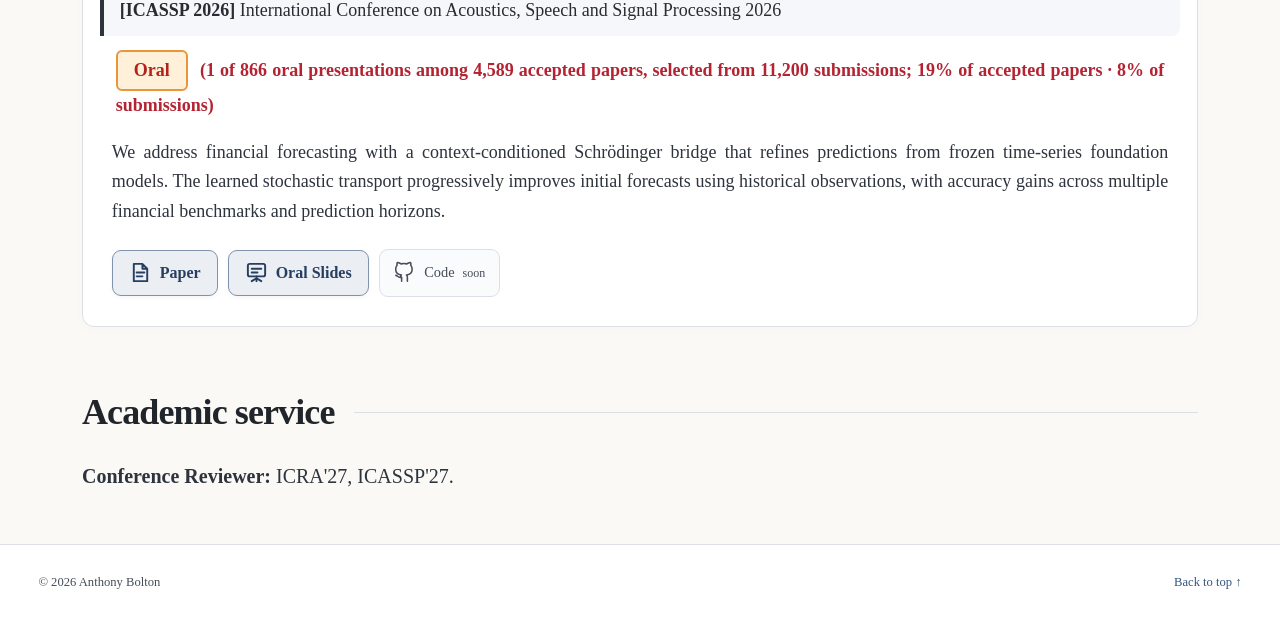
<file: research.html>
<!DOCTYPE html>
<html lang="en" data-theme="light" data-accent="muted-navy" data-font="georgia" data-about-style="glass" data-logo="final" data-photo-note="corner">
<head>
  <meta name="robots" content="noindex, nofollow, noimageindex" />
  <meta charset="UTF-8" />
  <meta name="viewport" content="width=device-width, initial-scale=1" />
  <meta name="color-scheme" content="light dark" />
  <title>Research — Anthony Bolton</title>
  <meta name="description" content="Research preprints, publications, and academic service by Anthony Bolton." />
  <meta name="author" content="Anthony Bolton" />
  <meta property="og:title" content="Research — Anthony Bolton" />
  <meta property="og:description" content="Research preprints, publications, and academic service by Anthony Bolton." />
  <meta property="og:type" content="website" />
  <meta property="og:image" content="assets/img/profile-current.jpg" />
  <meta name="twitter:card" content="summary" />
  <script>
    (function () {
      try {
        var theme = localStorage.getItem('theme');
        if (theme !== 'dark' && theme !== 'light') {
          theme = 'light';
        }
        document.documentElement.setAttribute('data-theme', theme);
        var params = new URLSearchParams(window.location.search);
        var savedAccent = params.get('color') || localStorage.getItem('site-accent');
        if (['muted-navy', 'original-blue', 'slate-blue', 'steel-blue', 'denim', 'midnight'].indexOf(savedAccent) !== -1) document.documentElement.setAttribute('data-accent', savedAccent);
        var aboutStyle = params.get('about');
        if (['panel', 'glass', 'fade'].indexOf(aboutStyle) !== -1) document.documentElement.setAttribute('data-about-style', aboutStyle);
        var photoNote = params.get('photo-note');
        if (['corner', 'margin', 'film', 'rule', 'vertical'].indexOf(photoNote) !== -1) document.documentElement.setAttribute('data-photo-note', photoNote);
        var logo = params.get('logo');
        if (['final', 'editorial', 'geometric', 'orbit', 'ligature', 'aperture', 'ribbon', 'seal', 'blueprint'].indexOf(logo) !== -1) document.documentElement.setAttribute('data-logo', logo);
      } catch (e) {}
    })();
  </script>
  <link rel="icon" type="image/svg+xml" href="assets/img/orangutan.svg?v=2" id="siteFavicon" />
  <link rel="stylesheet" href="assets/css/site.css?v=timeline8" />
  <link rel="stylesheet" href="assets/css/photo-credit.css?v=3" />
  <link rel="stylesheet" href="assets/css/photo-viewer.css?v=1" />
  <link rel="stylesheet" href="assets/css/author-markers.css?v=5" />
  <link rel="stylesheet" href="assets/css/readability.css?v=15" />
  <link rel="stylesheet" href="assets/css/lake-fade.css?v=5" />
  <link rel="stylesheet" href="assets/css/research-page.css?v=8" />
  <link rel="stylesheet" href="assets/css/desktop-scale.css?v=3" />
  <link rel="stylesheet" href="assets/css/mobile.css?v=1" />
  <link rel="stylesheet" href="assets/css/contact.css?v=5" />
  <script src="assets/js/contact.js?v=2" defer></script>
  <script src="assets/js/main.js?v=marks10" defer></script>
  <script src="assets/js/interactions.js?v=contacts5" defer></script>
  <script src="assets/js/photo-viewer.js?v=1" defer></script>
  <link rel="stylesheet" href="assets/css/section-refinements.css?v=26" />
  <link rel="stylesheet" href="assets/css/research-layout.css?v=28" />
  <link rel="stylesheet" href="assets/css/phone-density.css?v=6" />
</head>
<body id="top" class="research-page">
  <svg width="0" height="0" class="logo-filter" aria-hidden="true"><defs><filter id="remove-logo-white" color-interpolation-filters="sRGB"><feColorMatrix type="matrix" values="1 0 0 0 0  0 1 0 0 0  0 0 1 0 0  -1 -1 -1 0 3"/><feComposite in2="SourceAlpha" operator="in"/></filter></defs></svg>
  <a class="skip-link" href="#main">Skip to content</a>
  <header class="nav">
    <div class="nav__inner container">
      <a class="nav__brand" href="./" aria-label="Anthony Bolton, home"><span class="nav__monogram" aria-hidden="true"><img src="assets/img/orangutan.svg?v=2" data-logo-image alt="" width="38" height="38" /></span><span>Anthony Bolton</span></a>
      <div class="nav__right">
        <nav class="nav__links" id="primaryNav" aria-label="Primary navigation">
          <a href="./#about">About</a>
          <a href="research.html" class="is-active" aria-current="page">Research</a>
          <a href="mailto:anthebol@outlook.com" id="contactHubOpen" aria-haspopup="dialog" aria-controls="contactHub">Contact me</a>
        </nav>
        <button class="theme-toggle" id="themeToggle" type="button" aria-label="Switch to dark mode" title="Switch to dark mode" aria-pressed="false">
          <svg class="icon-moon" viewBox="0 0 24 24" aria-hidden="true"><path d="M20.8 13.2A8.8 8.8 0 0 1 10.8 3.2 8.8 8.8 0 1 0 20.8 13.2Z"/></svg>
          <svg class="icon-sun" viewBox="0 0 24 24" aria-hidden="true"><circle cx="12" cy="12" r="4"/><path d="M12 2v2m0 16v2M2 12h2m16 0h2M4.9 4.9l1.4 1.4m11.4 11.4 1.4 1.4m0-14.2-1.4 1.4M6.3 17.7l-1.4 1.4"/></svg>
        </button>
        <button class="nav__toggle" id="navToggle" type="button" aria-label="Open menu" aria-controls="primaryNav" aria-expanded="false"><span></span><span></span></button>
      </div>
    </div>
  </header>

  <main id="main" class="container">
    <section id="publications" class="research-section section" aria-labelledby="research-title">
      <header class="research-masthead">
        <h1 id="research-title">Research</h1>
        <nav class="research-contents" aria-label="Research sections">
          <a href="#preprints-title">Preprints</a>
          <a href="#publications-title">Publications</a>
          <a href="#service-title">Academic service</a>
        </nav>
      </header>
      <section class="research-group" aria-labelledby="preprints-title"><h2 class="research-subtitle" id="preprints-title">Preprints<span class="research-section-count">1 preprint</span></h2>
      <ul class="pubs">
<li class="pub" id="dexhot">
            <a class="pub__media" href="assets/img/dexhot.png" target="_blank" rel="noopener" aria-label="View DexHOT figure at full size">
              <img src="assets/img/dexhot.png" alt="DexHOT teaser: transferring hand&ndash;object configurations for dexterous manipulation" loading="lazy" width="1600" height="900" />
                          <span class="pub__zoom" aria-hidden="true"><svg viewBox="0 0 24 24"><path d="M8 3H3v5m13-5h5v5M3 16v5h5m13-5v5h-5M3 3l6 6m12-6-6 6M3 21l6-6m12 6-6-6"/></svg></span>
            </a>
            <div class="pub__body">
              <h3 class="pub__title"><span class="pub__name">DexHOT:</span> Learning Hand&ndash;Object Configuration Transfer for Dexterous Manipulation</h3>
              <div class="pub__authors"><div class="author-row"><span class="author-credit"><span>Zhewei Gui</span><span class="author-marker author-marker--first" role="img" aria-label="Co-first Author" title="Co-first Author"><svg viewBox="0 0 24 24" aria-hidden="true"><path d="M12 4v16M5.1 8l13.8 8M5.1 16l13.8-8"/></svg></span></span><span class="author-credit author-credit--cofirst"><span class="author-identity"><span class="author-self">Anthony Bolton</span><span class="author-marker author-marker--first" role="img" aria-label="Co-first Author" title="Co-first Author"><svg viewBox="0 0 24 24" aria-hidden="true"><path d="M12 4v16M5.1 8l13.8 8M5.1 16l13.8-8"/></svg></span></span><strong class="author-role-note">(Co-first Author)</strong></span></div><div class="author-row"><span class="author-credit"><a href="https://jiyao06.github.io/" target="_blank" rel="noopener">Jiyao Zhang</a></span><span class="author-credit"><a href="https://chenzyn.github.io/" target="_blank" rel="noopener">Zeyuan Chen</a></span><span class="author-credit"><a href="https://qiyangyan.github.io/" target="_blank" rel="noopener">Qiyang Yan</a></span><span class="author-credit"><a href="https://tianyuwang01.github.io/" target="_blank" rel="noopener">Tianyu Wang</a></span><span class="author-credit"><a href="https://zsdonghao.github.io/" target="_blank" rel="noopener">Hao Dong</a></span></div></div>
              <p class="pub__venue">
                <span class="pub__badge pub__badge--muted">In submission 2026</span>
              </p>
              <p class="pub__desc">We address dexterous manipulation through hand–object configuration transfer, jointly specifying hand articulation and object pose relative to the wrist. A single relation-conditioned policy learns reusable transfers from synthetic configuration pairs and composes them into long-horizon behaviors, with evaluation on unseen objects and a real dexterous hand.</p>
              <p class="pub__links">
<a href="https://arxiv.org/abs/2611.05119" target="_blank" rel="noopener">Paper</a><a href="https://dex-hot.github.io/" target="_blank" rel="noopener">Website</a>
              <span class="resource-pending" aria-label="Code forthcoming">Code <small>soon</small></span></p>
            </div>
          </li>
</ul></section>
<section class="research-group" aria-labelledby="publications-title"><h2 class="research-subtitle" id="publications-title">Publications<span class="research-section-count">2 publications</span></h2><ul class="pubs">
<li class="pub" id="opendexgrasp">
            <a class="pub__media" href="assets/img/opendexgrasp.png" target="_blank" rel="noopener" aria-label="View OpenDexGrasp figure at full size">
              <img src="assets/img/opendexgrasp.png" alt="OpenDexGrasp teaser: open-vocabulary task-oriented dexterous grasp generation from language and multi-view input" loading="lazy" width="1600" height="652" />
                          <span class="pub__zoom" aria-hidden="true"><svg viewBox="0 0 24 24"><path d="M8 3H3v5m13-5h5v5M3 16v5h5m13-5v5h-5M3 3l6 6m12-6-6 6M3 21l6-6m12 6-6-6"/></svg></span>
            </a>
            <div class="pub__body">
              <h3 class="pub__title"><span class="pub__name">OpenDexGrasp:</span> Open-Vocabulary Task-Oriented Dexterous Grasping</h3>
              <div class="pub__authors"><div class="author-row"><span class="author-credit"><a href="https://jiyao06.github.io/" target="_blank" rel="noopener">Jiyao Zhang</a><span class="author-marker author-marker--first" role="img" aria-label="Co-first Author" title="Co-first Author"><svg viewBox="0 0 24 24" aria-hidden="true"><path d="M12 4v16M5.1 8l13.8 8M5.1 16l13.8-8"/></svg></span></span><span class="author-credit"><a href="https://haner-liveinlove.github.io/" target="_blank" rel="noopener">Junhan Wang</a><span class="author-marker author-marker--first" role="img" aria-label="Co-first Author" title="Co-first Author"><svg viewBox="0 0 24 24" aria-hidden="true"><path d="M12 4v16M5.1 8l13.8 8M5.1 16l13.8-8"/></svg></span></span><span class="author-credit"><a href="https://tianyuwang01.github.io/" target="_blank" rel="noopener">Tianyu Wang</a><span class="author-marker author-marker--first" role="img" aria-label="Co-first Author" title="Co-first Author"><svg viewBox="0 0 24 24" aria-hidden="true"><path d="M12 4v16M5.1 8l13.8 8M5.1 16l13.8-8"/></svg></span></span></div><div class="author-row"><span class="author-credit"><a href="https://chenzyn.github.io/" target="_blank" rel="noopener">Zeyuan Chen</a></span><span class="author-credit"><span class="author-self">Anthony Bolton</span></span><span class="author-credit"><span>Yitong Peng</span></span><span class="author-credit"><a href="https://zsdonghao.github.io/" target="_blank" rel="noopener">Hao Dong</a></span></div></div>
              <p class="pub__venue"><span class="conference-name"><strong class="conference-label">[CoRL 2026]</strong> Conference on Robot Learning 2026</span> <span class="oral-selection-row"><a class="oral-badge" href="https://arxiv.org/abs/2609.18117" target="_blank" rel="noopener" aria-label="Read the OpenDexGrasp oral paper">Oral</a> <span class="publication-selection" title="Percentages rounded">(1 of 21 oral presentations among 687 accepted papers, selected from 2,094 submissions; 3.1% of accepted papers · 1% of submissions)</span></span></p>

              <p class="pub__desc">We address open-vocabulary task-oriented dexterous grasping by integrating language instructions, multi-view observations, and object geometry in a shared perception–action representation. Joint affordance grounding and grasp generation are trained with synthetic data and human demonstrations to produce task-consistent grasps that generalize to unseen object categories.</p>
              <p class="pub__links">
                <a href="https://arxiv.org/abs/2609.18117" target="_blank" rel="noopener">Paper</a>
                <a href="https://opendexgrasp.github.io/" target="_blank" rel="noopener">Website</a>

              <span class="resource-pending" aria-label="Code forthcoming">Code <small>soon</small></span></p>
            </div>
          </li>
<li class="pub" id="refinebridge">
            <a class="pub__media" href="assets/img/refinebridge.png" target="_blank" rel="noopener" aria-label="View RefineBridge figure at full size">
              <img src="assets/img/refinebridge.png" alt="RefineBridge method overview: a Schrödinger-bridge module refines frozen TSFM forecasts" loading="lazy" width="2994" height="1319" />
                          <span class="pub__zoom" aria-hidden="true"><svg viewBox="0 0 24 24"><path d="M8 3H3v5m13-5h5v5M3 16v5h5m13-5v5h-5M3 3l6 6m12-6-6 6M3 21l6-6m12 6-6-6"/></svg></span>
            </a>
            <div class="pub__body">
              <h3 class="pub__title"><span class="pub__name">RefineBridge:</span> Generative Bridge Models Improve Financial Forecasting by Foundation Models</h3>
              <div class="pub__authors"><div class="author-row"><span class="author-credit author-credit--cofirst"><span class="author-identity"><span class="author-self">Anthony Bolton</span><span class="author-marker author-marker--first" role="img" aria-label="Co-first Author" title="Co-first Author"><svg viewBox="0 0 24 24" aria-hidden="true"><path d="M12 4v16M5.1 8l13.8 8M5.1 16l13.8-8"/></svg></span></span><strong class="author-role-note">(Co-first Author)</strong></span><span class="author-credit"><a href="https://www.linkedin.com/in/wuyang-zhou/" target="_blank" rel="noopener">Wuyang Zhou</a><span class="author-marker author-marker--first" role="img" aria-label="Co-first Author" title="Co-first Author"><svg viewBox="0 0 24 24" aria-hidden="true"><path d="M12 4v16M5.1 8l13.8 8M5.1 16l13.8-8"/></svg></span></span></div><div class="author-row"><span class="author-credit"><a href="https://scholar.google.com/citations?user=wa04fD4AAAAJ&amp;hl=en" target="_blank" rel="noopener">Zehua Chen</a></span><span class="author-credit"><a href="https://www.linkedin.com/in/giorgos-iacovides/" target="_blank" rel="noopener">Giorgos Iacovides</a></span><span class="author-credit"><a href="https://scholar.google.com/citations?user=hcxWZkcAAAAJ&amp;hl=en" target="_blank" rel="noopener">Danilo Mandic</a></span></div></div>
              <p class="pub__venue"><span class="conference-name"><strong class="conference-label">[ICASSP 2026]</strong> International Conference on Acoustics, Speech and Signal Processing 2026</span> <span class="oral-selection-row"><a class="oral-badge" href="https://www.cmsworkshops.com/ICASSP2026/view_paper.php?PaperNum=17833&amp;bare=1" target="_blank" rel="noopener" aria-label="View the RefineBridge oral presentation in the ICASSP programme">Oral</a> <span class="publication-selection" title="Percentages rounded">(1 of 866 oral presentations among 4,589 accepted papers, selected from 11,200 submissions; 19% of accepted papers · 8% of submissions)</span></span></p>

              <p class="pub__desc">We address financial forecasting with a context-conditioned Schrödinger bridge that refines predictions from frozen time-series foundation models. The learned stochastic transport progressively improves initial forecasts using historical observations, with accuracy gains across multiple financial benchmarks and prediction horizons.</p>
              <p class="pub__links">
<a href="https://arxiv.org/abs/2512.21572" target="_blank" rel="noopener">Paper</a>
                <a href="refinebridge/static/pdf/RefineBridge_slides.pdf" target="_blank" rel="noopener">Oral Slides</a>
              <span class="resource-pending" aria-label="Code forthcoming">Code <small>soon</small></span></p>
            </div>
          </li>
      </ul></section>
    </section>

      <section id="service" class="recognition-section section" aria-labelledby="service-title"><h2 class="research-subtitle" id="service-title">Academic service</h2><div class="service-entry"><p><strong>Conference Reviewer:</strong> ICRA'27, ICASSP'27.</p></div></section>
  </main>
  <dialog class="figure-dialog" id="figureDialog" aria-labelledby="figureDialogTitle">
    <div class="figure-dialog__header"><h2 id="figureDialogTitle">Publication figure</h2><button type="button" class="figure-dialog__close" id="figureClose" aria-label="Close figure viewer" autofocus><svg viewBox="0 0 24 24" aria-hidden="true"><path d="m6 6 12 12M18 6 6 18"/></svg></button></div>
    <div class="figure-dialog__canvas"><img id="figureDialogImage" alt="" /></div>
    <div class="figure-dialog__footer"><div class="figure-dialog__navigation"><button type="button" id="figurePrevious" aria-label="Previous figure">←</button><span id="figureCounter" aria-live="polite">1 / 3</span><button type="button" id="figureNext" aria-label="Next figure">→</button></div><a id="figureOriginal" target="_blank" rel="noopener">Open original <span aria-hidden="true">↗</span></a></div>
  </dialog>
  <dialog class="email-dialog contact-hub" id="contactHub" aria-labelledby="contactHubTitle" aria-describedby="contactHubIntro">
    <button class="email-dialog__close" type="button" data-contact-close aria-label="Close contact options">×</button>
    <span class="contact-hub__wave" aria-hidden="true">👋</span>
    <h2 class="email-dialog__title" id="contactHubTitle">Happy to connect!</h2>
    <p class="email-dialog__intro" id="contactHubIntro">The best way to reach me is via email or WeChat. Pick whichever works for you.</p>
    <details class="contact-choice">
      <summary><span aria-hidden="true">✉</span><span>Email<small>Send a note</small></span><span class="contact-choice__arrow" aria-hidden="true">↗</span></summary>
      <div class="contact-choice__body">
        <input class="email-dialog__address" id="hubEmailAddress" value="anthebol@outlook.com" readonly aria-label="Anthony’s email address" />
        <button class="email-dialog__copy" type="button" id="hubEmailCopy">Copy email address</button>
        <div class="email-dialog__options">
          <a href="mailto:anthebol@outlook.com">Open email app ↗</a>
          <a href="https://outlook.live.com/mail/0/deeplink/compose?to=anthebol%40outlook.com" target="_blank" rel="noopener">Write in Outlook ↗</a>
          <a href="https://mail.google.com/mail/?view=cm&amp;fs=1&amp;to=anthebol%40outlook.com" target="_blank" rel="noopener">Write in Gmail ↗</a>
        </div>
        <p class="contact-hub__status" id="hubEmailStatus" role="status" aria-live="polite"></p>
      </div>
    </details>
    <details class="contact-choice contact-choice--wechat">
      <summary><span aria-hidden="true">💬</span><span>WeChat<small>Scan &amp; say hi</small></span><span class="contact-choice__arrow" aria-hidden="true">↗</span></summary>
      <div class="contact-choice__body">
        <img class="contact-hub__qr" src="assets/img/wechat-qr.jpg" width="888" height="1191" alt="Anthony’s WeChat QR code — scan to add as a friend" />
        <p>On your phone? Save the QR code and open it in WeChat’s scanner.</p>
        <a class="button" href="assets/img/wechat-qr.jpg" download="Anthony-WeChat.jpg">Save QR code ↓</a>
      </div>
    </details>
  </dialog>
  <footer class="footer container"><p>© <span id="year">2026</span> Anthony Bolton</p><a href="#top">Back to top <span aria-hidden="true">↑</span></a></footer>
</body>
</html>
</file>
<file: assets/css/site.css>
/* Editorial academic portfolio with generous, readable type. */
:root {
  color-scheme: light;
  --bg: #faf9f6;
  --surface: #fff;
  --ink: #20242b;
  --ink-soft: #2e343d;
  --muted: #454d58;
  --line: #dce0e6;
  --accent: #244c88;
  --accent-hover: #163766;
  --person-link: #285fba;
  --tint: #edf2f9;
  --nav-bg: rgba(250, 249, 246, .95);
  --font: 'DM Sans', -apple-system, BlinkMacSystemFont, 'Segoe UI', sans-serif;
  --heading-font: 'Newsreader', Georgia, serif;
  --ui-font: 'Inter', -apple-system, BlinkMacSystemFont, 'Segoe UI', sans-serif;
  --max-width: 1240px;
}
:root[data-accent="burgundy"] { --accent: #852d47; --accent-hover: #611d32; --person-link: #ab3657; --tint: #f7edf0; }
:root[data-accent="plum"] { --accent: #704385; --accent-hover: #522e63; --person-link: #9250aa; --tint: #f3edf7; }
:root[data-accent="charcoal"] { --accent: #41464e; --accent-hover: #1c222a; --person-link: #586b87; --tint: #eff0f2; }
:root[data-theme="dark"] {
  color-scheme: dark;
  --bg: #191b20;
  --surface: #22252c;
  --ink: #f1f2f5;
  --ink-soft: #e1e5ed;
  --muted: #c7ced9;
  --line: #3b414c;
  --accent: #a9c7fa;
  --accent-hover: #d2e1ff;
  --person-link: #bad4ff;
  --tint: #25334b;
  --nav-bg: rgba(25, 27, 32, .95);
}
:root[data-theme="dark"][data-accent="burgundy"] { --accent: #f0adbf; --accent-hover: #ffcfdb; --person-link: #ffc0d1; --tint: #432c37; }
:root[data-theme="dark"][data-accent="plum"] { --accent: #d4b8ef; --accent-hover: #e9d7fb; --person-link: #e3c5ff; --tint: #382d46; }
:root[data-theme="dark"][data-accent="charcoal"] { --accent: #d5d9e1; --accent-hover: #fff; --person-link: #c9d8ec; --tint: #30343c; }
:root[data-font="inter"] { --font: 'Inter', -apple-system, BlinkMacSystemFont, 'Segoe UI', sans-serif; }
:root[data-font="source"] { --font: 'Source Sans 3', 'Segoe UI', sans-serif; }
:root[data-font="georgia"] { --font: Georgia, 'Times New Roman', serif; --heading-font: Georgia, 'Times New Roman', serif; }
*, *::before, *::after { box-sizing: border-box; }
[hidden] { display: none !important; }
html { font-size: 18px; scroll-behavior: smooth; scroll-padding-top: 106px; }
body { margin: 0; font-family: var(--font); color: var(--ink); background: var(--bg); font-size: 1rem; line-height: 1.7; -webkit-font-smoothing: antialiased; }
h1, h2, h3, h4, p { margin: 0; }
h1, h2, h3, h4 { font-family: var(--font); font-weight: 600; line-height: 1.35; }
h1 { font-family: var(--heading-font); font-size: 3.05rem; font-weight: 500; letter-spacing: -.035em; line-height: 1.1; }
h2 { font-family: var(--heading-font); font-size: 1.95rem; font-weight: 500; letter-spacing: -.025em; }
a { color: var(--accent); text-decoration: none; text-underline-offset: 4px; }
a:hover { color: var(--accent-hover); text-decoration: underline; }
a:focus-visible, button:focus-visible, summary:focus-visible, select:focus-visible { outline: 3px solid var(--accent); outline-offset: 4px; border-radius: 3px; }
button, select { font: inherit; }
button, summary, select { cursor: pointer; }
img { display: block; max-width: 100%; height: auto; }
svg { width: 20px; height: 20px; flex-shrink: 0; fill: none; stroke: currentColor; stroke-width: 1.6; stroke-linecap: round; stroke-linejoin: round; }
::selection { background: var(--tint); color: var(--ink); }
.container { width: min(var(--max-width), calc(100% - 80px)); margin-inline: auto; }
.skip-link { position: fixed; top: 10px; left: 15px; z-index: 100; background: var(--accent); color: var(--bg); padding: 10px 18px; transform: translateY(-160%); }
.skip-link:focus { transform: none; }

/* Simple navigation, with optional appearance controls. */
.nav { position: sticky; z-index: 20; top: 0; background: var(--nav-bg); border-bottom: 1px solid var(--line); backdrop-filter: blur(14px); -webkit-backdrop-filter: blur(14px); }
.nav__inner { min-height: 82px; display: flex; justify-content: space-between; align-items: center; gap: 24px; }
.nav__brand { display: flex; align-items: center; gap: 11px; font-family: var(--heading-font); color: var(--ink); font-size: 23px; font-weight: 500; white-space: nowrap; }
.nav__monogram { display: grid; place-items: center; width: 38px; height: 38px; padding-top: 3px; font-family: 'Newsreader', Georgia, serif; font-size: 26px; border-radius: 10px 10px 10px 3px; color: var(--bg); background: var(--accent); }
.nav__brand:hover { text-decoration: none; }
.nav__right, .nav__links { display: flex; align-items: center; }
.nav__right { gap: 18px; }
.nav__links { gap: 24px; }
.nav__links a { font-size: 16px; font-family: var(--ui-font); color: var(--ink-soft); padding: 10px 0; }
.nav__links a.is-active { color: var(--accent); text-decoration: underline; text-decoration-thickness: 2px; text-underline-offset: 8px; }
.theme-toggle { width: 44px; height: 44px; padding: 0; display: grid; place-items: center; border: 0; background: transparent; color: var(--ink); border-radius: 5px; }
.theme-toggle:hover { background: var(--tint); }
.icon-sun, :root[data-theme="dark"] .icon-moon { display: none; }
:root[data-theme="dark"] .icon-sun { display: block; }
.nav__toggle { display: none; width: 44px; height: 44px; padding: 10px; flex-direction: column; align-items: center; justify-content: center; gap: 6px; background: transparent; border: 0; }
.nav__toggle span { height: 2px; width: 22px; background: var(--ink); }
.nav__toggle.is-open span:first-child { transform: translateY(4px) rotate(45deg); }
.nav__toggle.is-open span:last-child { transform: translateY(-4px) rotate(-45deg); }
.appearance { position: relative; font-family: var(--ui-font); }
.appearance summary { display: flex; align-items: center; justify-content: center; gap: 8px; min-height: 44px; padding: 6px 10px; border: 1px solid var(--line); border-radius: 5px; list-style: none; font-size: 15px; }
.appearance summary::-webkit-details-marker { display: none; }
.appearance[open] summary, .appearance summary:hover { background: var(--tint); }
.appearance__icon { font-size: 18px; font-weight: 600; }
.appearance__panel { position: absolute; z-index: 30; top: calc(100% + 12px); right: 0; width: 320px; max-width: calc(100vw - 32px); background: var(--surface); border: 1px solid var(--line); border-radius: 7px; padding: 22px; box-shadow: 0 8px 28px #00000012; }
.appearance fieldset { padding: 0; margin: 0 0 20px; border: 0; min-width: 0; }
.appearance legend, .appearance label { display: block; font-size: 16px; font-weight: 600; margin-bottom: 10px; }
.color-options { display: grid; grid-template-columns: 1fr 1fr; gap: 8px; }
.color-options button { display: flex; align-items: center; gap: 8px; font-size: 14px; color: var(--ink); min-height: 44px; padding: 8px; background: var(--bg); border: 1px solid var(--line); border-radius: 5px; }
.color-options button[aria-pressed="true"] { outline: 2px solid var(--accent); outline-offset: -2px; background: var(--tint); }
.color-swatch { width: 17px; height: 17px; border-radius: 50%; flex-shrink: 0; }
.color-swatch--navy { background: #244c88; }
.color-swatch--burgundy { background: #852d47; }
.color-swatch--plum { background: #704385; }
.color-swatch--charcoal { background: #41464e; }
.appearance select { width: 100%; padding: 10px; min-height: 44px; color: var(--ink); background: var(--bg); border: 1px solid var(--line); border-radius: 5px; font-size: 16px; }

/* Biography: normal reading text and a plain portrait. */
.hero { display: grid; grid-template-columns: minmax(0, 1fr) 248px; gap: 58px; align-items: start; padding: 56px 0 48px; }
.about-title { display: flex; align-items: center; gap: 18px; font-size: 26px; margin-top: 28px; color: var(--ink); }
.about-title::after { content: ''; width: 42px; height: 1px; background: var(--accent); opacity: .7; }
.prose { font-size: 19px; line-height: 1.8; margin-top: 16px; color: var(--ink-soft); }
.prose p + p { margin-top: 18px; }
.prose .bio-link--org { color: var(--ink); font-weight: 600; text-decoration: none; }
.prose .bio-link--org:hover { color: var(--person-link); text-decoration: none; }
.prose .bio-link--person, .prose .bio-link--award { color: var(--person-link); font-weight: 500; text-decoration: none; }
.prose .bio-link--publication { color: var(--accent); font-weight: 400; text-decoration: none; }
.prose .bio-degree { color: var(--ink); font-weight: 600; }
.prose a:hover { text-decoration: underline; text-decoration-color: currentColor; }
.hero__portrait { padding-top: 7px; }
.portrait-frame { position: relative; z-index: 0; border: 1px solid var(--line); padding: 8px; border-radius: 9px; background: var(--surface); }
.portrait-frame::before { content: ''; position: absolute; z-index: -1; inset: 12px -12px -12px 12px; border: 1px solid var(--line); background: var(--tint); border-radius: 9px; }
.portrait-frame img { width: 100%; aspect-ratio: 1; object-fit: cover; border-radius: 4px; }
.contacts { display: flex; align-items: center; gap: 12px 20px; flex-wrap: wrap; margin-top: 25px; }
.button { display: inline-flex; min-height: 46px; align-items: center; justify-content: center; gap: 10px; border: 1px solid var(--line); border-radius: 7px; padding: 8px 15px; font-size: 16px; font-family: var(--ui-font); }
.button--primary { background: var(--accent); color: var(--bg); border-color: var(--accent); }
.button--primary:hover { background: var(--accent-hover); color: var(--bg); text-decoration: none; }
.button--secondary { color: var(--ink); }
.button--secondary:hover { border-color: var(--accent); text-decoration: none; }
.link-type { font-size: 13px; color: var(--muted); }
.contact-link { font-size: 16px; font-family: var(--ui-font); padding-block: 9px; }
.contact-link span { margin-left: 3px; }
.contact-link--pending { display: inline-flex; align-items: center; gap: 7px; color: var(--muted); }
.contact-link--pending svg { fill: currentColor; stroke: none; width: 22px; height: 22px; }
.contact-link--pending span { margin: 0; }

/* A three-stop news timeline. Cards remain ordinary links without JavaScript. */
.news-section { border-block: 1px solid var(--line); padding-block: 30px 34px; }
.news-section .section-heading { margin-bottom: 18px; }
.news { display: grid; grid-template-columns: repeat(3, minmax(0, 1fr)); gap: 22px; list-style: none; padding: 0; margin: 0; }
.news__item { position: relative; display: flex; flex-direction: column; min-width: 0; }
.news__item::before { content: ''; position: absolute; left: 0; right: -22px; top: 41px; height: 1px; background: var(--line); }
.news__item:last-child::before { right: 0; }
.news__item::after { content: ''; position: absolute; left: 0; top: 37px; width: 9px; height: 9px; border-radius: 50%; border: 2px solid var(--bg); background: var(--muted); box-shadow: 0 0 0 1px var(--line); }
.news__item--latest::after { background: var(--accent); box-shadow: 0 0 0 4px var(--tint); }
.news__item time { display: block; font-size: 14px; font-weight: 500; color: var(--muted); margin-bottom: 33px; }
.news__card { position: relative; flex: 1; display: flex; flex-direction: column; align-items: flex-start; padding: 22px; background: var(--surface); border: 1px solid var(--line); border-radius: 12px; color: var(--ink); transition: transform .2s ease, border-color .2s ease, box-shadow .2s ease; }
.news__item--latest .news__card { background: linear-gradient(135deg, var(--tint), var(--surface)); border-color: color-mix(in srgb, var(--accent) 25%, var(--line)); }
.news__card:hover, .news__card:focus-visible { color: var(--ink); text-decoration: none; border-color: var(--accent); box-shadow: 0 8px 24px #20242b0a; transform: translateY(-3px); }
.news__category { display: flex; align-items: center; gap: 10px; color: var(--muted); font-family: var(--ui-font); font-size: 12px; letter-spacing: .045em; font-weight: 500; }
.news__latest { color: var(--accent); background: var(--tint); border: 1px solid color-mix(in srgb, var(--accent) 18%, transparent); padding: 0 7px; border-radius: 999px; font-size: 11px; }
.news__card h3 { font-family: var(--heading-font); font-size: 26px; font-weight: 500; line-height: 1.2; margin: 14px 0 10px; letter-spacing: -.015em; }
.news__card p { color: var(--ink-soft); font-size: 17px; line-height: 1.65; margin-bottom: 20px; }
.news__card strong { font-weight: 500; color: var(--ink); }
.news__action { display: flex; align-items: center; gap: 9px; width: 100%; margin-top: auto; font-size: 14px; font-weight: 500; color: var(--accent); }
.news__action > span { margin-left: auto; transition: transform .2s ease; }
.news__card:hover .news__action > span { transform: translate(2px, -2px); }
.research-section, .experience-section, .education-section { padding-top: 50px; }
.section-heading { display: flex; align-items: baseline; justify-content: space-between; gap: 20px; margin-bottom: 26px; }
.section-note { font-size: 15px; color: var(--muted); }
.text-link { font-size: 16px; white-space: nowrap; }

/* Research cards stack full-width figures above the paper details. */
.pubs { margin: 0; padding: 0; list-style: none; display: grid; gap: 24px; }
.pub { display: grid; grid-template-columns: minmax(0, 1fr); gap: 30px; align-items: center; padding: 26px 22px; background: var(--surface); border: 1px solid var(--line); border-radius: 12px; box-shadow: 0 3px 12px #20242b04; transition: border-color .22s ease, box-shadow .22s ease, transform .22s ease; }
.pub:hover, .pub:focus-within { border-color: color-mix(in srgb, var(--accent) 35%, var(--line)); box-shadow: 0 10px 32px #20242b0a; }
.pub__media { position: relative; display: block; width: 100%; margin: 0; background: #fff; border-radius: 7px; overflow: hidden; cursor: zoom-in; }
.pub__media img { width: 100%; height: auto; transition: transform .28s ease; }
.pub__media:hover img { transform: scale(1.015); }
.pub__zoom { position: absolute; right: 10px; bottom: 10px; display: grid; place-items: center; width: 38px; height: 38px; border: 1px solid #dce0e6; border-radius: 50%; color: #244c88; background: #ffffffed; box-shadow: 0 2px 8px #00000012; opacity: 0; transform: translateY(4px); transition: opacity .2s ease, transform .2s ease; }
.pub__zoom svg { width: 18px; height: 18px; }
.pub__media:hover .pub__zoom, .pub__media:focus-visible .pub__zoom { opacity: 1; transform: none; }
.pub__media:hover { outline: 2px solid var(--accent); outline-offset: 4px; }
.pub__body { min-width: 0; width: 100%; max-width: 960px; margin-inline: auto; }
.pub__title { font-size: 21px; line-height: 1.45; font-weight: 600; margin-bottom: 12px; }
.pub__name { font-family: var(--heading-font); font-size: 27px; font-weight: 600; color: var(--accent); }
.pub__authors { font-size: 16px; color: var(--ink-soft); line-height: 1.65; margin-bottom: 11px; }
.pub__authors strong { font-weight: 600; color: var(--ink); }
.pub__venue { font-size: 15px; color: var(--ink-soft); line-height: 1.7; margin-bottom: 14px; }
.pub__badge { display: inline-block; color: var(--accent); background: var(--tint); padding: 2px 8px; border-radius: 3px; font-size: 14px; font-weight: 600; margin-right: 5px; }
.pub__badge--muted { background: var(--tint); color: var(--ink-soft); }
.pub__badge--accent2 { background: var(--accent); color: var(--bg); }
.pub__desc { font-size: 17px; color: var(--ink-soft); line-height: 1.7; margin-bottom: 18px; }
.pub__links { display: flex; flex-wrap: wrap; align-items: center; gap: 10px; }
.pub__links a { display: inline-flex; align-items: center; gap: 7px; min-height: 42px; border: 1px solid var(--line); padding: 6px 12px; border-radius: 4px; font-size: 15px; }
.pub__links a:hover { background: var(--tint); border-color: var(--accent); text-decoration: none; }
.pub__availability { font-size: 14px; color: var(--muted); }

/* A continuous, fully visible experience and education timeline. */
.experience-section, .education-section { padding-bottom: 25px; }
.timeline { margin: 0; padding: 0; list-style: none; }
.timeline__item { display: flex; position: relative; gap: 30px; align-items: flex-start; padding-bottom: 34px; }
.timeline__item:not(:last-child)::after { content: ''; position: absolute; left: 47px; top: 102px; bottom: 8px; width: 2px; background: var(--line); }
.timeline__logo-wrap { box-shadow: 0 2px 8px #20242b05; display: grid; place-items: center; width: 96px; height: 96px; flex: 0 0 auto; background: #fff; border: 1px solid #e1e3e8; border-radius: 10px; padding: 5px; }
.timeline__logo-wrap img { width: 100%; height: 100%; object-fit: contain; }
.timeline__body { flex: 1; min-width: 0; padding-top: 2px; }
.timeline__body h3 { font-size: 21px; margin-bottom: 5px; }
.timeline__top { display: flex; gap: 14px; align-items: center; flex-wrap: wrap; }
.timeline__body p { font-size: 18px; color: var(--ink-soft); line-height: 1.6; }
.timeline__meta { display: block; margin-top: 5px; font-size: 16px; color: var(--muted); }
.timeline__body .timeline__detail { margin-top: 10px; font-size: 17px; max-width: 820px; }
.timeline__body .timeline__advisor { margin-top: 7px; font-size: 16px; }
.timeline__advisor a { color: var(--person-link); }
.current-badge { display: inline-block; font-family: var(--ui-font); font-size: 13px; color: var(--accent); background: var(--tint); padding: 2px 8px; border-radius: 3px; margin-bottom: 5px; }

/* Service, awards, and a practical footer. */
.recognition-grid { display: grid; grid-template-columns: 1fr 1.15fr; gap: 60px; border-top: 1px solid var(--line); padding-block: 32px 40px; }
.recognition-grid h2 { font-size: 30px; margin-bottom: 22px; }
.recognition-grid h3 { font-size: 18px; margin-bottom: 7px; }
.recognition-grid p { font-size: 17px; color: var(--ink-soft); line-height: 1.7; }
.awards { list-style: none; margin: 0; padding: 0; display: grid; gap: 22px; }
.footer { border-top: 1px solid var(--line); display: flex; justify-content: space-between; align-items: center; flex-wrap: wrap; gap: 18px; padding-block: 26px; color: var(--muted); font-size: 15px; }
.footer a { white-space: nowrap; }

@media (max-width: 1080px) {
  .container { width: calc(100% - 56px); }
  .nav__right { gap: 12px; }
  .nav__links { gap: 18px; }
  .appearance__label { display: none; }
  .hero { grid-template-columns: minmax(0, 1fr) 204px; gap: 32px; }
  .pub { grid-template-columns: minmax(0, 1fr); gap: 24px; padding: 20px; }
}
@media (max-width: 900px) {
  .pub { grid-template-columns: 1fr; gap: 24px; }
  .pub__media { max-width: 100%; }
  .pub__title { font-size: 22px; }
  .pub__desc { font-size: 18px; }
  .recognition-grid { gap: 35px; }
}
@media (max-width: 760px) {
  html { scroll-padding-top: 90px; }
  .container { width: calc(100% - 40px); }
  .nav__inner { min-height: 72px; flex-wrap: wrap; gap: 8px; }
  .nav__brand { font-size: 18px; }
  .nav__right { gap: 4px; }
  .appearance summary { width: 44px; padding: 6px; }
  .appearance__panel { right: -88px; }
  .nav__links { flex-wrap: wrap; gap: 16px; }
  .js .nav__toggle { display: flex; }
  .js .nav__links { display: none; position: absolute; left: 0; right: 0; top: 100%; background: var(--bg); border-bottom: 1px solid var(--line); padding: 12px 20px 18px; }
  .js .nav__links.is-open { display: flex; flex-direction: column; align-items: stretch; gap: 0; }
  .js .nav__links a { padding: 12px 0; font-size: 17px; }
  .hero { grid-template-columns: minmax(0, 1fr) 136px; gap: 22px; padding-block: 32px; }
  .hero__copy { display: contents; }
  h1 { font-size: 42px; align-self: center; }
  .about-title { grid-column: 1 / -1; font-size: 26px; margin: 5px 0 -8px; }
  .hero__portrait { grid-column: 2; grid-row: 1; padding: 0; }
  .portrait-frame { padding: 5px; }
  .portrait-frame::before { inset: 6px -6px -6px 6px; }
  .prose { grid-column: 1 / -1; margin: 0; font-size: 18px; line-height: 1.75; }
  .contacts { grid-column: 1 / -1; margin: 0; gap: 12px 18px; }
  .news-section { padding-block: 25px; }
  .news { grid-template-columns: 1fr; gap: 22px; }
  .news__item { padding-left: 24px; }
  .news__item::before { top: 8px; bottom: -30px; left: 4px; right: auto; width: 1px; height: auto; }
  .news__item:last-child::before { bottom: 0; right: auto; }
  .news__item::after { top: 8px; left: 0; }
  .news__item time { margin-bottom: 10px; }
  .news__card { padding: 18px 20px; }
  .news__card p { margin-bottom: 16px; }
  .pub__zoom { opacity: 1; transform: none; width: 32px; height: 32px; }
  .research-section, .experience-section, .education-section { padding-top: 34px; }
  .section-heading { flex-wrap: wrap; align-items: baseline; gap: 9px 16px; margin-bottom: 23px; }
  h2, .recognition-grid h2 { font-size: 30px; }
  .section-note { font-size: 14px; }
  .pub { gap: 20px; padding: 18px; }
  .pub__media { margin: 0; }
  .pub__title { font-size: 21px; }
  .pub__desc { font-size: 17px; }
  .timeline__item { gap: 20px; padding-bottom: 30px; }
  .timeline__logo-wrap { width: 80px; height: 80px; padding: 4px; }
  .timeline__item:not(:last-child)::after { left: 39px; top: 87px; }
  .timeline__body h3 { font-size: 19px; }
  .timeline__body p { font-size: 17px; }
  .timeline__meta, .timeline__body .timeline__detail { font-size: 15px; }
  .recognition-grid { grid-template-columns: 1fr; padding-block: 28px 32px; gap: 32px; }
  .footer { font-size: 14px; gap: 12px 20px; }
}
@media (max-width: 430px) {
  .nav__monogram { display: none; }
}
@media (max-width: 380px) {
  .container { width: calc(100% - 32px); }
  .nav__brand { font-size: 16px; }
  .nav__right { gap: 0; }
  .hero { grid-template-columns: minmax(0, 1fr) 110px; gap: 20px 15px; }
  h1 { font-size: 37px; }
  .contacts { gap: 10px 14px; }
  .timeline__item { gap: 16px; }
  .timeline__logo-wrap { width: 72px; height: 72px; }
  .timeline__item:not(:last-child)::after { left: 35px; top: 79px; }
  .pub__title { overflow-wrap: anywhere; }
}

/* Small interaction cues, with no hidden content or automatic motion. */
.reading-progress { position: absolute; left: 0; bottom: -1px; height: 2px; width: 100%; background: var(--accent); transform: scaleX(0); transform-origin: left; pointer-events: none; }
.button, .pub__links a, .timeline__logo-wrap, .portrait-frame { transition: border-color .2s ease, box-shadow .2s ease, transform .2s ease, background-color .2s ease; }
.button:hover { transform: translateY(-2px); box-shadow: 0 4px 12px #20242b0c; }
.timeline__item:hover .timeline__logo-wrap { border-color: var(--accent); box-shadow: 0 4px 14px #20242b0c; transform: translateY(-2px); }
.timeline__item:hover::after { background: color-mix(in srgb, var(--accent) 35%, var(--line)); }
.portrait-frame:hover { transform: translateY(-2px); box-shadow: 0 8px 24px #20242b0a; }
.section-heading h2 { display: flex; align-items: center; gap: 18px; }
.section-heading h2::after { content: ''; width: 36px; height: 1px; background: var(--accent); opacity: .55; }

/* Native dialog supplies keyboard focus containment and Escape dismissal. */
html.figure-open { overflow: hidden; }
.figure-dialog { width: min(1400px, calc(100vw - 56px)); max-width: none; max-height: calc(100dvh - 48px); padding: 0; border: 1px solid var(--line); border-radius: 14px; color: var(--ink); background: var(--surface); box-shadow: 0 24px 90px #00000050; }
.figure-dialog::backdrop { background: #111622c9; backdrop-filter: blur(7px); -webkit-backdrop-filter: blur(7px); }
.figure-dialog__header, .figure-dialog__footer { display: flex; align-items: center; justify-content: space-between; gap: 18px; padding: 14px 22px; }
.figure-dialog__header { border-bottom: 1px solid var(--line); }
.figure-dialog__header h2 { font-size: 27px; }
.figure-dialog button { width: 44px; height: 44px; display: grid; place-items: center; flex-shrink: 0; border: 1px solid var(--line); border-radius: 7px; color: var(--ink); background: transparent; font-size: 22px; }
.figure-dialog button:hover:not(:disabled) { background: var(--tint); border-color: var(--accent); }
.figure-dialog button:disabled { opacity: .35; cursor: default; }
.figure-dialog__canvas { background: #fff; padding: 14px; }
.figure-dialog__canvas img { width: 100%; height: auto; max-height: calc(100dvh - 230px); object-fit: contain; }
.figure-dialog__footer { border-top: 1px solid var(--line); font-size: 15px; }
.figure-dialog__navigation { display: flex; align-items: center; gap: 15px; }
#figureCounter { min-width: 40px; text-align: center; font-variant-numeric: tabular-nums; color: var(--muted); }
@media (max-width: 760px) {
  .figure-dialog { width: calc(100vw - 24px); max-height: calc(100dvh - 24px); border-radius: 10px; }
  .figure-dialog__header, .figure-dialog__footer { padding: 12px; gap: 8px; }
  .figure-dialog__header h2 { font-size: 24px; }
  .figure-dialog__canvas { padding: 5px; }
  .figure-dialog__footer { font-size: 13px; }
  .figure-dialog__navigation { gap: 6px; }
  .section-heading h2::after { width: 24px; }
}

@media (prefers-reduced-motion: reduce) {
  html { scroll-behavior: auto; }
  *, *::before, *::after { transition: none !important; animation: none !important; }
}
@media print {
  :root, :root[data-theme="dark"] { --bg: #fff; --surface: #fff; --ink: #111; --ink-soft: #333; --muted: #444; --accent: #244c88; --line: #ddd; --tint: #edf2f9; }
  .container { width: 100%; }
  .nav, .skip-link, .footer, .figure-dialog, .pub__zoom { display: none; }
  .hero { padding-top: 0; }
  .pub, .timeline__item { break-inside: avoid; }
}

/* A playful, readable finishing layer. */
.hero { grid-template-columns: 250px minmax(0,1fr); gap: 52px; }
.hero__portrait { position: relative; }
.hero__portrait::before { content: '+'; position: absolute; font: 42px var(--heading-font); color: var(--accent); top: -40px; left: -12px; }
.portrait-frame { border-radius: 50% 50% 14px 14px; padding: 9px; }
.portrait-frame img { border-radius: 50% 50% 8px 8px; }
.portrait-frame::before { border-radius: inherit; transform: rotate(-4deg); }
.portrait-play { display: flex; justify-content: center; align-items:center; gap: 12px; margin-top: 30px; font-size: 16px; }
.portrait-play > span:first-child { font-size: 30px; transition: transform .5s; }
.portrait-play:hover > span:first-child { transform: rotate(90deg); }
.contacts { gap: 10px; }
.contacts > * { display:inline-flex; align-items:center; justify-content:center; gap:9px; padding:10px 13px; min-height:50px; font:500 15px var(--ui-font); border:1px solid var(--line); border-radius:10px; background:var(--surface); color:var(--ink); transition:transform .2s, border-color .2s, background .2s; }
.contacts > a:hover { transform:translateY(-3px); border-color:var(--accent); background:var(--tint); text-decoration:none; }
.contacts svg { width:27px; height:27px; flex:none; fill:none; stroke:currentColor; stroke-width:1.6; stroke-linecap:round; stroke-linejoin:round; }
.contacts .contact-link--pending { color:var(--muted); }
.contacts .contact-link--pending svg { fill:currentColor; stroke:none; }
.news-controls { display:flex; gap:8px; }
.news-controls button { width:46px; height:46px; border:1px solid var(--line); border-radius:50%; background:var(--surface); color:var(--accent); font-size:24px; transition:transform .2s,background .2s; }
.news-controls button:hover:not(:disabled) { background:var(--tint); transform:scale(1.08); }
.news-controls button:disabled { opacity:.35; cursor:default; }
.news-window { max-height:340px; overflow-y:auto; padding:8px 18px 8px 6px; scrollbar-color:var(--accent) var(--tint); scrollbar-width:thin; border-radius:12px; }
.news-window:focus-visible { outline:2px solid var(--accent); outline-offset:5px; }
.news { display:flex; flex-direction:column; gap:20px; }
.news__item { display:grid; grid-template-columns:165px 1fr; gap:25px; padding:0; align-items:center; }
.news__item::before,.news__item::after { display:none; }
.news__item time { margin:0; font-size:16px; color:var(--accent); }
.news__card { padding:22px 26px; }
.news__card h3 { margin:8px 0; font-size:29px; }
.news__card p { margin-bottom:10px; }
.news__category,.news__action { font-size:14px; }
.pub__badge { font-size:17px; font-weight:700; padding:5px 12px; border:1px solid color-mix(in srgb,var(--accent) 35%,var(--line)); border-radius:7px; background:var(--tint); color:var(--accent); }
.pub__links a { min-height:46px; border-radius:9px; font-size:16px; }
.pub__links svg { width:23px; height:23px; fill:none; stroke:currentColor; stroke-width:1.6; stroke-linecap:round; stroke-linejoin:round; transition:transform .2s; }
.pub__links a:hover { transform:translateY(-3px); }
.pub__links a:hover svg { transform:rotate(-8deg); }
.timeline { max-width:1000px; margin-inline:auto; }
.timeline__logo-wrap { background:transparent; border:0; box-shadow:none; padding:0; overflow:hidden; border-radius:8px; }
.timeline__logo-wrap img { mix-blend-mode:multiply; }
[data-theme="dark"] .timeline__logo-wrap { background:#fff; }
.timeline__body h3 { color:var(--accent); font-size:23px; }
.timeline__body > p:not([class]) { color:var(--ink); font-weight:600; font-size:19px; }
.timeline__body .timeline__detail { color:var(--muted); font-size:17px; }
.timeline__item:hover .timeline__logo-wrap { transform:scale(1.06); box-shadow:none; }
@media(max-width:760px) {
  .hero { grid-template-columns:1fr; gap:32px; padding-top:40px; }
  .hero__copy { display:block; }
  .hero__portrait { grid-column:1; grid-row:auto; width:185px; padding:0; }
  .hero__copy h1 { font-size:44px; }
  .portrait-play { margin-top:18px; font-size:14px; gap:7px; }
  .hero__portrait::before { top:-28px; left:-8px; font-size:30px; }
  .news__item { grid-template-columns:1fr; gap:8px; }
  .news-window { max-height:380px; }
  .news__card { padding:18px; }
  .timeline__body h3 { font-size:21px; }
  .timeline__body > p:not([class]) { font-size:18px; }
  .timeline__body .timeline__detail,.timeline__meta { font-size:16px; }


}
@media(prefers-reduced-motion:reduce) { *,*::before,*::after { animation:none!important; transition:none!important; scroll-behavior:auto!important; } }

/* Quiet character: a custom-feeling name, square portrait and concise updates. */
#name { font-family:'Space Grotesk',var(--font); font-weight:600; font-size:clamp(38px,4.5vw,58px); letter-spacing:-.065em; line-height:1.12; }
.nav__brand > span:last-child { font-family:'Space Grotesk',var(--font); font-weight:600; letter-spacing:-.045em; }
.portrait-frame,.portrait-frame::before { border-radius:10px; }
.portrait-frame img { border-radius:5px; }
.hero__portrait::before { display:none; }
.portrait-frame::before { transform:rotate(-2deg); }
.pub__authors { font-size:17px; line-height:1.9; }
.pub__authors a { color:var(--ink-soft); text-decoration:none; text-decoration-thickness:1px; }
.pub__authors a:hover { color:var(--accent); text-decoration:underline; }
.pub__authors .author-self { color:var(--person-link); font-weight:600; text-decoration:underline; text-decoration-thickness:1.5px; text-underline-offset:4px; }
.pub__authors sup { font-size:12px; color:var(--accent); margin-left:1px; }
.author-legend { display:flex; gap:6px 18px; flex-wrap:wrap; font-size:14px; }
.news-list { list-style:none; margin:0; padding:0; }
.news-list li { display:grid; grid-template-columns:110px minmax(0,1fr) auto; align-items:baseline; gap:24px; padding:21px 10px; border-top:1px solid var(--line); transition:background .2s, padding .2s; }
.news-list li:first-child { border-top:0; }
.news-list li:hover { background:var(--tint); padding-left:16px; }
.news-list time { font-size:15px; color:var(--muted); font-variant-numeric:tabular-nums; }
.news-list p { font-size:18px; line-height:1.65; color:var(--ink-soft); }
.news-list a { font-weight:600; text-decoration:underline; text-decoration-color:color-mix(in srgb,var(--accent) 35%,transparent); }
.news-list strong { font-weight:600; color:var(--ink); }
.news-tag { color:var(--muted); border:1px solid var(--line); border-radius:5px; font-size:12px; padding:2px 8px; }
.logo-filter { position:absolute; pointer-events:none; }
.timeline__logo-wrap,.timeline__item:hover .timeline__logo-wrap,[data-theme="dark"] .timeline__logo-wrap { background:transparent; overflow:visible; box-shadow:none; border-radius:0; }
.timeline__logo-wrap img { width:100%; height:100%; transform:none; object-fit:contain; mix-blend-mode:normal; }
.timeline__logo-wrap .logo-with-white { filter:url(#remove-logo-white); }
.timeline__logo-wrap:has(img[src$="ibdp-original.png"]) { width:108px; margin-inline:-6px; }
.visitor-menu { position:relative; font-family:var(--ui-font); }
.visitor-menu summary { display:flex; gap:8px; align-items:center; min-height:44px; padding:8px 12px; border:1px solid var(--line); border-radius:6px; cursor:pointer; list-style:none; font-size:15px; white-space:nowrap; }
.visitor-menu summary::-webkit-details-marker { display:none; }
.visitor-menu summary:hover,.visitor-menu[open] summary { background:var(--tint); }
.visitor-menu__panel { position:absolute; z-index:35; right:0; top:calc(100% + 12px); width:285px; padding:23px; border:1px solid var(--line); border-radius:12px; background:var(--surface); box-shadow:0 12px 30px #00000012; }
.visitor-menu__panel > p:first-child { font-family:var(--heading-font); font-size:26px; color:var(--ink); }
.visitor-menu__panel button { display:flex; justify-content:space-between; align-items:center; width:100%; margin:16px 0; padding:12px 16px; min-height:48px; border:1px solid var(--accent); border-radius:8px; color:var(--accent); background:var(--tint); font:500 17px var(--font); transition:transform .2s,background .2s; }
.visitor-menu__panel button:hover { transform:translateY(-2px); background:var(--bg); }
.visitor-menu__panel button:disabled { opacity:.6; }
.visitor-menu__stats { font-size:15px; color:var(--ink-soft); }
.visitor-menu__panel .counter-status { font-size:13px; line-height:1.5; margin-block:10px; color:var(--muted); }
.visitor-menu__panel small { font-size:11px; color:var(--muted); }
.hello-sent span { animation:hello-turn .4s ease; }
@keyframes hello-turn { to { transform:rotate(180deg); } }
@media(max-width:1080px) { .nav__brand > span:last-child { display:none; } }
@media(max-width:760px) {
  .news-list li { grid-template-columns:1fr auto; gap:8px 12px; padding:18px 2px; }
  .news-list time { grid-column:1; grid-row:1; }
  .news-tag { grid-column:2; grid-row:1; }
  .news-list p { grid-column:1/-1; font-size:17px; }
  .author-legend { font-size:13px; }
  .visitor-menu__panel { position:fixed; right:16px; top:80px; max-width:calc(100vw - 32px); }
  .visitor-menu summary { font-size:13px; padding-inline:8px; }
  .timeline__logo-wrap:has(img[src$="ibdp-original.png"]) { width:88px; margin-inline:-4px; }
  #name { font-size:40px; }
}
@media(prefers-reduced-motion:reduce) { .hello-sent span { animation:none; } }

/* Balanced portrait column and gentle, consistent interaction feedback. */
.hero { grid-template-columns:280px minmax(0,1fr); gap:48px; }
.hero__portrait .portrait-frame img { aspect-ratio:1; object-fit:cover; object-position:50% 57%; }
.hero__portrait .contacts { display:grid; grid-template-columns:repeat(2,minmax(0,1fr)); gap:9px; margin-top:25px; }
.hero__portrait .contacts > * { min-width:0; padding:10px 8px; font-size:14px; gap:7px; justify-content:flex-start; line-height:1.35; }
.hero__portrait .contacts svg { width:25px; height:25px; }
.hero__portrait .contacts .link-type { font-size:11px; }
.hero__portrait .contacts .contact-link--pending { font-size:13px; }
.pub__venue { font-size:17px; line-height:1.65; }
.pub { transition:background .22s, border-color .22s, box-shadow .22s, transform .22s; }
.pub:hover,.pub:focus-within { background:color-mix(in srgb,var(--tint) 48%,var(--surface)); border-color:color-mix(in srgb,var(--accent) 45%,var(--line)); }
.timeline__item { isolation:isolate; }
.timeline__item::before { content:''; position:absolute; z-index:-1; inset:-12px -16px 20px; border:1px solid transparent; border-radius:14px; background:transparent; transition:background .22s,border-color .22s; pointer-events:none; }
.timeline__item:hover::before,.timeline__item:focus-within::before { background:var(--tint); border-color:color-mix(in srgb,var(--accent) 18%,transparent); }
a,button,summary,select { transition:background-color .2s,color .2s,border-color .2s,box-shadow .2s,transform .2s; }
a:not(.pub__media):hover,a:not(.pub__media):focus-visible { background-color:var(--tint); border-radius:4px; }
.prose a:hover,.pub__authors a:hover,.timeline__body a:hover { box-shadow:0 0 0 3px var(--tint); }
button:hover:not(:disabled),summary:hover,select:hover { box-shadow:0 3px 12px color-mix(in srgb,var(--accent) 12%,transparent); }
.nav__brand:hover .nav__monogram { transform:rotate(-5deg); }
.nav__monogram { transition:transform .2s; }
.visitor-menu__panel { overflow:hidden; text-align:center; padding:25px; background:radial-gradient(circle at 50% 35%,var(--tint),var(--surface) 75%); }
.visitor-menu__panel [data-highfive] { position:relative; z-index:1; width:130px; height:130px; margin:6px auto 20px; border-radius:50%; display:flex; flex-direction:column; justify-content:center; gap:7px; background:var(--surface); box-shadow:0 0 0 7px color-mix(in srgb,var(--accent) 7%,transparent); }
.visitor-menu__panel [data-highfive]:hover { transform:scale(1.06) rotate(-3deg); background:var(--tint); }
.hello-symbol { font-size:43px; line-height:1; }
.hello-label { font-size:15px; }
.visitor-menu__stats strong { display:block; font:600 38px 'Space Grotesk',var(--font); color:var(--accent); line-height:1.2; }
.visitor-menu__stats > span { display:block; font-size:14px; margin-top:5px; }
.visitor-menu__panel .counter-status { min-height:39px; margin-bottom:0; }
.hello-sent .hello-symbol { animation:hello-turn .5s ease; }
.hello-sent .hello-label { animation:none; }
.hello-burst { position:absolute; left:50%; top:95px; pointer-events:none; z-index:2; }
.hello-burst span { position:absolute; color:var(--accent); font-size:22px; animation:hello-spark .75s ease-out forwards; }
@keyframes hello-spark { from { opacity:1; transform:rotate(var(--angle)) translateY(-45px) scale(.5); } to { opacity:0; transform:rotate(var(--angle)) translateY(-115px) scale(1.2); } }
@media(max-width:1080px) and (min-width:761px) { .hero { grid-template-columns:250px minmax(0,1fr); gap:32px; } }
@media(max-width:760px) {
  .hero { grid-template-columns:1fr; gap:30px; }
  .hero__portrait { width:100%; display:grid; grid-template-columns:minmax(0,185px) minmax(0,1fr); gap:24px; align-items:center; }
  .hero__portrait .contacts { grid-template-columns:1fr; margin-top:0; gap:6px; }
  .hero__portrait .contacts > * { padding:7px 10px; min-height:40px; }
  .hero__portrait .contacts svg { width:23px; height:23px; }
  .timeline__item::before { inset:-10px -8px 20px; }
  .research-section .section-heading { align-items:flex-start; flex-direction:column; gap:12px; }
}
@media(max-width:400px) { .hero__portrait { grid-template-columns:minmax(0,1fr) minmax(0,1fr); gap:17px; } .hero__portrait .contacts > * { font-size:12px; padding:7px; gap:5px; } .hero__portrait .contacts .contact-link--pending { font-size:12px; } }
@media(prefers-reduced-motion:reduce) { *,*::before,*::after { transition:none!important; animation:none!important; } }
@media(max-width:760px) {
  .hero__portrait .contacts { grid-column:auto; }
  .nav__monogram { display:grid; }
}

/* Portrait and biography share a row; contact links sit beneath both. */
.hero { grid-template-columns:350px minmax(0,1fr); gap:28px 48px; align-items:stretch; }
.hero__portrait { display:block; position:relative; width:auto; min-height:420px; padding:0; }
.hero__portrait .portrait-frame { position:absolute; inset:0; }
.hero__portrait .portrait-frame img { width:100%; height:100%; aspect-ratio:auto; object-fit:cover; object-position:50% 52%; }
.hero > .contacts { grid-column:1/-1; justify-content:center; margin-top:8px; }
.news-list li { grid-template-columns:110px minmax(0,1fr); }
.news-doodle { display:inline-block; width:36px; height:36px; margin-right:9px; vertical-align:middle; color:var(--accent); overflow:visible; transition:transform .25s; }
.news-new { color:var(--person-link); font-size:15px; font-weight:700; margin-right:5px; }
.news-list li:hover .news-doodle--party { transform:rotate(-9deg) scale(1.12); }
.news-list li:hover .news-doodle--grad { transform:translateY(-3px) rotate(5deg); }
.news-list li:hover .doodle-confetti { transform:translate(1px,-1px); }
@media(max-width:1080px) and (min-width:761px) { .hero { grid-template-columns:300px minmax(0,1fr); gap:26px 32px; } }
@media(max-width:760px) {
  .hero { grid-template-columns:minmax(0,1fr); gap:28px; }
  .hero__portrait { width:min(100%,320px); min-height:400px; margin-inline:auto; }
  .hero > .contacts { justify-content:flex-start; margin-top:0; }
  .news-list li { grid-template-columns:1fr; }
  .news-list p { grid-column:1; }
  .news-doodle { width:32px; height:32px; margin-right:6px; }
}
@media(prefers-reduced-motion:reduce) { .news-list li:hover .news-doodle,.news-list li:hover .doodle-confetti { transform:none; } }

/* Presentation distinctions stay orange/red across all appearance palettes. */
.oral-highlights { display:inline-flex; align-items:center; gap:7px; vertical-align:middle; white-space:nowrap; }
.oral-badge,.percent-badge { display:inline-block; border:1px solid; border-radius:6px; padding:3px 9px; font:600 15px/1.5 var(--ui-font); }
.oral-badge { color:#a34408; background:#fff0da; border-color:#edb578; }
.percent-badge { color:#ad3046; background:#ffedf0; border-color:#e7a2ae; }
.conference-name { font-size:18px; font-weight:600; color:var(--ink-soft); }
.pub__venue .oral-highlights { margin:7px 0 0 8px; }
[data-theme="dark"] .oral-badge { color:#ffc17d; background:#422c19; border-color:#886039; }
[data-theme="dark"] .percent-badge { color:#ffacbb; background:#43232d; border-color:#875061; }
@media(max-width:760px) { .pub__venue .oral-highlights { display:flex; width:max-content; margin:9px 0 0; } .conference-name { font-size:17px; } }

/* Roomier centered composition with readable research text and aligned venue badges. */
.container { width:min(var(--max-width),calc(100% - clamp(32px,5vw,80px))); margin-inline:auto; }
body { font-size:20px; }
.prose { font-size:20px; line-height:1.8; }
h2 { font-size:40px; }
.news-list p { font-size:20px; }
.timeline { max-width:1100px; }
.timeline__body h3 { font-size:25px; }
.timeline__body > p:not([class]) { font-size:21px; }
.timeline__body .timeline__detail { font-size:19px; max-width:95ch; }
.pubs { gap:34px; }
.pub { padding:32px; gap:32px; }
.pub__media { max-width:1100px; margin-inline:auto; }
.pub__body { max-width:none; }
.pub__title { font-size:28px; line-height:1.4; margin-bottom:16px; }
.pub__name { font-size:34px; }
.pub__authors { font-size:20px; line-height:1.8; margin-bottom:18px; }
.pub__desc { font-size:20px; line-height:1.75; max-width:95ch; }
.pub__links a { font-size:18px; padding:9px 15px; }
.pub__venue { display:flex; align-items:center; flex-wrap:wrap; gap:12px 18px; margin:0 0 20px; padding:14px 18px; border-left:4px solid #3d4249; background:color-mix(in srgb,var(--tint) 60%,var(--surface)); border-radius:0 8px 8px 0; }
.pub__venue .conference-name { font-size:22px; font-weight:700; line-height:1.5; color:#292d33; }
.pub__venue .oral-highlights { display:inline-flex; width:auto; margin:0; align-items:center; }
.oral-highlights { flex-wrap:wrap; max-width:100%; white-space:normal; }
.oral-badge,.percent-badge { font-size:16px; white-space:nowrap; }
[data-theme="dark"] .pub__venue { border-left-color:#cdd3dc; }
[data-theme="dark"] .pub__venue .conference-name { color:#f1f3f6; }
@media(max-width:760px) {
  body,.prose,.news-list p { font-size:18px; }
  h2 { font-size:34px; }
  .pub { padding:18px; gap:24px; }
  .pub__title { font-size:23px; }
  .pub__name { font-size:29px; }
  .pub__authors,.pub__desc { font-size:18px; }
  .pub__venue { padding:12px; gap:12px; }
  .pub__venue .conference-name { font-size:19px; }
  .oral-badge,.percent-badge { font-size:14px; padding:3px 7px; }
  .timeline__body h3 { font-size:22px; }
  .timeline__body > p:not([class]) { font-size:19px; }
  .timeline__body .timeline__detail { font-size:17px; }
}

/* Edge-to-edge navigation and footer frame the centered page. */
.nav__inner.container { width:100%; max-width:none; padding-inline:clamp(16px,3vw,48px); }
.footer.container { width:100%; max-width:none; padding:30px clamp(16px,3vw,48px); background:var(--surface); }
.hero__copy #name { font-family:'Space Grotesk',var(--ui-font); font-weight:700; line-height:1.13; letter-spacing:-.055em; }
.hero__copy .about-title { font-family:var(--ui-font); font-size:17px; font-weight:700; line-height:1.5; letter-spacing:.13em; text-transform:uppercase; color:var(--muted); margin:34px 0 20px; }
.hero__copy .prose { margin-top:0; }
.prose p + p { margin-top:22px; }
.prose .bio-link--person,.timeline__advisor a { font-weight:600; text-decoration:underline; text-decoration-thickness:1px; text-decoration-color:color-mix(in srgb,var(--person-link) 45%,transparent); text-underline-offset:4px; }
:root[data-accent="charcoal"] { --person-link:#315f99; }
:root[data-theme="dark"][data-accent="charcoal"] { --person-link:#b1cefa; }
.hero > .contacts { display:grid; grid-template-columns:repeat(6,minmax(0,1fr)); gap:12px; width:100%; margin-top:14px; }
.hero > .contacts > * { min-width:0; min-height:72px; padding:12px; border-radius:14px; gap:10px; justify-content:center; font-size:15px; line-height:1.4; }
.hero > .contacts svg { width:42px; height:42px; padding:7px; border-radius:12px; background:var(--tint); color:var(--accent); transition:transform .25s,background .25s; }
.hero > .contacts a:hover { border-radius:14px; transform:translateY(-4px); box-shadow:0 8px 20px color-mix(in srgb,var(--accent) 10%,transparent); }
.hero > .contacts a:hover svg { transform:rotate(-8deg) scale(1.08); background:var(--surface); }
.hero > .contacts a:focus-visible { border-radius:14px; }
.hero > .contacts .contact-link--pending svg { color:var(--muted); }
.recognition-section { padding:38px 0; border-top:1px solid var(--line); }
.recognition-section h2 { margin-bottom:25px; }
.recognition-section h3 { font-size:21px; line-height:1.5; margin-bottom:8px; }
.recognition-section p { font-size:19px; color:var(--ink-soft); line-height:1.75; }
.recognition-section .awards { margin:0; }
.recognition-section .awards li { padding:20px 0; }
.recognition-section .awards li:first-child { padding-top:0; }
@media(max-width:1100px) { .hero > .contacts { grid-template-columns:repeat(3,minmax(0,1fr)); } }
@media(max-width:760px) {
  .hero { gap:38px; padding-top:38px; }
  .hero__copy #name { font-size:clamp(36px,8vw,48px); line-height:1.18; margin:0; }
  .hero__copy .about-title { font-size:15px; margin:30px 0 20px; }
  .hero__copy .prose { font-size:19px; line-height:1.85; }
  .hero__copy .prose p + p { margin-top:24px; }
  .hero > .contacts { grid-template-columns:repeat(2,minmax(0,1fr)); gap:10px; margin-top:0; }
  .hero > .contacts > * { min-height:68px; padding:10px; gap:8px; font-size:14px; }
  .hero > .contacts svg { width:36px; height:36px; padding:6px; border-radius:10px; }
  .recognition-section { padding-block:32px; }
  .recognition-section h3 { font-size:19px; }
  .recognition-section p { font-size:18px; }
}
@media(prefers-reduced-motion:reduce) { .hero > .contacts a:hover,.hero > .contacts a:hover svg { transform:none; } }

/* Readable detail, restrained academic notation, and a friendlier contact layer. */
.nav__monogram { padding:0; background:transparent; border-radius:11px; }
.nav__monogram img { width:100%; height:100%; }
.pub__title { font-size:32px; line-height:1.4; }
.pub__name { font-size:38px; }
.pub__desc { font-size:22px; line-height:1.8; }
.pub__authors { font-size:22px; }
.timeline__body h3 { font-size:28px; }
.timeline__body > p:not([class]) { font-size:23px; }
.timeline__body .timeline__detail { font-size:21px; line-height:1.8; }
.timeline__meta,.timeline__body .timeline__advisor { font-size:19px; line-height:1.7; }
.recognition-section h3 { font-size:25px; }
.recognition-section p { font-size:21px; line-height:1.8; }
.hero > .contacts .wechat-contact svg,.hero > .contacts a[href*="scholar.google"] svg { fill:currentColor; stroke:none; }
.hero > .contacts .wechat-contact:hover { transform:translateY(-4px); border-color:var(--accent); background:var(--tint); box-shadow:0 8px 20px color-mix(in srgb,var(--accent) 10%,transparent); }
.hero > .contacts .wechat-contact:hover svg { transform:rotate(-8deg) scale(1.08); }
.wechat-dialog { position:fixed; width:min(460px,calc(100vw - 32px)); max-height:calc(100dvh - 36px); overflow:auto; padding:30px; border:1px solid var(--line); border-radius:22px; color:var(--ink); background:var(--surface); text-align:center; box-shadow:0 25px 90px #0003; }
.wechat-dialog::backdrop { background:#10151bb3; backdrop-filter:blur(5px); }
.wechat-dialog[open] { animation:wechat-enter .25s ease-out; }
.wechat-close { position:absolute; top:10px; right:10px; width:44px; height:44px; font-size:30px; border:0; border-radius:50%; background:transparent; color:var(--muted); }
.wechat-close:hover { background:var(--tint); }
.wechat-wave { display:grid; place-items:center; width:44px; height:44px; margin:0 auto 14px; border:1px solid var(--line); border-radius:14px; background:var(--tint); font-size:26px; color:var(--accent); }
.wechat-dialog h2 { font-size:30px; line-height:1.2; margin:0 15px 12px; }
.wechat-dialog p { font-size:16px; color:var(--muted); line-height:1.6; }
.wechat-qr-frame { margin:20px auto; padding:10px; border-radius:12px; background:white; border:1px solid #e0e2e5; }
.wechat-qr-frame img { width:100%; height:auto; }
.wechat-dialog .wechat-hint { font-size:13px; margin-top:15px; }
.wechat-dialog .button { min-height:46px; }
@keyframes wechat-enter { from { opacity:0; transform:translateY(14px) scale(.97); } to { opacity:1; transform:none; } }
.visitor-menu__panel .hello-reactions { display:flex; gap:6px; margin-bottom:20px; }
.visitor-menu__panel .hello-reactions button { width:auto; flex:1; min-height:40px; margin:0; padding:7px; font-size:13px; border-color:var(--line); justify-content:center; border-radius:30px; background:var(--surface); }
.visitor-menu__panel .hello-reactions button[aria-pressed="true"] { color:var(--bg); background:var(--accent); border-color:var(--accent); }
.hello-symbol svg { width:57px; height:57px; stroke-width:2; fill:none; transition:transform .25s; }
.hello-symbol .hello-eyes { fill:currentColor; stroke:none; transform:translate(var(--eye-x,0px),var(--eye-y,0px)); }
.visitor-menu__panel [data-highfive]:hover .hello-symbol svg { transform:rotate(8deg); }
.hello-burst { top:153px; }
.hello-sent .hello-symbol { animation:hello-nod .55s ease; }
@keyframes hello-nod { 35% { transform:translateY(-7px) rotate(-10deg); } 70% { transform:translateY(2px) rotate(7deg); } }
@media(max-width:760px) {
  .pub__title { font-size:26px; }
  .pub__name { font-size:31px; }
  .pub__desc,.pub__authors { font-size:19px; }
  .timeline__body h3 { font-size:24px; }
  .timeline__body > p:not([class]) { font-size:21px; }
  .timeline__body .timeline__detail { font-size:19px; }
  .timeline__meta,.timeline__body .timeline__advisor { font-size:17px; }
  .recognition-section h3 { font-size:22px; }
  .recognition-section p { font-size:19px; }
  .wechat-dialog { padding:25px 18px; }
}
@media(prefers-reduced-motion:reduce) { .wechat-dialog[open],.hello-sent .hello-symbol { animation:none; } }

.hero-role { margin:28px 0 25px; font-family:var(--font); font-size:22px; font-weight:600; line-height:1.6; color:var(--ink-soft); }
.hero-role span { display:inline-block; margin-inline:7px; color:var(--muted); }
.research-subtitle { display:flex; align-items:center; gap:20px; font-family:var(--heading-font); font-size:32px; font-weight:500; margin:30px 0 22px; }
.research-subtitle::after { content:''; height:1px; flex:1; background:var(--line); }
.research-group + .research-group { margin-top:52px; }
.author-legend { font-size:19px; }
.author-legend > span { display:inline-flex; align-items:center; gap:9px; line-height:1.5; }
.author-legend .author-marker { display:inline-flex; align-items:center; justify-content:center; font-family:var(--ui-font); font-size:25px; line-height:1; height:30px; width:22px; vertical-align:middle; transform:none; }
.pub__links a,.pub__links .resource-pending { display:inline-flex; align-items:center; gap:8px; min-height:48px; padding:9px 15px; border:1px solid var(--line); border-radius:9px; font:500 18px/1.5 var(--ui-font); }
.pub__links .resource-pending { color:var(--muted); background:color-mix(in srgb,var(--surface) 70%,var(--tint)); }
.resource-pending small { font-size:12px; font-weight:400; }
.visitor-menu__panel { width:350px; max-width:calc(100vw - 32px); max-height:calc(100dvh - 110px); overflow:auto; padding:25px; background:radial-gradient(ellipse at 50% 0,var(--tint),var(--surface) 65%); }
.visitor-menu__panel [data-highfive] { width:110px; height:110px; margin:4px auto 16px; }
.hello-symbol svg { width:44px; height:44px; }
.visitor-menu__stats strong { font-size:32px; }
.visitor-menu__panel .counter-status { min-height:0; margin-bottom:20px; }
.hello-burst { top:85px; }
.movie-form { border-top:1px dashed var(--line); padding-top:20px; text-align:left; }
.movie-form > p:first-child { font-size:15px; color:var(--muted); margin-bottom:6px; }
.movie-form label { display:block; font-family:var(--heading-font); font-size:24px; line-height:1.3; color:var(--ink); margin-bottom:14px; }
.movie-input-row { display:flex; gap:8px; }
.movie-input-row input { width:100%; min-width:0; border:1px solid var(--line); border-radius:9px; min-height:46px; padding:10px; background:var(--bg); color:var(--ink); font:16px var(--font); }
.movie-input-row input:focus-visible { outline:2px solid var(--accent); outline-offset:2px; }
.visitor-menu__panel .movie-input-row button { width:46px; flex:none; min-height:46px; margin:0; padding:0; justify-content:center; border-radius:9px; font-size:25px; background:var(--accent); color:var(--bg); }
.movie-form small { display:block; font-size:12px; color:var(--muted); margin-top:8px; }
#movieStatus { font-size:13px; line-height:1.5; color:var(--accent); margin-top:8px; }
.movie-picks { margin-top:12px; }
.movie-picks summary { border:0; min-height:36px; padding:0; font-size:14px; }
.movie-picks summary::after { content:'⌄'; margin-left:auto; }
.movie-picks ul { padding:0; list-style:none; margin:8px 0 0; }
.movie-picks li { padding:8px 10px; margin-top:6px; font-size:15px; line-height:1.5; overflow-wrap:anywhere; background:var(--tint); border-radius:7px; }
@media(max-width:760px) { .hero-role { font-size:19px; margin:24px 0 26px; } .author-legend { font-size:17px; } .research-subtitle { font-size:29px; } .visitor-menu__panel { top:80px; } }

/* Personal landscape behind About, softened enough to keep the biography readable. */
.hero { position:relative; isolation:isolate; overflow:hidden; margin-top:24px; padding:42px 42px 38px; border:1px solid var(--line); border-radius:22px; box-shadow:0 10px 36px #20242b08; }
.hero::before { content:''; position:absolute; z-index:-1; inset:0; background-image:linear-gradient(90deg,rgba(250,249,246,.52) 0%,rgba(250,249,246,.67) 45%,rgba(250,249,246,.72) 100%),url('../img/about-landscape.jpg'); background-position:center,center 53%; background-size:cover; }
[data-theme="dark"] .hero::before { background-image:linear-gradient(90deg,rgba(25,27,32,.72) 0%,rgba(25,27,32,.77) 50%,rgba(25,27,32,.8) 100%),url('../img/about-landscape.jpg'); }
@media(max-width:760px) { .hero { margin-top:14px; padding:26px 20px 32px; border-radius:18px; } .hero::before { background-position:center,48% center; background-image:linear-gradient(rgba(250,249,246,.74),rgba(250,249,246,.74)),url('../img/about-landscape.jpg'); } [data-theme="dark"] .hero::before { background-image:linear-gradient(rgba(25,27,32,.8),rgba(25,27,32,.8)),url('../img/about-landscape.jpg'); } }
@media(max-width:400px) { .hero { padding-inline:16px; } }
@media print { .hero { box-shadow:none; background:transparent; } .hero::before { display:none; } }
/* Use a real image element so the landscape also renders in browsers that hide negative stacking layers. */
.hero::before { display:none; }
.hero { background:var(--bg); }
.hero > .hero-landscape { position:absolute; inset:0; z-index:0; width:100%; height:100%; object-fit:cover; object-position:center 53%; opacity:.61; pointer-events:none; }
.hero > :not(.hero-landscape) { position:relative; z-index:1; }
[data-theme="dark"] .hero > .hero-landscape { opacity:.27; }
@media(max-width:760px) { .hero > .hero-landscape { opacity:.47; object-position:45% center; } [data-theme="dark"] .hero > .hero-landscape { opacity:.23; } }
@media print { .hero > .hero-landscape { display:none; } }
/* Keep the scene visible while giving the biography a calm reading surface. */
.hero__copy { padding:20px 24px 24px; border:1px solid color-mix(in srgb,var(--surface) 60%,transparent); border-radius:16px; background:rgba(250,249,246,.78); }
[data-theme="dark"] .hero__copy { background:rgba(25,27,32,.86); border-color:rgba(255,255,255,.08); }
@media(max-width:760px) { .hero__copy { padding:19px 16px 23px; background:rgba(250,249,246,.83); } [data-theme="dark"] .hero__copy { background:rgba(25,27,32,.88); } }
/* The landscape spans the viewport; About content stays aligned with the page. */
.hero { width:100vw; max-width:none; margin:18px 0 0 calc(50% - 50vw); padding:48px max(clamp(16px,2.5vw,40px),calc((100vw - var(--max-width))/2)) 42px; border:0; border-radius:0; box-shadow:none; }
.hero > .hero-landscape { opacity:.52; }
.hero__copy,[data-theme="dark"] .hero__copy { padding:0; border:0; border-radius:0; background:transparent; }
[data-theme="dark"] .hero > .hero-landscape { opacity:.25; }
@media(max-width:760px) { .hero { padding-block:32px 36px; } .hero > .hero-landscape { opacity:.42; } [data-theme="dark"] .hero > .hero-landscape { opacity:.22; } }
@media print { .hero { width:100%; margin:0; padding:0; } }
.hero > .hero-landscape { transform:scale(1.025); }

/* Three viewable About treatments. The readable panel is the default. */
:root[data-about-style="panel"] .hero > .hero-landscape { opacity:.7; }
:root[data-about-style="panel"] .hero__copy { padding:24px 28px 27px; border:1px solid rgba(255,255,255,.8); border-radius:17px; background:rgba(250,249,246,.96); box-shadow:0 14px 36px #17253018; }
:root[data-theme="dark"][data-about-style="panel"] .hero__copy { background:rgba(25,27,32,.96); border-color:rgba(255,255,255,.12); }
:root[data-about-style="glass"] .hero > .hero-landscape { opacity:.72; }
:root[data-about-style="glass"] .hero__copy { padding:24px 28px 27px; border:1px solid rgba(255,255,255,.7); border-radius:17px; background:rgba(250,249,246,.8); -webkit-backdrop-filter:blur(13px); backdrop-filter:blur(13px); box-shadow:0 14px 36px #17253018; }
:root[data-theme="dark"][data-about-style="glass"] .hero__copy { background:rgba(25,27,32,.82); border-color:rgba(255,255,255,.13); }
:root[data-about-style="fade"] .hero > .hero-landscape { opacity:.76; }
:root[data-about-style="fade"] .hero::after { content:''; position:absolute; inset:0; z-index:0; pointer-events:none; background:linear-gradient(90deg,rgba(250,249,246,.05) 0%,rgba(250,249,246,.78) 39%,rgba(250,249,246,.92) 100%); }
:root[data-theme="dark"][data-about-style="fade"] .hero::after { background:linear-gradient(90deg,rgba(25,27,32,.15) 0%,rgba(25,27,32,.8) 39%,rgba(25,27,32,.94) 100%); }
:root[data-theme="dark"] .hero > .hero-landscape { opacity:.38; }
@media(max-width:760px) {
  :root[data-about-style="panel"] .hero__copy,:root[data-about-style="glass"] .hero__copy { padding:22px 18px 25px; }
  :root[data-about-style="fade"] .hero::after { background:linear-gradient(180deg,rgba(250,249,246,.08) 0%,rgba(250,249,246,.82) 38%,rgba(250,249,246,.94) 100%); }
  :root[data-theme="dark"][data-about-style="fade"] .hero::after { background:linear-gradient(180deg,rgba(25,27,32,.14) 0%,rgba(25,27,32,.82) 38%,rgba(25,27,32,.95) 100%); }
}
@media print { .hero::after { display:none; } }

/* A quiet, responsive light across the lake and a more deliberate glass reading surface. */
:root[data-about-style="glass"] .hero {
  --scene-shift-x:0px;
  --scene-shift-y:0px;
  --light-x:68%;
  --light-y:35%;
}
:root[data-about-style="glass"] .hero > .hero-landscape {
  opacity:.79;
  transform:translate3d(var(--scene-shift-x),var(--scene-shift-y),0) scale(1.065);
  transition:transform 850ms cubic-bezier(.2,.7,.2,1),opacity .35s ease;
}
:root[data-about-style="glass"] .hero::after {
  content:'';
  position:absolute;
  inset:0;
  z-index:0;
  pointer-events:none;
  background:radial-gradient(circle 380px at var(--light-x) var(--light-y),rgba(255,255,255,.34),transparent 78%),linear-gradient(90deg,rgba(229,239,248,.12),transparent 45%,rgba(248,246,238,.16));
  transition:background .2s ease;
}
:root[data-about-style="glass"] .hero__copy {
  padding:34px 38px 37px;
  border:1px solid rgba(255,255,255,.86);
  border-radius:25px;
  background:linear-gradient(145deg,rgba(255,255,255,.86),rgba(250,250,247,.8) 53%,rgba(245,248,248,.77));
  -webkit-backdrop-filter:blur(20px) saturate(1.12);
  backdrop-filter:blur(20px) saturate(1.12);
  box-shadow:0 24px 60px rgba(27,43,58,.17),0 2px 8px rgba(27,43,58,.08),inset 0 1px 0 rgba(255,255,255,.85);
  transition:transform .35s ease,box-shadow .35s ease;
}
:root[data-about-style="glass"] .hero__copy::before {
  content:'';
  position:absolute;
  top:-1px;
  left:38px;
  width:100px;
  height:4px;
  border-radius:0 0 5px 5px;
  background:linear-gradient(90deg,var(--accent),color-mix(in srgb,var(--accent) 18%,transparent));
}
:root[data-about-style="glass"] .hero__copy #name {
  font-size:clamp(53px,5vw,76px);
  line-height:1.02;
  letter-spacing:-.065em;
  color:var(--ink);
  text-wrap:balance;
}
:root[data-about-style="glass"] #name > span:first-child { display:inline-block; margin-right:.12em; }
:root[data-about-style="glass"] #name .name-last { color:var(--accent); }
:root[data-about-style="glass"] .hero-role {
  display:flex;
  flex-wrap:wrap;
  align-items:center;
  gap:7px 12px;
  margin:24px 0 27px;
  font-family:var(--ui-font);
  font-size:19px;
  line-height:1.45;
}
:root[data-about-style="glass"] .hero-role > span { margin:0; }
:root[data-about-style="glass"] .hero-role__primary {
  padding:4px 0 4px 14px;
  border-left:3px solid var(--accent);
  color:var(--ink);
  font-weight:700;
  letter-spacing:-.025em;
}
:root[data-about-style="glass"] .hero-role__separator { color:var(--accent); font-weight:700; }
:root[data-about-style="glass"] .hero-role__secondary { color:var(--ink-soft); font-weight:500; }
:root[data-about-style="glass"] .hero__copy .prose { font-size:20px; line-height:1.78; }
:root[data-theme="dark"][data-about-style="glass"] .hero > .hero-landscape { opacity:.51; }
:root[data-theme="dark"][data-about-style="glass"] .hero::after {
  background:radial-gradient(circle 380px at var(--light-x) var(--light-y),rgba(185,206,230,.13),transparent 78%),linear-gradient(90deg,rgba(10,19,31,.12),transparent 45%,rgba(15,19,25,.19));
}
:root[data-theme="dark"][data-about-style="glass"] .hero__copy {
  border-color:rgba(255,255,255,.18);
  background:linear-gradient(145deg,rgba(31,37,44,.89),rgba(25,31,39,.83) 58%,rgba(27,34,40,.8));
  box-shadow:0 24px 60px rgba(0,0,0,.27),inset 0 1px 0 rgba(255,255,255,.1);
}
@media(hover:hover) and (pointer:fine) {
  :root[data-about-style="glass"] .hero__copy:hover { transform:translateY(-3px); box-shadow:0 30px 68px rgba(27,43,58,.22),0 2px 8px rgba(27,43,58,.08),inset 0 1px 0 rgba(255,255,255,.88); }
  :root[data-theme="dark"][data-about-style="glass"] .hero__copy:hover { box-shadow:0 30px 68px rgba(0,0,0,.34),inset 0 1px 0 rgba(255,255,255,.12); }
}
@media(max-width:760px) {
  :root[data-about-style="glass"] .hero__copy { padding:29px 20px 30px; border-radius:20px; }
  :root[data-about-style="glass"] .hero__copy::before { left:20px; width:74px; }
  :root[data-about-style="glass"] .hero__copy #name { font-size:clamp(39px,10vw,54px); line-height:1.08; }
  :root[data-about-style="glass"] .hero-role { display:grid; gap:5px; margin:20px 0 24px; font-size:17px; }
  :root[data-about-style="glass"] .hero-role__separator { display:none; }
  :root[data-about-style="glass"] .hero-role__secondary { padding-left:17px; font-size:16px; }
  :root[data-about-style="glass"] .hero__copy .prose { font-size:19px; line-height:1.78; }
  :root[data-about-style="glass"] .hero > .hero-landscape { transform:scale(1.04); }
}
@media(prefers-reduced-motion:reduce) {
  :root[data-about-style="glass"] .hero > .hero-landscape { transform:scale(1.025); }
  :root[data-about-style="glass"] .hero__copy:hover { transform:none; }
}
@media print {
  :root[data-about-style="glass"] .hero__copy { padding:0; border:0; box-shadow:none; background:transparent; }
  :root[data-about-style="glass"] .hero__copy::before { display:none; }
}

/* Finish the top edge, contact row, and wide AIDA wordmark. */
.hero { margin-top:0; }
.hero > .contacts { grid-template-columns:repeat(5,minmax(0,1fr)); }
.hero-email { display:flex; align-items:baseline; flex-wrap:wrap; gap:5px 16px; margin-top:25px; padding-top:16px; border-top:1px solid color-mix(in srgb,var(--ink) 15%,transparent); color:var(--ink-soft); font:500 16px/1.6 var(--ui-font); }
.hero-email span:first-child { color:var(--accent); font-size:13px; font-weight:700; letter-spacing:.09em; text-transform:uppercase; }
.timeline__logo-wrap--aida { display:flex; justify-content:center; align-items:center; }
.timeline__logo-wrap--aida img { flex:none; width:138px; max-width:none; height:auto; }
[data-theme="dark"] .timeline__logo-wrap--aida img { filter:url(#remove-logo-white) invert(1); }
@media(max-width:1100px) { .hero > .contacts { grid-template-columns:repeat(3,minmax(0,1fr)); } }
@media(max-width:760px) {
  .hero > .contacts { grid-template-columns:repeat(2,minmax(0,1fr)); }
  .hero-email { font-size:15px; margin-top:22px; }
  .timeline__logo-wrap--aida img { width:116px; }
}

/* A single-color editorial name and a plain, recognizable address. */
:root[data-about-style="glass"] .hero__copy #name { font-family:'Newsreader',Georgia,serif; font-size:clamp(48px,5vw,76px); font-weight:500; letter-spacing:-.045em; line-height:1.08; color:var(--ink); margin-bottom:26px; }
.hero-email { display:block; border:0; padding:0; margin-top:24px; font-size:17px; }
.hero-email a { color:var(--ink-soft); text-decoration:underline; text-decoration-color:color-mix(in srgb,var(--ink-soft) 35%,transparent); text-underline-offset:5px; }
.hero-email a:hover { color:var(--person-link); }

@media(max-width:760px) { :root[data-about-style="glass"] .hero__copy #name { font-size:clamp(40px,10vw,54px); } }

/* Put the acceptance and author hierarchy in focus. */
.pub__authors .author-credit > a { color:var(--ink); }
.pub__authors .author-credit > a:hover { color:var(--person-link); }
.oral-badge { color:#fff; background:#bf460f; border-color:#bf460f; font-weight:700; font-size:17px; box-shadow:0 2px 7px #bf460f1c; }
.news-list .news-oral { color:#b93e05; font-size:1.04em; font-weight:800; background:linear-gradient(transparent 58%,#f7bc813b 58%); padding-inline:2px; }
[data-theme="dark"] .oral-badge { color:#1f2024; background:#ffae69; border-color:#ffae69; }
[data-theme="dark"] .news-list .news-oral { color:#ffb478; background:linear-gradient(transparent 58%,#e9964b24 58%); }
.timeline__body h3 .experience-org { color:inherit; text-decoration:none; text-decoration-thickness:1px; text-underline-offset:5px; transition:color .2s; }
.timeline__body h3 .experience-org:hover { color:var(--person-link); text-decoration:underline; box-shadow:none; }
a.timeline__logo-wrap:focus-visible { outline:2px solid var(--person-link); outline-offset:7px; }
@media(max-width:760px) { .oral-badge { font-size:15px; } }
</file>
<file: assets/css/photo-credit.css>
/* Five quiet, always-visible credits for the landscape photograph. */
.lake-credit { display:flex; flex-wrap:wrap; align-items:center; gap:6px 10px; width:fit-content; max-width:100%; margin:0; color:#2e3a42; font:400 14px/1.6 var(--ui-font,'DM Sans',Arial,sans-serif); }
.lake-credit__place { font-weight:500; }
.lake-credit__medium { font-size:.9em; }
.lake-credit__medium::before { content:'·'; margin-right:10px; }
.hero > .lake-credit { grid-column:1/-1; justify-self:end; margin-top:-8px; }
[data-photo-note="corner"] .lake-credit { text-shadow:0 1px 8px rgba(255,255,255,.85); }
[data-photo-note="margin"] .lake-credit { justify-self:start; display:block; padding:2px 0 2px 14px; border-left:1px solid currentColor; }
[data-photo-note="margin"] .lake-credit__place,[data-photo-note="margin"] .lake-credit__medium { display:block; }
[data-photo-note="margin"] .lake-credit__medium::before { content:none; }
[data-photo-note="film"] .lake-credit { padding:9px 16px 9px 22px; border-radius:2px; background:rgba(247,242,231,.94); box-shadow:0 2px 10px rgba(27,43,58,.06); }
[data-photo-note="film"] .lake-credit::before { content:''; position:absolute; inset:7px auto 7px 8px; width:4px; background:repeating-linear-gradient(to bottom,#b6afa0 0 3px,transparent 3px 8px); }
[data-photo-note="rule"] .lake-credit { width:100%; gap:6px 12px; font-size:13px; }
[data-photo-note="rule"] .lake-credit::before { content:''; flex:1; min-width:24px; height:1px; background:rgba(46,58,66,.3); margin-right:8px; }
:root[data-photo-note="vertical"] .hero > .lake-credit { position:absolute; grid-area:auto; justify-self:auto; right:22px; bottom:190px; writing-mode:vertical-rl; margin:0; font-size:12px; letter-spacing:.025em; }
[data-theme="dark"] .hero > .lake-credit { color:#e3e8eb; }
[data-theme="dark"][data-photo-note="corner"] .lake-credit { text-shadow:0 1px 8px rgba(10,19,31,.8); }
[data-theme="dark"][data-photo-note="film"] .lake-credit { color:#303a40; }
[data-theme="dark"][data-photo-note="rule"] .lake-credit::before { background:rgba(227,232,235,.35); }
@media(max-width:900px) {
  :root[data-photo-note="vertical"] .hero > .lake-credit { position:relative; grid-column:1/-1; justify-self:end; right:auto; bottom:auto; writing-mode:horizontal-tb; margin-top:-8px; font-size:13px; }
}
@media(max-width:760px) {
  .hero > .lake-credit { justify-self:center; font-size:13px; gap:4px 8px; }
  :root[data-photo-note="margin"] .hero > .lake-credit { justify-self:start; }
  [data-photo-note="rule"] .hero > .lake-credit { font-size:12px; }
  .hero .lake-credit__medium::before { margin-right:8px; }
}

/* A small camera in the corner opens a keepsake from the film roll. */
.hero.hero--photo-note { padding-top:74px; }
.hero > .photo-memento { position:absolute; grid-area:auto; justify-self:auto; top:14px; right:24px; z-index:5; }
.photo-memento__trigger { display:inline-flex; align-items:center; gap:9px; min-height:44px; padding:5px 13px 5px 9px; border:1px solid rgba(255,255,255,.82); border-radius:28px; color:#33464f; background:rgba(249,250,247,.72); -webkit-backdrop-filter:blur(14px); backdrop-filter:blur(14px); box-shadow:0 3px 14px #263a4610,inset 0 1px 0 #ffffffb3; cursor:pointer; font:500 13px/1.4 var(--ui-font,Arial,sans-serif); transition:transform .25s,background .25s,box-shadow .25s; }
.photo-camera { width:33px; height:27px; fill:none; stroke:currentColor; stroke-width:1.5; stroke-linejoin:round; stroke-linecap:round; overflow:visible; transition:transform .25s; }
.photo-camera__body { fill:rgba(239,233,219,.65); }
.photo-camera__glass { fill:#809caa; stroke:#5d7b8a; }
.photo-camera__shine { stroke:#ffffffc9; stroke-width:1.1; }
.photo-camera__light { fill:#bb8962; stroke:none; }
.photo-memento__dot { width:4px; height:4px; border-radius:50%; background:#b78967; }
.photo-memento__trigger:hover { transform:translateY(-2px); background:rgba(255,255,252,.94); box-shadow:0 6px 18px #263a4620; }
.photo-memento__trigger:hover .photo-camera { transform:rotate(-7deg); }
.photo-memento.is-open .photo-memento__trigger { background:#f8f7f1; border-color:#b9c7cb; }
.photo-memento.is-open .photo-camera__glass { animation:camera-shutter .45s ease; }
.photo-card { position:absolute; top:calc(100% + 12px); right:0; width:324px; max-width:calc(100vw - 32px); padding:16px 18px 19px; border:1px solid #ffffffe0; border-radius:19px; background:linear-gradient(145deg,#fffdf6f7,#f3f6f4f5); color:#2e3b44; box-shadow:0 18px 54px #192d3b2e,0 3px 10px #192d3b0d; -webkit-backdrop-filter:blur(22px); backdrop-filter:blur(22px); transform-origin:top right; }
.photo-card[hidden] { display:none; }
.photo-card:focus { outline:none; }
.is-open .photo-card { animation:photo-card-in .24s cubic-bezier(.2,.8,.2,1) both; }
.photo-card__top { display:flex; align-items:center; justify-content:space-between; gap:10px; margin-bottom:11px; }
.photo-card__top > span { color:#7b7567; font:500 11px/1.5 var(--ui-font,Arial,sans-serif); letter-spacing:.11em; text-transform:uppercase; }
.photo-card__close { display:grid; place-items:center; width:30px; height:30px; padding:5px; border:0; border-radius:50%; background:#e6e9e699; color:#52616a; cursor:pointer; transition:background .2s,transform .2s; }
.photo-card__close svg { width:18px; height:18px; fill:none; stroke:currentColor; stroke-width:1.5; stroke-linecap:round; }
.photo-card__close:hover { background:#d9e1df; transform:rotate(90deg); }
.photo-card__frame { position:relative; padding:8px 0; background:#38424a; border-radius:4px; overflow:hidden; }
.photo-card__frame::before,.photo-card__frame::after { content:''; position:absolute; left:8px; right:8px; height:3px; background:repeating-linear-gradient(to right,#eee9da 0 5px,transparent 5px 12px); opacity:.7; }
.photo-card__frame::before { top:2px; }
.photo-card__frame::after { bottom:2px; }
.photo-card__frame img { display:block; width:100%; height:128px; object-fit:cover; object-position:center 60%; }
.photo-card h2 { margin:19px 0 3px; color:inherit; font:500 29px/1.15 'Newsreader',Georgia,serif; letter-spacing:-.025em; }
.photo-card__location { display:flex; align-items:center; gap:5px; margin:0; color:#60727b; font:400 14px/1.5 var(--ui-font,Arial,sans-serif); }
.photo-card__location svg { width:16px; height:16px; fill:none; stroke:currentColor; stroke-width:1.4; }
.photo-card__details { display:grid; grid-template-columns:1fr 1fr; gap:15px; padding-top:16px; margin:18px 0 0; border-top:1px solid #34424b20; font:400 14px/1.5 var(--ui-font,Arial,sans-serif); }
.photo-card__details dt { color:#7d8587; font-size:11px; margin-bottom:3px; letter-spacing:.05em; }
.photo-card__details dd { color:#33464f; font-weight:500; margin:0; }
.photo-memento button:focus-visible { outline:2px solid #577f98; outline-offset:4px; }
[data-theme="dark"] .photo-memento__trigger { color:#e6eced; background:#22343fc4; border-color:#ffffff33; }
[data-theme="dark"] .photo-memento__trigger:hover,[data-theme="dark"] .photo-memento.is-open .photo-memento__trigger { background:#32444ee8; }
[data-theme="dark"] .photo-camera__body { fill:#52666d; }
[data-theme="dark"] .photo-card { background:linear-gradient(145deg,#29353df7,#263139f7); border-color:#ffffff30; color:#edf0ee; box-shadow:0 18px 54px #00000055; }
[data-theme="dark"] .photo-card__top > span { color:#c4b9a5; }
[data-theme="dark"] .photo-card__location,[data-theme="dark"] .photo-card__details dt { color:#b2c1c7; }
[data-theme="dark"] .photo-card__details dd { color:#eef0eb; }
[data-theme="dark"] .photo-card__details { border-color:#ffffff26; }
[data-theme="dark"] .photo-card__close { background:#ffffff13; color:#d4e0e2; }
[data-theme="dark"] .photo-card__close:hover { background:#ffffff25; }
@keyframes photo-card-in { from { opacity:0; transform:translateY(-6px) scale(.95); } to { opacity:1; transform:none; } }
@keyframes camera-shutter { 0%,100% { fill:#809caa; } 35% { fill:#fff8db; } 65% { fill:#33464f; } }
@media(max-width:760px) {
  .hero.hero--photo-note { padding-top:70px; }
  .hero > .photo-memento { top:12px; right:16px; }
  .photo-card { width:310px; }
}
@media(prefers-reduced-motion:reduce) {
  .photo-memento *, .photo-memento *::before, .photo-memento *::after { animation:none!important; transition:none!important; }
  .photo-memento__trigger:hover,.photo-memento__trigger:hover .photo-camera,.photo-card__close:hover { transform:none; }
}
@media print { .photo-memento { display:none; } .hero.hero--photo-note { padding-top:0; } }
</file>
<file: assets/css/photo-viewer.css>
/* The film preview becomes a small invitation to see the whole photograph. */
.photo-card__preview { display:block; width:100%; border:0; cursor:zoom-in; color:#fff; }
.photo-card__preview img { transition:transform .35s ease,filter .35s ease; }
.photo-card__expand { position:absolute; display:flex; align-items:center; gap:7px; right:10px; bottom:15px; padding:6px 9px; border:1px solid #ffffff40; border-radius:7px; color:#fff; background:#17272cc9; -webkit-backdrop-filter:blur(8px); backdrop-filter:blur(8px); font:500 11px/1.4 var(--ui-font,Arial,sans-serif); transition:background .2s,transform .2s; }
.photo-card__expand svg { width:13px; height:13px; fill:none; stroke:currentColor; stroke-width:1.5; stroke-linecap:round; stroke-linejoin:round; }
.photo-card__preview:hover img { transform:scale(1.035); filter:brightness(1.06); }
.photo-card__preview:hover .photo-card__expand { background:#17272ceb; transform:translateY(-2px); }
.photo-card__preview:focus-visible { outline:2px solid #577f98; outline-offset:4px; }

body.film-viewer-open { overflow:hidden; }
.film-viewer { position:fixed; inset:0; width:min(1440px,calc(100vw - 48px)); height:min(960px,calc(100dvh - 48px)); max-width:none; max-height:none; margin:auto; padding:0; border:1px solid #ffffff38; border-radius:20px; color:#eee9db; background:#152328; box-shadow:0 28px 100px #0008; overflow:hidden; }
.film-viewer::backdrop { background:#081316d9; -webkit-backdrop-filter:blur(14px); backdrop-filter:blur(14px); }
.film-viewer[open] { animation:film-viewer-in .22s ease both; }
.film-viewer__layout { display:grid; grid-template-rows:auto minmax(0,1fr) auto; width:100%; height:100%; }
.film-viewer__header { display:flex; align-items:center; justify-content:space-between; gap:24px; padding:19px 24px; border-bottom:1px solid #f3eee017; }
.film-viewer__identity { min-width:0; }
.film-viewer__kicker { display:flex; align-items:center; gap:7px; margin:0 0 5px; color:#c3b794; font:500 10px/1.2 var(--ui-font,Arial,sans-serif); letter-spacing:.12em; text-transform:uppercase; }
.film-viewer__kicker::before { content:''; width:5px; height:5px; border-radius:50%; background:#c3b794; }
.film-viewer h2 { margin:0; color:#f3eee0; font:400 30px/1.05 'Newsreader',Georgia,serif; letter-spacing:-.025em; }
.film-viewer__metadata { margin:7px 0 0; color:#bcc8c9; font:400 13px/1.4 var(--ui-font,Arial,sans-serif); }
.film-viewer__tools { display:flex; align-items:center; gap:8px; flex:none; }
.film-viewer__button { display:inline-flex; align-items:center; justify-content:center; gap:7px; min-height:40px; padding:8px 12px; border:1px solid #e8eee024; border-radius:9px; background:#e8eee00a; color:#e8eee0; font:500 12px/1.2 var(--ui-font,Arial,sans-serif); cursor:pointer; transition:background .2s,border-color .2s,transform .2s; }
.film-viewer__button svg { width:18px; height:18px; fill:none; stroke:currentColor; stroke-width:1.6; stroke-linecap:round; stroke-linejoin:round; }
.film-viewer__button:hover { background:#e8eee01b; border-color:#e8eee04d; transform:translateY(-1px); }
.film-viewer__button[aria-pressed="true"] { background:#eee7cf; color:#26383d; border-color:#eee7cf; }
.film-viewer__button:focus-visible,.film-viewer__photo:focus-visible { outline:2px solid #d9c89e; outline-offset:3px; }
.film-viewer__close { width:40px; padding:8px; margin-left:4px; }
.film-viewer__stage { min-height:0; overflow:auto; overscroll-behavior:contain; scrollbar-color:#6d7c7b #152328; scrollbar-width:thin; background:radial-gradient(ellipse at center,#23353a,#112025); }
.film-viewer__space { display:grid; place-items:center; min-width:100%; min-height:100%; padding:24px; box-sizing:border-box; }
.film-viewer__photo { display:block; position:relative; flex:none; width:100%; height:100%; padding:0; border:0; background:#eee9d9; box-shadow:0 10px 42px #0006,0 0 0 5px #eee9d9; cursor:zoom-in; }
.film-viewer__photo img { display:block; width:100%; height:100%; object-fit:contain; user-select:none; -webkit-user-drag:none; }
.film-viewer.is-zoomed .film-viewer__photo { cursor:grab; }
.film-viewer.is-dragging .film-viewer__photo { cursor:grabbing; }
.film-viewer__footer { display:flex; justify-content:space-between; align-items:center; gap:12px; padding:13px 24px; border-top:1px solid #f3eee017; color:#b8c4c4; font:400 12px/1.4 var(--ui-font,Arial,sans-serif); }
.film-viewer__footer p { margin:0; }
.film-viewer__index { color:#c3b794; font-variant-numeric:tabular-nums; letter-spacing:.04em; white-space:nowrap; }
@keyframes film-viewer-in { from { opacity:0; transform:translateY(8px) scale(.985); } to { opacity:1; transform:none; } }
@media(max-width:760px) {
  .film-viewer { width:calc(100vw - 16px); height:calc(100dvh - 16px); border-radius:14px; }
  .film-viewer__header { flex-wrap:wrap; gap:13px; padding:16px; }
  .film-viewer h2 { font-size:28px; }
  .film-viewer__identity { padding-right:38px; }
  .film-viewer__tools { width:100%; }
  .film-viewer__close { position:absolute; top:14px; right:14px; margin:0; }
  .film-viewer__metadata { font-size:12px; }
  .film-viewer__space { padding:16px; }
  .film-viewer__footer { padding:12px 16px; font-size:11px; }
}
@media(prefers-reduced-motion:reduce) {
  .film-viewer[open],.photo-card__preview img,.photo-card__expand,.film-viewer__button { animation:none; transition:none; }
  .photo-card__preview:hover img,.photo-card__preview:hover .photo-card__expand,.film-viewer__button:hover { transform:none; }
}
@media print { .film-viewer { display:none!important; } }
</file>
<file: assets/css/author-markers.css>
/* Consistent drawn symbols keep alignment independent of font glyph metrics. */
.author-credit { display:inline-flex; align-items:center; white-space:nowrap; gap:2px; color:var(--ink,#292d33); font-weight:500; }
.author-credit a { color:inherit; }
.author-marker { display:inline-flex; align-items:center; justify-content:center; width:19px; height:24px; flex:none; margin:0 0 0 2px; color:var(--ink,#292d33); vertical-align:middle; }
.author-marker svg { display:block; width:17px; height:20px; fill:none; stroke:currentColor; stroke-width:1.8; stroke-linecap:round; stroke-linejoin:round; }
.author-credit .author-marker { transform:translateY(-4px); }
.author-row { display:flex; flex-wrap:wrap; justify-content:center; align-items:center; gap:8px 22px; }
.author-row + .author-row { margin-top:10px; }
.pub__authors { text-align:center; font-size:21px; line-height:1.7; margin:0 0 12px; }
.pub__authors .author-self { color:color-mix(in srgb,var(--person-link,#315f99) 85%,var(--ink,#292d33)); font-weight:700; font-size:1.035em; text-decoration:underline; text-decoration-thickness:2px; text-underline-offset:4px; background:linear-gradient(transparent 58%,color-mix(in srgb,var(--person-link,#315f99) 12%,transparent) 58%); }
.author-legend { display:flex; flex-wrap:wrap; justify-content:center; align-items:center; width:100%; gap:8px 24px; margin:0 0 26px; padding:0; border:0; color:var(--muted,#65707b); font:400 16px/1.5 var(--ui-font,Arial,sans-serif); }
.author-legend > span { display:inline-flex; align-items:center; gap:9px; }
.author-legend .author-marker { width:22px; height:28px; margin:0; padding:0; transform:none; border-radius:0; background:transparent; }
.author-legend .author-marker svg { width:19px; height:22px; }
@media(max-width:760px) { .pub__authors { font-size:19px; } .author-row { gap:8px 14px; } .author-legend { font-size:15px; gap:10px 18px; } }
.pub__title { text-align:center; }
</file>
<file: assets/css/readability.css>
/* A comfortable scale at normal browser zoom, with room for smaller screens. */
html { font-size:100%; -webkit-text-size-adjust:100%; text-size-adjust:100%; scroll-padding-top:88px; }
body { font-size:18px; }
.hero { grid-template-columns:300px minmax(0,1fr); column-gap:36px; }
.hero__copy .prose,:root[data-about-style="glass"] .hero__copy .prose { font-size:19px; line-height:1.7; }
.hero__copy .prose p + p { margin-top:20px; }
.hero__copy #name,:root[data-about-style="glass"] .hero__copy #name { font-family:var(--heading-font); font-size:clamp(44px,4.5vw,64px); font-weight:600; font-style:normal; letter-spacing:-.045em; line-height:1.1; margin-bottom:24px; color:var(--ink); }
.hero__copy .hero__hello { margin:0 0 8px; color:var(--ink-soft); font:500 14px/1.5 var(--ui-font); letter-spacing:.06em; }
.hero__copy #name > .name-first,:root[data-about-style="glass"] .hero__copy #name > .name-first { margin-right:0; font-weight:500; }
.hero__copy #name > .name-last { color:var(--accent); font-weight:700; }
.nav__brand > span:last-child { font-family:var(--heading-font); font-size:22px; font-weight:600; letter-spacing:-.035em; }
.nav__inner { min-height:76px; }
.nav__links { gap:24px; }
.nav__links a { font-size:16px; font-weight:500; }
.visitor-menu > summary,.appearance > summary { font-size:17px; }
.hero > .contacts > * { font-size:15px; min-height:58px; padding:10px; gap:8px; }
.hero > .contacts svg { width:34px; height:34px; padding:6px; }
.news-list p { font-size:19px; line-height:1.65; }
.news-list time { font-size:15px; }
.news-list .percent-badge { font-size:inherit; }
.section-note { font-size:15px; }

/* Clear landmarks, with research labels that stay visible within their group. */
#main > .section > .section-heading { border-bottom:2px solid var(--line); padding-bottom:16px; margin-bottom:28px; gap:16px; }
#main > .section > .section-heading :is(h1,h2),#main > .recognition-section > h2 { font-family:var(--heading-font); font-size:40px; font-weight:600; letter-spacing:-.03em; line-height:1.12; color:var(--ink); }
#main > .section > .section-heading :is(h1,h2) { display:flex; align-items:center; gap:16px; }
#main > .section > .section-heading :is(h1,h2)::before { content:''; width:4px; height:28px; flex:none; border-radius:3px; background:var(--accent); }
#main > .section > .section-heading :is(h1,h2)::after { display:none; }
.research-section,.experience-section,.education-section { padding-top:48px; }
.research-group > .research-subtitle { position:sticky; top:76px; z-index:8; display:flex; align-items:center; gap:24px; margin:28px 0 24px; padding:12px 16px; border-left:4px solid var(--accent); border-radius:0 9px 9px 0; background:color-mix(in srgb,var(--bg) 91%,var(--accent)); box-shadow:0 7px 18px color-mix(in srgb,var(--bg) 80%,transparent); color:var(--ink); font:700 30px/1.25 var(--font); letter-spacing:-.035em; }
.research-group > .research-subtitle::after { height:1px; background:color-mix(in srgb,var(--accent) 22%,var(--line)); }
.research-group + .research-group { margin-top:62px; }
.research-subtitle { scroll-margin-top:106px; }

.pub__title { font-size:28px; line-height:1.35; }
.pub__name { font-size:34px; }
.pub__desc { font-size:19px; line-height:1.7; }
#publications .pub__authors { font-size:18px; }
#publications .author-legend { font-size:16px; }
.pub__venue { padding:14px 16px; gap:10px 16px; font-size:21px; }
.pub__venue .conference-name { font-size:21px; line-height:1.4; font-weight:400; }
.pub__venue .conference-name strong { font-weight:700; }
.pub__venue .oral-badge,.pub__venue .percent-badge { font:600 16px/1.5 var(--ui-font); padding:3px 8px; border-radius:6px; box-shadow:none; }
.pub__venue .oral-badge { color:#b42318; font-weight:700; background:#fff0da; border-color:#e9953c; }
/* Selection rates read as red parenthetical text in news and research. */
.news-list .percent-badge,.pub__venue .percent-badge { padding:0; border:0; border-radius:0; background:none; box-shadow:none; white-space:normal; font-family:inherit; font-size:inherit; }
[data-theme="dark"] .pub__venue .oral-badge { color:#ff8e85; background:#422c19; border-color:#e9953c; }
.pub__venue .pub__badge { font-size:20px; }
.pub__links a,.pub__links .resource-pending { font-size:16px; }
/* Equal rows and a shared logo canvas keep the experience timeline aligned. */
:is(#experience,#education) .timeline { --timeline-text-size:20px; --timeline-logo-size:88px; }
#experience .timeline { display:grid; grid-auto-rows:1fr; max-width:none; }
#experience .timeline__item {
  display:grid;
  grid-template-columns:var(--timeline-logo-size) minmax(0,1fr);
  align-items:center;
  gap:28px;
  padding:24px 0;
  border-bottom:1px solid var(--line);
}
#experience .timeline__item:last-child { border-bottom:0; }
#experience .timeline__item:not(:last-child)::after {
  display:block;
  position:absolute;
  left:calc(var(--timeline-logo-size) / 2 - 1px);
  top:calc(50% + var(--timeline-logo-size) / 2 + 10px);
  bottom:calc(-50% + var(--timeline-logo-size) / 2 + 10px);
  width:2px;
  border-radius:2px;
  background:linear-gradient(var(--accent),color-mix(in srgb,var(--accent) 45%,var(--line)));
  opacity:.55;
  pointer-events:none;
}
#education .timeline__item::after { display:none; }
#experience .timeline__item::before { inset:8px -16px; }
:is(#experience,#education) .timeline__logo-wrap {
  display:grid;
  place-items:center;
  width:var(--timeline-logo-size);
  height:var(--timeline-logo-size);
  padding:4px;
  margin:0;
}
:is(#experience,#education) .timeline__logo-wrap img {
  width:100%;
  height:100%;
  max-width:100%;
  object-fit:contain;
  flex:none;
}
#experience .timeline__body { padding:0; }
:is(#experience,#education) .timeline__body :is(h3,p,.timeline__meta) {
  font-size:var(--timeline-text-size);
  line-height:1.55;
}
#experience .timeline__item:hover .timeline__logo-wrap { transform:none; }
/* Qualification and subject have separate lines and distinct emphasis. */
#education .timeline__body .education__qualification {
  margin-top:8px;
  color:var(--ink-soft);
  font-weight:400;
}
#education .timeline__body .education__subject {
  margin-top:2px;
  color:var(--ink);
  font-weight:700;
}
#education .education__subject strong { font-weight:inherit; }
#education .timeline__meta { margin-top:8px; }

.timeline__body h3 { font-size:20px; }
.timeline__body > p:not([class]) { font-size:20px; }
.timeline__body .timeline__detail { font-size:20px; line-height:1.55; }
.timeline__meta,.timeline__body .timeline__advisor { font-size:20px; }
.recognition-section h3 { font-size:21px; }
.recognition-section p { font-size:18px; }
.footer { font-size:14px; }

@media(max-width:1200px) and (min-width:761px) {
  .nav__brand > span:last-child { font-size:22px; }
  .nav__links { gap:19px; }
  .nav__links a { font-size:16px; }
  .appearance__label { display:none; }
}
@media(min-width:761px) and (max-width:1100px) {
  .hero { grid-template-columns:220px minmax(0,1fr); column-gap:24px; }
  .hero__portrait { min-height:300px; max-height:380px; align-self:center; }
  :root[data-about-style="glass"] .hero__copy { padding:28px 24px; }
  .hero__copy .prose,:root[data-about-style="glass"] .hero__copy .prose { font-size:18px; }
  :is(#experience,#education) .timeline { --timeline-text-size:18px; --timeline-logo-size:72px; }
}
@media(min-width:761px) and (max-width:900px) {
  .hero { grid-template-columns:180px minmax(0,1fr); column-gap:20px; }
  .hero__portrait { min-height:250px; max-height:300px; }
  :root[data-about-style="glass"] .hero__copy { padding:24px 20px; }
  .hero__copy #name,:root[data-about-style="glass"] .hero__copy #name { font-size:40px; }
}
@media(max-width:760px) {
  html { scroll-padding-top:76px; }
  .nav__inner { min-height:64px; }
  .js .nav__links a { font-size:17px; }
  body { font-size:16px; }
  .hero { grid-template-columns:minmax(0,1fr); gap:22px; }
  .hero__portrait { width:min(70vw,240px); min-height:300px; }
  :root[data-about-style="glass"] .hero__copy { padding:24px 18px; border-radius:18px; }
  .hero__copy .prose,:root[data-about-style="glass"] .hero__copy .prose { font-size:17px; line-height:1.65; }
  .hero__copy .prose p + p { margin-top:18px; }
  .hero__copy #name,:root[data-about-style="glass"] .hero__copy #name { font-size:clamp(32px,9vw,42px); line-height:1.12; margin-bottom:20px; letter-spacing:-.04em; }
  .nav__brand > span:last-child { font-size:18px; }
  .hero > .contacts { gap:8px; }
  .hero > .contacts > * { font-size:14px; min-height:48px; padding:8px; gap:6px; }
  .hero > .contacts svg { width:28px; height:28px; padding:5px; }
  .visitor-menu > summary { font-size:14px; }
  .news-list p { font-size:17px; }
  .news-list time { font-size:14px; }
  .news-doodle { width:26px; height:26px; }
  .news-list .percent-badge { font-size:inherit; }
  #main > .section > .section-heading { padding-bottom:12px; margin-bottom:22px; }
  #main > .section > .section-heading :is(h1,h2),#main > .recognition-section > h2 { font-size:32px; }
  #main > .section > .section-heading :is(h1,h2)::before { height:24px; width:3px; }
  .section-note { font-size:13px; }
  .research-section,.experience-section,.education-section { padding-top:36px; }
  .research-group > .research-subtitle { top:64px; padding:11px 13px; gap:14px; font-size:25px; margin:22px 0; }
  .research-group + .research-group { margin-top:44px; }
  .pub { padding:16px; gap:20px; }
  .pub__title { font-size:23px; }
  .pub__name { font-size:27px; }
  .pub__desc { font-size:17px; line-height:1.65; }
  #publications .pub__authors { font-size:16px; line-height:1.7; }
  #publications .author-legend { font-size:14px; }
  .pub__venue { padding:12px; gap:10px; font-size:19px; }
  .pub__venue .conference-name { font-size:19px; }
  .pub__venue .pub__badge { font-size:18px; }
  .pub__venue .oral-badge { font-size:15px; }
  .pub__venue .oral-badge { padding:3px 7px; }
  .pub__links a,.pub__links .resource-pending { font-size:15px; padding:8px 10px; min-height:44px; }
  :is(#experience,#education) .timeline { --timeline-text-size:16px; --timeline-logo-size:56px; }
  #experience .timeline { grid-auto-rows:auto; }
  #experience .timeline__item { gap:14px; padding-block:20px; align-items:start; }
  #experience .timeline__item:not(:last-child)::after { top:calc(20px + var(--timeline-logo-size) + 10px); bottom:-10px; }
  #education .timeline__item { gap:14px; }
  :is(#experience,#education) .timeline__logo-wrap { padding:3px; }
  .timeline__body h3,.timeline__body > p:not([class]),.timeline__body .timeline__detail,.timeline__meta,.timeline__body .timeline__advisor { font-size:16px; }
  .timeline__top { gap:6px 10px; }
  .recognition-section h3 { font-size:17px; line-height:1.55; }
  .recognition-section p { font-size:16px; }
}
@media print {
  .research-group > .research-subtitle { position:static; box-shadow:none; }
}

/* Organizations stay plain; supervisors are distinguished by blue text. */
.hero__copy .prose a,
.hero__copy .prose a:is(:hover,:focus-visible) {
  text-decoration:none;
  box-shadow:none;
}
.hero__copy .prose a.bio-link--person,
.hero__copy .prose a.bio-link--person:is(:hover,:focus-visible),
.timeline__advisor a,
.timeline__advisor a:is(:hover,:focus-visible) {
  color:var(--person-link);
  text-decoration:none;
}
.news-list a.news-org,
.news-list a.news-org:is(:hover,:focus-visible) {
  color:var(--ink);
  font-weight:700;
  text-decoration:none;
}

/* A restrained amber highlight uses the same glow strength as conference labels. */
.news-list a.news-oral,.pub__venue a.oral-badge {
  display:inline-block;
  text-decoration:none;
  border-radius:6px;
  transition:color .18s,background-color .18s,box-shadow .18s,text-shadow .18s;
}
.news-list a.news-oral { padding-inline:4px; }
.news-list li:is(:hover,:focus-within) .news-oral,
.pub:is(:hover,:focus-within) .oral-badge {
  color:#78370c;
  background:#fff0dc;
  border-color:#d9ae76;
  box-shadow:0 0 0 4px #efdabf,0 0 20px 5px #bd894f70,0 0 34px 9px #bd894f33;
  text-shadow:0 0 12px #ffffffa6;
  transform:none;
}
[data-theme="dark"] .news-list li:is(:hover,:focus-within) .news-oral,
[data-theme="dark"] .pub:is(:hover,:focus-within) .oral-badge {
  color:#ffe2ba;
  background:#584028;
  border-color:#ac8353;
  box-shadow:0 0 0 4px #856545,0 0 22px 5px #c59c658c,0 0 38px 9px #bc925947;
  text-shadow:0 0 12px #ffe4bd66;
}
@media(prefers-reduced-motion:reduce) {
  .news-list a.news-oral,.pub__venue a.oral-badge { transition:none; }
  .news-list li:is(:hover,:focus-within) .news-oral,.pub:is(:hover,:focus-within) .oral-badge { transform:none; }
}

/* A white logo canvas preserves dark and transparent artwork in dark mode. */
:root[data-theme="dark"] :is(#experience,#education) .timeline__logo-wrap {
  background:#fff;
  border:1px solid #d3d9e2;
  border-radius:12px;
  box-shadow:0 2px 10px #0000001f;
}
:root[data-theme="dark"] :is(#experience,#education) .timeline__logo-wrap img {
  filter:none;
  mix-blend-mode:normal;
  opacity:1;
}
:root[data-theme="dark"] .nav__monogram {
  background:#f4efe5;
  border-radius:50%;
}

/* The published design uses Navy and Georgia for content and controls. */
:root[data-font="georgia"] {
  --font:Georgia,'Times New Roman',serif;
  --heading-font:Georgia,'Times New Roman',serif;
  --ui-font:Georgia,'Times New Roman',serif;
}
:root[data-font="georgia"] :is(.photo-card h2,.film-viewer__header h2) { font-family:var(--heading-font); }
.hero__copy .prose a.bio-link--resource,
.hero__copy .prose a.bio-link--resource:is(:hover,:focus-visible) {
  color:var(--ink);
  font-weight:500;
  text-decoration:none;
}
.hero__copy .prose a.bio-link--underlined,
.hero__copy .prose a.bio-link--underlined:is(:hover,:focus-visible) {
  text-decoration:underline;
  text-decoration-color:currentColor;
  text-decoration-thickness:1px;
  text-underline-offset:4px;
}
.hero__copy .prose a.bio-degree:hover { color:var(--person-link); }

/* Concise awards use visible list markers rather than separate descriptions. */
#awards .awards {
  display:block;
  list-style:disc outside;
  padding-inline-start:1.25em;
}
#awards .awards li { padding:0; }
#awards .awards li + li { margin-top:16px; }
#awards .awards li::marker { color:var(--accent); }
#awards .awards h3 { margin:0; }

/* Selection rates sit apart from venue names, with their sources one tap away. */
.selection-note { margin:0 0 20px; padding:14px 16px; border:1px solid var(--line); border-radius:8px; background:color-mix(in srgb,var(--tint) 35%,var(--surface)); }
.selection-note > summary { display:grid; grid-template-columns:minmax(0,1fr) auto; gap:4px 14px; cursor:pointer; list-style:none; }
.selection-note > summary::-webkit-details-marker { display:none; }
.selection-note > summary::after { content:'+'; grid-column:2; grid-row:1/3; align-self:center; color:var(--accent); font-size:22px; }
.selection-note[open] > summary::after { content:'−'; }
.selection-note__label { color:var(--ink); font-weight:700; }
.selection-note__rates { display:flex; flex-wrap:wrap; gap:4px 20px; color:#9a3546; }
.selection-note > p { margin:12px 0 0; padding-top:12px; border-top:1px solid var(--line); color:var(--ink-soft); font-size:.94em; line-height:1.65; }
.selection-note > summary:focus-visible { outline:2px solid var(--accent); outline-offset:5px; }
.news-selection { display:block; margin-top:8px; padding:8px 12px; border-left:2px solid var(--line); font-size:inherit; line-height:1.6; }
.news-selection__label { margin-right:8px; color:var(--ink); font-weight:600; }
.news-selection a { color:#9a3546; font-weight:500; text-decoration:none; }
[data-theme="dark"] .selection-note__rates,[data-theme="dark"] .news-selection a { color:#f4b0bc; }
</file>
<file: assets/css/lake-fade.css>
/* Reserve space below the centered content for the lake to dissolve into the page. */
:root .hero.hero--lake-fade {
  --lake-content-space: clamp(72px, 7vw, 110px);
  --lake-fade-depth: clamp(130px, 13vw, 190px);
  min-height: calc(820px + var(--lake-fade-depth));
  padding-block: var(--lake-content-space) calc(var(--lake-content-space) + var(--lake-fade-depth));
  align-content: center;
  grid-template-rows: auto auto;
  row-gap: 28px;
}

:root .hero.hero--lake-fade::before {
  content: '';
  display: block;
  position: absolute;
  inset: auto 0 0;
  height: var(--lake-fade-depth);
  z-index: 1;
  pointer-events: none;
  background: linear-gradient(
    to bottom,
    transparent 0%,
    color-mix(in srgb, var(--bg) 12%, transparent) 18%,
    color-mix(in srgb, var(--bg) 42%, transparent) 42%,
    color-mix(in srgb, var(--bg) 78%, transparent) 70%,
    color-mix(in srgb, var(--bg) 96%, transparent) 91%,
    var(--bg) 100%
  );
}

:root .hero.hero--lake-fade + .news-section {
  border-top: 0;
}

@media (max-width: 760px) {
  :root .hero.hero--lake-fade {
    --lake-content-space: 56px;
    --lake-fade-depth: 100px;
    min-height: 0;
  }
}

@media print {
  :root .hero.hero--lake-fade {
    min-height: 0;
    padding-block: 0;
  }

  :root .hero.hero--lake-fade::before {
    display: none;
  }
}

/* Keep the full-width shoreline broad, with room around the centered biography. */
:root[data-about-style="glass"] .hero.hero--lake-fade > .hero-landscape {
  object-position:center 53%;
  transform:translate3d(var(--scene-shift-x),var(--scene-shift-y),0) scale(1.02);
}
:root[data-about-style="glass"] .hero.hero--lake-fade .hero__copy {
  background:linear-gradient(145deg,rgba(255,255,255,.93),rgba(250,250,247,.89) 53%,rgba(245,248,248,.87));
}
:root[data-theme="dark"][data-about-style="glass"] .hero.hero--lake-fade .hero__copy {
  background:linear-gradient(145deg,rgba(25,31,39,.95),rgba(24,29,36,.91));
}
@media(max-width:760px) {
  :root[data-about-style="glass"] .hero.hero--lake-fade > .hero-landscape { object-position:45% center; }
}
</file>
<file: assets/css/desktop-scale.css>
/* Match the approved 90% desktop view without changing browser zoom or phone sizes. */
@media screen and (min-width:1101px) {
  :root { --max-width:1116px; }
  html { font-size:90%; scroll-padding-top:79.2px; }
  body { font-size:16.2px; }
  .container { width:min(var(--max-width),calc(100% - clamp(28.8px,5vw,72px))); }

  .nav__inner.container { width:100%; min-height:68.4px; padding-inline:clamp(14.4px,3vw,43.2px); }
  .nav__brand { gap:9.9px; }
  .nav__brand > span:last-child { font-size:19.8px; }
  .nav__monogram { width:34.2px; height:34.2px; }
  .nav__links { gap:21.6px; }
  .nav__links a { font-size:14.4px; }

  .hero { grid-template-columns:270px minmax(0,1fr); column-gap:32.4px; }
  .hero__portrait { min-height:378px; }
  :root .hero.hero--lake-fade {
    --lake-content-space:clamp(64.8px,7vw,99px);
    --lake-fade-depth:clamp(120px,12vw,170px);
    min-height:calc(738px + var(--lake-fade-depth));
    padding-inline:max(clamp(14.4px,2.5vw,36px),calc((100vw - var(--max-width)) / 2));
    row-gap:25.2px;
  }
  :root[data-about-style="glass"] .hero__copy { padding:30.6px 34.2px 33.3px; border-radius:22.5px; }
  .hero__copy .prose,:root[data-about-style="glass"] .hero__copy .prose { font-size:17.1px; }
  .hero__copy .prose p + p { margin-top:18px; }
  .hero__copy #name,:root[data-about-style="glass"] .hero__copy #name { font-size:clamp(44px,5vw,64px); margin-bottom:21.6px; }
  .hero > .contacts { gap:10.8px; margin-top:12.6px; }
  .hero > .contacts > * { font-size:13.5px; min-height:52.2px; padding:9px; gap:7.2px; border-radius:12.6px; }
  .hero > .contacts svg { width:30.6px; height:30.6px; padding:5.4px; }

  .news-section { padding-block:27px 30.6px; }
  .news-list li { grid-template-columns:99px minmax(0,1fr); gap:21.6px; padding:18.9px 9px; }
  .news-list p { font-size:17.1px; }
  .news-list time,.section-note { font-size:13.5px; }
  .news-new { font-size:13.5px; }
  .news-doodle { width:32.4px; height:32.4px; margin-right:8.1px; }
  #main > .section > .section-heading { padding-bottom:14.4px; margin-bottom:25.2px; gap:14.4px; }
  #main > .section > .section-heading :is(h1,h2),#main > .recognition-section > h2 { font-size:36px; }
  #main > .section > .section-heading :is(h1,h2) { gap:14.4px; }
  #main > .section > .section-heading :is(h1,h2)::before { width:3.6px; height:25.2px; }
  .experience-section,.education-section { padding-top:43.2px; }
  #education .timeline { max-width:990px; }
  :is(#experience,#education) .timeline { --timeline-text-size:18px; --timeline-logo-size:79.2px; }
  #experience .timeline__item { gap:25.2px; padding-block:21.6px; }
  #education .timeline__item { gap:27px; padding-bottom:30.6px; }
  .current-badge { font-size:11.7px; padding:1.8px 7.2px; }
  .recognition-section { padding-block:34.2px; }
  .recognition-section h2 { margin-bottom:22.5px; }
  .recognition-section h3 { font-size:18.9px; }
  .recognition-section p { font-size:16.2px; }
  #awards .awards li + li { margin-top:14.4px; }

  .research-page .research-section { padding-top:43.2px; }
  .research-masthead { margin-bottom:36px; }
  .research-kicker { font-size:11.7px; margin-bottom:10.8px; }
  .research-masthead h1 { font-size:clamp(46.8px,6vw,68.4px); }
  #publications .research-masthead .author-legend { font-size:14.4px; margin-top:23.4px; gap:10.8px 25.2px; }
  .research-contents { gap:7.2px 28.8px; margin-top:28.8px; padding-top:16.2px; }
  .research-contents a { font-size:14.4px; }
  .research-page .research-group > .research-subtitle,
  .research-page #main > #service > .research-subtitle { font-size:24.3px; gap:14.4px; margin-bottom:23.4px; padding-bottom:14.4px; }
  .research-section-count { font-size:12.6px; }
  .research-page .research-group + .research-group { margin-top:64.8px; }
  .research-page #service { padding:64.8px 0 50.4px; }
  .pubs { gap:30.6px; }
  .pub { padding:28.8px; gap:28.8px; }
  .pub__media { max-width:990px; }
  .pub__title { font-size:25.2px; margin-bottom:14.4px; }
  .pub__name { font-size:30.6px; }
  .pub__desc { font-size:17.1px; margin-bottom:16.2px; }
  #publications .pub__authors { font-size:16.2px; margin-bottom:16.2px; }
  .pub__venue { padding:12.6px 14.4px; gap:9px 14.4px; font-size:18.9px; margin-bottom:18px; }
  .pub__venue .conference-name { font-size:18.9px; }
  .pub__venue .oral-badge { font-size:14.4px; }
  .pub__venue .pub__badge { font-size:18px; }
  .pub__links a,.pub__links .resource-pending { font-size:14.4px; padding:8.1px 13.5px; }
  .footer.container { padding:27px clamp(14.4px,3vw,43.2px); font-size:12.6px; }
}
</file>
<file: assets/css/mobile.css>
/* Phone refinements leave the established desktop composition in place. */
@media screen and (max-width:760px) {
  .nav__brand > span:last-child { display:inline; font-size:17px; }
  .nav__inner { gap:12px; }
  .hero__portrait { width:min(48vw,180px); min-height:220px; }
  .hero__copy .hero__hello { font-size:13px; margin-bottom:6px; }
  .hero__copy #name,:root[data-about-style="glass"] .hero__copy #name { font-size:clamp(32px,9.5vw,44px); line-height:1.08; }
  .hero > .contacts > a[href*="scholar.google"] { grid-column:1/-1; }
  .pub__links { display:grid; grid-template-columns:repeat(2,minmax(0,1fr)); gap:8px; }
  .pub__links a,.pub__links .resource-pending { width:100%; justify-content:center; min-height:44px; }
  .selection-note { padding:12px; }
  .selection-note__rates { display:grid; gap:2px; }
  .news-selection { padding:7px 10px; }
  .news-selection__label { display:block; margin:0 0 2px; }
}
@media screen and (max-width:430px) {
  .nav__monogram { display:none; }
}
</file>
<file: assets/css/contact.css>
/* Email choices remain independent of page layout and browser mail settings. */
.email-dialog {
  box-sizing: border-box;
  width: min(480px, calc(100% - 32px));
  max-width: none;
  max-height: calc(100vh - 32px);
  max-height: calc(100dvh - 32px);
  margin: auto;
  padding: 32px 28px 24px;
  overflow: auto;
  overscroll-behavior: contain;
  border: 1px solid var(--line, #dce0e6);
  border-radius: 20px;
  background: var(--surface, #fff);
  color: var(--ink, #20242b);
  box-shadow: 0 24px 80px #09132640;
  font: 16px/1.55 var(--font, Georgia, serif);
  text-align: left;
}
.email-dialog *, .email-dialog *::before, .email-dialog *::after { box-sizing: border-box; }
.email-dialog::backdrop {
  background: #101a2bb3;
  -webkit-backdrop-filter: blur(5px);
  backdrop-filter: blur(5px);
}
.email-dialog__close {
  position: absolute;
  top: 8px;
  right: 8px;
  display: grid;
  place-items: center;
  width: 44px;
  height: 44px;
  padding: 0;
  border: 0;
  border-radius: 50%;
  background: transparent;
  color: var(--ink, #20242b);
  font: 26px/1 var(--ui-font, sans-serif);
  cursor: pointer;
}
.email-dialog__close:hover { background: var(--tint, #edf2f9); }
.email-dialog__eyebrow {
  margin: 0 32px 8px 0;
  color: var(--accent, #244c88);
  font: 700 12px/1.5 var(--ui-font, sans-serif);
  letter-spacing: .1em;
  text-transform: uppercase;
}
.email-dialog__title {
  margin: 0 20px 12px 0;
  color: var(--ink, #20242b);
  font: 700 30px/1.15 var(--heading-font, Georgia, serif);
  letter-spacing: -.025em;
}
.email-dialog__intro {
  margin: 0 0 20px;
  color: var(--ink-soft, #2e343d);
  font-size: 16px;
  line-height: 1.55;
}
.email-dialog__address {
  display: block;
  width: 100%;
  min-height: 48px;
  margin: 0 0 10px;
  padding: 12px;
  border: 1px solid var(--line, #dce0e6);
  border-radius: 9px;
  background: var(--bg, #faf9f6);
  color: var(--ink, #20242b);
  font: 16px/1.4 var(--ui-font, sans-serif);
  text-align: center;
}
.email-dialog__copy {
  display: block;
  width: 100%;
  min-height: 46px;
  padding: 11px 14px;
  border: 1px solid var(--accent, #244c88);
  border-radius: 9px;
  background: var(--accent, #244c88);
  color: var(--surface, #fff);
  font: 700 15px/1.5 var(--ui-font, sans-serif);
  cursor: pointer;
}
.email-dialog__copy:hover { background: var(--accent-hover, #163766); border-color: var(--accent-hover, #163766); }
.email-dialog__copy:disabled { cursor: progress; opacity: .7; }
.email-dialog__options {
  display: grid;
  grid-template-columns: 1fr;
  gap: 8px;
  margin-top: 16px;
}
.email-dialog__options a {
  display: flex;
  align-items: center;
  justify-content: center;
  min-height: 44px;
  padding: 9px 12px;
  border: 1px solid var(--line, #dce0e6);
  border-radius: 9px;
  background: transparent;
  color: var(--accent, #244c88);
  font: 600 15px/1.5 var(--ui-font, sans-serif);
  text-decoration: none;
}
.email-dialog__options a:hover { background: var(--tint, #edf2f9); border-color: var(--accent, #244c88); text-decoration: none; }
.email-dialog :is(button, a, input):focus-visible {
  outline: 3px solid var(--person-link, #285fba);
  outline-offset: 3px;
}
.email-dialog__status {
  min-height: 1.55em;
  margin: 14px 0 0;
  color: var(--ink-soft, #2e343d);
  font: 14px/1.55 var(--ui-font, sans-serif);
}
@media (max-width: 420px) {
  .email-dialog { padding: 28px 20px 20px; }
  .email-dialog__title { font-size: 28px; }
}

/* Two friendly, direct contact choices, available from either main page. */
.contact-hub__wave { display:block; margin-bottom:12px; font-size:34px; }
.contact-choice { margin-top:12px; border:1px solid var(--line); border-radius:12px; overflow:hidden; }
.contact-choice summary { display:flex; align-items:center; gap:14px; padding:16px; cursor:pointer; list-style:none; color:var(--ink); font:600 20px/1.3 var(--ui-font); }
.contact-choice summary::-webkit-details-marker { display:none; }
.contact-choice summary > span:first-child { display:grid; place-items:center; width:42px; height:42px; border-radius:12px; background:var(--tint); color:var(--accent); font-size:26px; }
.contact-choice--wechat summary > span:first-child { background:color-mix(in srgb,#4da06b 15%,var(--surface)); color:var(--ink); }
.contact-choice summary small { display:block; margin-top:4px; font-size:14px; font-weight:400; color:var(--ink-soft); }
.contact-choice__arrow { margin-left:auto; }
.contact-choice summary:hover { background:color-mix(in srgb,var(--ink) 4%,transparent); }
.contact-choice[open] .contact-choice__arrow { transform:rotate(90deg); }
.contact-choice summary:focus-visible { outline:2px solid var(--accent); outline-offset:-3px; }
.contact-choice__body { padding:0 16px 16px; }
.contact-choice__body p { margin:12px 0; font-size:15px; }
.contact-hub__qr { display:block; width:100%; max-width:290px; height:auto; margin:auto; border-radius:8px; background:#fff; }
.contact-hub__status:empty { display:none; }
</file>
<file: assets/css/section-refinements.css>
/* A personal masthead with one clear name and a separate research focus. */
.hero__copy #name,
:root[data-about-style="glass"] .hero__copy #name {
  margin:0 0 14px;
  font-size:clamp(40px,4.6vw,62px);
  font-weight:600;
  line-height:1.06;
  letter-spacing:-.045em;
  color:var(--ink);
}
/* One integrated divider replaces the card accent and shaded nameplate. */
:root[data-about-style="glass"] .hero__copy::before { display:none; }
.hero__copy #name,
:root[data-about-style="glass"] .hero__copy #name {
  position:relative;
  padding:0 0 24px;
  margin:0 0 24px;
  border-bottom:0;
}
.hero__copy #name::after {
  content:"";
  position:absolute;
  bottom:0;
  left:0;
  width:112px;
  height:7px;
  background:linear-gradient(var(--ink-soft),var(--ink-soft)) left center / 46px 1px no-repeat,
             linear-gradient(var(--ink-soft),var(--ink-soft)) right center / 46px 1px no-repeat;
  opacity:.65;
}
.hero__copy #name::before {
  content:"";
  position:absolute;
  bottom:1px;
  left:53px;
  width:5px;
  height:5px;
  background:var(--ink-soft);
  transform:rotate(45deg);
}
.hero__copy .prose .hero__opening { color:var(--ink); font-weight:400; }
/* Selection rates follow Oral directly, without a separate panel. */
.news-list .oral-rates,.pub__venue .oral-rates {
  color:#b42332;
  font-family:inherit;
  font-size:inherit;
  font-weight:700;
  line-height:1.6;
  white-space:normal;
}
.pub__venue .oral-highlights { display:inline; }
[data-theme="dark"] .news-list .oral-rates,
[data-theme="dark"] .pub__venue .oral-rates { color:#ff9ba5; }
/* Hover highlights the badges while the surrounding cards retain their colors. */
.research-page .pub:is(:hover,:focus-within) { background:var(--surface); border-color:var(--line); box-shadow:0 3px 12px #20242b04; }
.news-list li:is(:hover,:focus-within) { background:transparent; }
:root[data-theme="dark"] .nav__monogram { background:transparent; }
@media screen and (max-width:760px) {
  .hero__copy #name,:root[data-about-style="glass"] .hero__copy #name { font-size:clamp(32px,9vw,44px); margin-bottom:22px; padding:0 0 20px; }
  .nav__monogram { display:grid; width:28px; height:28px; flex:none; }
  .nav__brand { gap:7px; }
}

/* Oral and its percentage share the same typography in news and publications. */
.news-list a.news-oral,
.pub__venue a.oral-badge {
  font-family:inherit;
  font-size:inherit;
  font-weight:700;
  line-height:1.6;
}

/* Awards uses the shared section heading; research destinations are easy to scan. */
#awards .section-heading h2 { margin-bottom:0; }
.research-contents { gap:12px; }
.research-contents a {
  min-height:48px;
  padding:10px 18px;
  border:1px solid color-mix(in srgb,var(--accent) 28%,var(--line));
  border-radius:8px;
  background:var(--surface);
  color:var(--accent);
  font-size:18px;
  font-weight:700;
  line-height:1.4;
}
.research-contents a:hover,.research-contents a:focus-visible {
  background:var(--tint);
  border-color:var(--accent);
  border-radius:8px;
  color:var(--accent);
  text-decoration:none;
}
.research-page .research-group > .research-subtitle,
.research-page #main > #service > .research-subtitle {
  align-items:center;
  font-size:36px;
  font-weight:700;
  line-height:1.2;
  border-bottom:2px solid var(--line);
  padding-bottom:16px;
  gap:16px;
}
.research-page .research-group > .research-subtitle::before,
.research-page #main > #service > .research-subtitle::before {
  content:'';
  width:4px;
  height:28px;
  border-radius:3px;
  background:var(--accent);
  flex:none;
}
.research-page .research-subtitle { scroll-margin-top:100px; }
@media screen and (max-width:760px) {
  .research-contents { gap:8px; }
  .research-contents a { font-size:16px; padding:10px 14px; }
  .research-page .research-group > .research-subtitle,
  .research-page #main > #service > .research-subtitle { font-size:28px; gap:12px; flex-wrap:wrap; }
  .research-section-count { font-size:12px; }
}

/* Simple academic entries: subject at left, dates at right, no card framing. */
.education-list { --education-logo-size:79.2px; list-style:none; margin:0; padding:0; }
.education-entry { display:grid; grid-template-columns:var(--education-logo-size) minmax(0,1fr) auto; gap:24px; align-items:center; padding:24px 0; }
.education-entry + .education-entry { border-top:1px solid var(--line); }
.education-entry__logo { width:var(--education-logo-size); height:var(--education-logo-size); display:grid; place-items:center; padding:4px; background:#fff; border-radius:8px; }
.education-entry__logo img { width:100%; height:100%; object-fit:contain; filter:none; }
.education-entry__body h3 { margin:0 0 6px; color:var(--ink); font-size:18px; line-height:1.5; }
.education-entry__body p { margin:0; color:var(--ink-soft); font-size:18px; line-height:1.6; }
.education-entry__body .education-entry__subject { color:var(--ink); font-weight:600; }
.education-entry__dates { margin:0; text-align:right; color:var(--ink); font-size:16px; line-height:1.7; white-space:nowrap; }
.education-entry__dates span { display:block; color:var(--ink-soft); }
/* Blue variations, with the original palette retained for comparison. */
:root[data-accent="muted-navy"] { --accent:#34547e; --accent-hover:#263f60; --person-link:#3c608f; --tint:#eef2f7; }
:root[data-theme="dark"][data-accent="muted-navy"] { --accent:#afc4df; --accent-hover:var(--ink); --person-link:#afc4df; --tint:#29364a; }
:root[data-accent="original-blue"] { --accent:#244c88; --accent-hover:#163766; --person-link:#285fba; --tint:#edf2f9; }
:root[data-theme="dark"][data-accent="original-blue"] { --accent:#a9c7fa; --accent-hover:var(--ink); --person-link:#a9c7fa; --tint:#25334b; }
:root[data-accent="slate-blue"] { --accent:#496582; --accent-hover:#344b64; --person-link:#496582; --tint:#eff3f6; }
:root[data-theme="dark"][data-accent="slate-blue"] { --accent:#b8cbdc; --accent-hover:var(--ink); --person-link:#b8cbdc; --tint:#2b3744; }
:root[data-accent="steel-blue"] { --accent:#426c83; --accent-hover:#2d5064; --person-link:#426c83; --tint:#edf3f6; }
:root[data-theme="dark"][data-accent="steel-blue"] { --accent:#afcbd9; --accent-hover:var(--ink); --person-link:#afcbd9; --tint:#293a43; }
:root[data-accent="denim"] { --accent:#365f87; --accent-hover:#264666; --person-link:#3c658e; --tint:#edf2f8; }
:root[data-theme="dark"][data-accent="denim"] { --accent:#aec8e3; --accent-hover:var(--ink); --person-link:#aec8e3; --tint:#28364b; }
:root[data-accent="midnight"] { --accent:#2d4262; --accent-hover:#1d2e47; --person-link:#3a5275; --tint:#eef1f6; }
:root[data-theme="dark"][data-accent="midnight"] { --accent:#b3c2da; --accent-hover:var(--ink); --person-link:#b3c2da; --tint:#293244; }
.theme-colour-dot { width:16px; height:16px; border-radius:50%; background:var(--accent); flex:none; }
.appearance__panel fieldset { margin-bottom:12px; }
.appearance__hint { margin:0; color:var(--ink-soft); font-size:13px; line-height:1.5; }
@media screen and (max-width:760px) {
  .education-list { --education-logo-size:56px; }
  .education-entry { grid-template-columns:56px minmax(0,1fr); gap:8px 16px; padding:20px 0; }
  .education-entry__logo { width:56px; height:56px; }
  .education-entry__body h3,.education-entry__body p { font-size:16px; }
  .education-entry__dates { grid-column:2; text-align:left; font-size:14px; white-space:normal; }
  .education-entry__dates span { display:inline; margin-left:12px; }
  .theme-colour-label { display:none; }
  .appearance summary { width:40px; min-height:44px; padding:8px; }
  .appearance__panel { position:fixed; top:76px; right:16px; width:300px; max-width:calc(100vw - 32px); }
}
@media screen and (max-width:430px) {
  .nav__brand > span:last-child { max-width:none; font-size:17px; line-height:1.15; }
  .nav__right { gap:4px; }
}
@media screen and (min-width:761px) and (max-width:1100px) {
  .education-list { --education-logo-size:72px; }
}
/* Both marks share one fixed canvas, so the crossfade never moves the text. */
.education-logo-switch { position:relative; background:transparent; border:0; cursor:pointer; overflow:hidden; }
.education-logo-switch img { position:absolute; inset:4px; width:calc(100% - 8px); height:calc(100% - 8px); transition:opacity 850ms ease; pointer-events:none; }
.education-logo-switch__original { opacity:1; }
.education-logo-switch__alternate { opacity:0; }
.education-logo-switch:is([aria-pressed="true"]) .education-logo-switch__original { opacity:0; }
.education-logo-switch:is([aria-pressed="true"]) .education-logo-switch__alternate { opacity:1; }
.education-logo-switch:hover { box-shadow:none; background:transparent; }
.appearance__panel { max-height:calc(100dvh - 100px); overflow-y:auto; }
@media (prefers-reduced-motion:reduce) {
  .education-logo-switch img { transition:none; }
}

/* Advisors retain the original blue, independently of the chosen theme accent. */
:root { --advisor-blue:#3263a5; }
:root[data-theme="dark"] { --advisor-blue:#bad4ff; }
.hero__copy .prose a.bio-link--person,
.hero__copy .prose a.bio-link--person:is(:hover,:focus-visible),
.timeline__advisor a,
.timeline__advisor a:is(:hover,:focus-visible) { color:var(--advisor-blue); }

/* University-led text blocks, with the marks placed to the right. */
.education-list { display:grid; grid-template-columns:1fr; gap:0; }
.education-entry { display:grid; grid-template-columns:minmax(0,1fr) var(--education-logo-size); grid-template-areas:'study logo' 'dates logo'; align-items:center; gap:12px 36px; padding:28px 0; }
.education-entry + .education-entry { border-top:1px solid var(--line); }
.education-entry__body { grid-area:study; min-width:0; }
.education-entry__logo { grid-area:logo; justify-self:end; }
.education-entry__body h3 { margin:0 0 6px; font-size:26px; line-height:1.3; font-weight:600; }
.education-entry__body .education-entry__subject { color:var(--ink); font-size:20px; font-weight:700; }
.education-entry__body .education-entry__degree { margin:10px 0 4px; color:var(--ink); font-size:20px; font-weight:400; }
.education-entry__dates { grid-area:dates; margin:0; text-align:left; font-size:15px; white-space:normal; }
.education-entry__dates span { display:inline; margin-left:14px; }
@media screen and (max-width:760px) {
  .education-entry { gap:10px 16px; padding:22px 0; }
  .education-entry__body h3 { font-size:23px; }
  .education-entry__body .education-entry__subject { font-size:18px; }
  .education-entry__body .education-entry__degree { font-size:18px; }
  .education-entry__dates { font-size:14px; }
}

.education-entry__degree strong { font-weight:700; }

/* Prominent navigation tabs with a clear active-section marker. */
.nav .nav__links { gap:6px; }
.nav .nav__links > a {
  position:relative;
  padding:11px 14px;
  border:1px solid transparent;
  border-radius:10px;
  color:var(--ink);
  font-size:18px;
  font-weight:600;
  line-height:1.3;
  text-decoration:none;
  transition:background-color .18s,border-color .18s;
}
.nav .nav__links > a:hover {
  background:color-mix(in srgb,var(--ink) 5%,transparent);
  border-color:var(--line);
}
.nav .nav__links > a.is-active {
  color:var(--ink);
  background:var(--surface);
  border-color:var(--line);
  box-shadow:0 2px 7px #00000008;
}
.nav .nav__links > a.is-active::after {
  content:"";
  position:absolute;
  width:18px;
  height:3px;
  bottom:3px;
  left:calc(50% - 9px);
  background:var(--accent);
  border-radius:3px;
}
.nav .nav__links > a:focus-visible { outline:2px solid var(--accent); outline-offset:3px; }
@media screen and (min-width:761px) and (max-width:1000px) {
  .nav .nav__links { gap:3px; }
  .nav .nav__links > a { font-size:17px; padding:10px 8px; }
}
@media screen and (max-width:760px) {
  .nav .nav__links.is-open { gap:6px; }
  .nav .nav__links > a { font-size:20px; padding:13px 16px; }
  .nav .nav__links > a.is-active::after {
    left:auto; right:16px; bottom:calc(50% - 3px); width:6px; height:6px;
  }
}
@media (prefers-reduced-motion:reduce) {
  .nav .nav__links > a { transition:none; }
}

/* Equal gaps between university, programme, and dates. */
.education-entry { row-gap:12px; }
.education-entry__body { display:grid; gap:12px; }
.education-entry__body h3,
.education-entry__body .education-entry__degree { margin:0; }
.education-entry__dates { font-size:18px; line-height:1.55; }
@media screen and (max-width:760px) {
  .education-entry { row-gap:10px; }
  .education-entry__body { gap:10px; }
  .education-entry__dates { font-size:16px; }
}

/* Shift the whole profile down without resizing or moving the lake backdrop. */
@media screen {
  :root .hero.hero--lake-fade {
    --profile-offset:24px;
    padding-block:calc(var(--lake-content-space) + var(--profile-offset)) calc(var(--lake-content-space) + var(--lake-fade-depth) - var(--profile-offset));
  }
}
@media screen and (max-width:760px) {
  :root .hero.hero--lake-fade { --profile-offset:16px; }
}

.hero__copy .prose p { text-align:justify; text-align-last:left; text-wrap:wrap; }

/* Education and Timeline share the same logo canvas and image inset. */
:root { --institution-logo-size:79.2px; --institution-logo-padding:4px; }
#experience .timeline { --timeline-logo-size:var(--institution-logo-size); }
.education-list { --education-logo-size:var(--institution-logo-size); }
#experience .timeline__logo-wrap,
#education .education-entry__logo {
  width:var(--institution-logo-size);
  height:var(--institution-logo-size);
  padding:var(--institution-logo-padding);
}
#education .education-logo-switch img {
  position:static;
  inset:auto;
  grid-area:1 / 1;
  width:100%;
  height:100%;
  min-width:0;
  min-height:0;
}
:root[data-theme="dark"] #education .education-entry__logo { border:1px solid transparent; }
@media screen and (min-width:761px) and (max-width:1100px) {
  :root { --institution-logo-size:72px; }
}
@media screen and (max-width:760px) {
  :root { --institution-logo-size:56px; --institution-logo-padding:3px; }
}
</file>
<file: assets/css/phone-density.css>
/* A less enlarged phone view; desktop geometry and browser zoom stay unchanged. */
@media screen and (max-width:760px) {
  .container { width:calc(100% - 28px); }
  :root .hero.hero--lake-fade { --lake-content-space:44px; row-gap:20px; padding-inline:14px; }
  .hero__portrait { width:min(56vw,205px); min-height:250px; }
  :root[data-about-style="glass"] .hero__copy { padding:20px 16px; }
  .hero__copy #name,:root[data-about-style="glass"] .hero__copy #name { font-size:clamp(30px,8vw,38px); padding-bottom:17px; margin-bottom:18px; }
  .hero__copy .prose,:root[data-about-style="glass"] .hero__copy .prose { font-size:16px; line-height:1.6; }
  .hero__copy .prose p + p { margin-top:15px; }
  .hero > .contacts { gap:7px; margin-top:8px; }
  .hero > .contacts > * { min-height:44px; padding:7px; font-size:13px; }
  .hero > .contacts svg { width:25px; height:25px; }
  .news-list p { font-size:16px; line-height:1.6; }
  #main > .section > .section-heading :is(h1,h2),#main > .recognition-section > h2 { font-size:28px; }
  .research-section,.experience-section,.education-section { padding-top:30px; }
  .education-entry__body h3 { font-size:21px; }
  .education-entry__body .education-entry__degree { font-size:16px; }
  .education-entry { padding-block:18px; }
  .research-masthead h1 { font-size:44px; }
  .research-masthead { margin-bottom:28px; }
  .research-page .research-group > .research-subtitle,
  .research-page #main > #service > .research-subtitle { font-size:25px; }
  .research-page .pub { padding:13px; gap:16px; }
  .research-page .pub__title { font-size:21px; }
  .research-page .pub__name { font-size:24px; }
  .research-page .pub__desc { font-size:16px; line-height:1.6; }
  .research-page .research-group + .research-group { margin-top:48px; }
  .research-page #service { padding-block:48px 36px; }
  .research-page .service-entry { font-size:16px; }
}

/* One readable text scale; author lines wrap rather than shrink to fit. */
@media screen and (max-width:760px) {
  .research-page { --paper-detail-size:16px; }
  .research-page #publications .pub__authors { font-size:17px; line-height:1.6; }
  .research-page .pub__authors .author-row { display:flex; flex-wrap:wrap; justify-content:center; gap:5px 8px; font-size:inherit; }
  .research-page .pub__authors .author-row + .author-row { margin-top:5px; }
  .research-page .pub__authors .author-credit--cofirst { flex-direction:row; flex-wrap:wrap; justify-content:center; column-gap:4px; max-width:100%; }
  .research-page .pub__authors .author-role-note { font-size:1em; }
  .research-page .pub__authors .author-marker { width:12px; height:18px; margin-left:1px; }
  .research-page .pub__authors .author-marker svg { width:12px; height:16px; }
  .research-page .pub__desc,
  .research-page .pub__venue .oral-selection-row { text-align:left; text-align-last:auto; line-height:1.6; hyphens:none; }
  .research-page .pub__title { font-size:21px; line-height:1.35; }
  .research-page .pub__name { font-size:23px; }
  .hero > .contacts > * { font-size:14px; }
  .research-page .research-group > .research-subtitle,
  .research-page #main > #service > .research-subtitle { font-size:26px; }
  .nav .nav__links > a { font-size:18px; }
}
</file>
<file: dexhot/static/css/index.css>
body {
  font-family: 'Noto Sans', sans-serif;
}


.footer .icon-link {
    font-size: 25px;
    color: #000;
}

.link-block a {
    margin-top: 5px;
    margin-bottom: 5px;
}

.dnerf {
  font-variant: small-caps;
}


.teaser .hero-body {
  padding-top: 0;
  padding-bottom: 3rem;
}

.teaser {
  font-family: 'Google Sans', sans-serif;
}


.publication-title {
}

.publication-banner {
  max-height: parent;

}

.publication-banner video {
  position: relative;
  left: auto;
  top: auto;
  transform: none;
  object-fit: fit;
}

.publication-header .hero-body {
}

.publication-title {
    font-family: 'Google Sans', sans-serif;
}

.publication-authors {
    font-family: 'Google Sans', sans-serif;
}

.publication-venue {
    color: #555;
    width: fit-content;
    font-weight: bold;
}

.publication-awards {
    color: #ff3860;
    width: fit-content;
    font-weight: bolder;
}

.publication-authors {
}

.publication-authors a {
   color: hsl(204, 86%, 53%) !important;
}

.publication-authors a:hover {
    text-decoration: underline;
}

.author-block {
  display: inline-block;
}

.publication-banner img {
}

.publication-authors {
  /*color: #4286f4;*/
}

.publication-video {
    position: relative;
    width: 100%;
    height: 0;
    padding-bottom: 56.25%;

    overflow: hidden;
    border-radius: 10px !important;
}

.publication-video iframe {
    position: absolute;
    top: 0;
    left: 0;
    width: 100%;
    height: 100%;
}

.publication-body img {
}

.results-carousel {
  overflow: hidden;
}

.results-carousel .item {
  margin: 5px;
  overflow: hidden;
  border: 1px solid #bbb;
  border-radius: 10px;
  padding: 0;
  font-size: 0;
}

.results-carousel video {
  margin: 0;
}


.interpolation-panel {
  background: #f5f5f5;
  border-radius: 10px;
}

.interpolation-panel .interpolation-image {
  width: 100%;
  border-radius: 5px;
}

.interpolation-video-column {
}

.interpolation-panel .slider {
  margin: 0 !important;
}

.interpolation-panel .slider {
  margin: 0 !important;
}

#interpolation-image-wrapper {
  width: 100%;
}
#interpolation-image-wrapper img {
  border-radius: 5px;
}
</file>
<file: refinebridge/static/css/project.css>
:root{--ink:#292d32;--muted:#667079;--blue:#0071bc;--line:#e2e6e9;--soft:#f6f7f8;--bridge:#327fa1;--original:#b7c3ce;--lora:#d9a46f}*{box-sizing:border-box}html{scroll-behavior:smooth;scroll-padding-top:28px}body{margin:0;color:var(--ink);background:#fff;font:16px/1.65 -apple-system,BlinkMacSystemFont,"Segoe UI",Arial,sans-serif;-webkit-font-smoothing:antialiased}a{color:var(--blue);text-decoration:none}a:hover{color:#195f83;text-decoration:underline}button,select{font:inherit}button,a,select,summary{-webkit-tap-highlight-color:transparent}a:focus-visible,button:focus-visible,select:focus-visible,summary:focus-visible,[tabindex]:focus-visible{outline:3px solid #0071bc;outline-offset:5px}img{display:block;max-width:100%;height:auto}svg{width:18px;height:18px;flex-shrink:0}.wrap{width:min(1080px,calc(100% - 64px));margin:auto}.reading{width:min(850px,calc(100% - 64px));margin:auto}.skip{position:fixed;top:-80px;left:20px;padding:12px;background:#fff;z-index:20}.skip:focus{top:10px}.topbar{height:55px;display:flex;align-items:center;justify-content:center;gap:28px;border-bottom:1px solid #f0f1f2}.home{display:flex;padding:8px;color:#626b72}.topbar nav{display:flex;gap:27px}.topbar nav a{font-size:13px;color:#68717a}.topbar nav a:hover,.topbar nav a.active{color:var(--blue)}.hero{padding-top:50px;text-align:center}h1{font-weight:600;line-height:1.25;letter-spacing:-1px;margin:0}.project-name{display:block;font-size:52px;letter-spacing:-1.8px;margin-bottom:13px}.title-rest{display:block;font-size:32px;line-height:1.32;font-weight:500;letter-spacing:-.6px}.authors{display:flex;justify-content:center;flex-wrap:wrap;gap:8px 21px;margin:28px auto 12px;font-size:18px;color:var(--blue)}.authors>span{white-space:nowrap}sup{font-size:10px;position:relative;top:-.2em;line-height:0;margin-left:2px;color:var(--ink)}.affiliations{display:flex;justify-content:center;flex-wrap:wrap;gap:8px 24px;margin:8px 0;font-size:16px}.credits{font-size:12px;color:var(--muted);margin:10px 0 18px}.venue{font-size:18px;font-weight:500;margin:19px 0}.venue-divider{margin:0 10px;color:#bdc3c8;font-weight:400}.venue a{color:#a05236}.resources{display:flex;justify-content:center;flex-wrap:wrap;gap:9px;margin:25px 0 46px}.button{display:inline-flex;align-items:center;justify-content:center;gap:8px;background:#343a40;border:1px solid #343a40;border-radius:22px;color:#fff;font-size:15px;line-height:1.4;padding:10px 19px;transition:background .15s,transform .15s}.button:hover{color:#fff;background:#505962;text-decoration:none;transform:translateY(-1px)}.button svg{width:16px;height:16px}.teaser{margin:0 auto 46px;max-width:1000px}.teaser figcaption{font-size:17px;line-height:1.65;padding:23px 16px 0;color:#515961}.teaser figcaption strong{font-weight:600;color:var(--ink)}figure{margin:0}.zoom{display:block;cursor:zoom-in}.zoom:hover{opacity:.94}.section{padding-top:56px;padding-bottom:58px}.shaded{background:var(--soft)}h2{font-size:30px;font-weight:600;line-height:1.3;letter-spacing:-.5px;text-align:center;margin:0 0 24px}h3{font-size:17px;line-height:1.4;font-weight:600;margin:12px 0}.reading>p{margin:0 0 18px;text-align:justify;line-height:1.8}.reading>p:last-child{margin-bottom:0}.section-intro{max-width:840px;margin:0 auto 34px;text-align:center;color:var(--muted);line-height:1.7}.method-figure{margin-top:36px}figcaption{font-size:14px;line-height:1.65;color:var(--muted);padding-top:18px}.method-figure figcaption{max-width:1000px;margin:auto}.method-figure figcaption strong{color:#454c54}.steps{display:grid;grid-template-columns:repeat(3,1fr);gap:35px;margin-top:36px}.steps article{border-top:1px solid var(--line);padding-top:20px}.step-number{font-size:12px;font-weight:600;color:var(--blue);letter-spacing:1px}.steps p{font-size:14px;color:var(--muted);margin:0}.example-grid{display:grid;grid-template-columns:1fr 1fr;gap:28px 32px}.example-grid figure{background:white;padding:18px 16px 12px;border-radius:8px}.example-grid h3{text-align:center;font-size:16px;margin:0 0 16px}.example-grid h3 span{font-weight:400;color:var(--muted)}.example-grid img{width:100%}.example-grid figcaption{text-align:center;font-size:12px;padding-top:12px}.stats{display:grid;grid-template-columns:repeat(3,1fr);max-width:920px;margin:32px auto 35px;padding:24px 0;border-block:1px solid var(--line);text-align:center}.stats>div{border-right:1px solid var(--line)}.stats>div:last-child{border:0}.stats strong{font-size:39px;line-height:1.2;font-weight:600;letter-spacing:-1.5px;color:#286b96}.stats strong span{font-size:24px;letter-spacing:-.5px}.stats p{font-size:13px;margin:9px 5px 0;color:var(--muted)}.stats small{display:block;font-size:11px;margin-top:3px}.results-intro{font-size:15px;max-width:850px;margin:0 auto 27px;text-align:center;color:var(--muted)}.results-intro strong{font-weight:500;color:#353d44}.controls{display:flex;gap:20px;padding:22px 24px;background:var(--soft);border-radius:7px}.controls label{display:grid;gap:6px;flex:1;font-size:12px;color:#59636c;font-weight:500}select{width:100%;padding:10px 32px 10px 12px;background:white;color:var(--ink);font-size:14px;border:1px solid #cfd6db;border-radius:5px;min-height:43px}.chart-header{display:flex;align-items:center;justify-content:space-between;gap:15px;margin:30px 0 0}.chart-header h3{font-size:16px;font-weight:500}.legend{display:flex;gap:18px;font-size:12px;color:#58636c}.legend span:before{content:'';display:inline-block;vertical-align:middle;width:9px;height:9px;margin-right:6px;border-radius:2px;background:var(--original)}.legend .lora:before{background:var(--lora)}.legend .bridge:before{background:var(--bridge)}.chart{height:230px;display:flex;justify-content:space-around;align-items:stretch;gap:25px;border-bottom:1px solid var(--line);padding:20px 15px 0;margin-top:15px;background:repeating-linear-gradient(to top,transparent 0,transparent 54px,#f1f3f5 55px,transparent 56px)}.bar-group{display:flex;align-items:flex-end;justify-content:center;gap:5px;position:relative;flex:1}.bar{width:27%;max-width:38px;background:var(--original);border-radius:3px 3px 0 0;min-height:2px;transition:height .3s}.bar.lora{background:var(--lora)}.bar.bridge{background:var(--bridge)}.bar-label{position:absolute;bottom:-27px;font-size:12px;color:var(--muted)}.chart-note{text-align:center;font-size:11px;color:var(--muted);margin:39px 0 24px}.table-scroll{overflow-x:auto;overscroll-behavior-x:contain}table{width:100%;border-collapse:collapse;font-variant-numeric:tabular-nums;text-align:right;font-size:14px}caption{text-align:left;font-size:12px;padding-bottom:12px;color:var(--muted)}th,td{padding:12px 16px;border-bottom:1px solid var(--line);white-space:nowrap}th{font-size:12px;font-weight:500;color:#535e68}thead{background:#f7f8fa}th:first-child,td:first-child{text-align:left}td.best{font-weight:650;color:#246c8d}.full-results{margin:27px 0}.full-results summary{cursor:pointer;color:var(--blue);font-size:14px}.full-results .table-scroll{margin-top:20px}.results{font-size:11px}.results th,.results td{padding:8px}.results .ours{background:#edf5fa}.results .best{font-weight:700}.results .second{text-decoration:underline;text-underline-offset:2px}.results small{display:block}.results .grp{border-left:1px solid #c9d3db}.results .block-end>*{border-bottom:2px solid #cbd4db}.results tfoot td{font-weight:600}.sr-only{position:absolute;width:1px;height:1px;padding:0;margin:-1px;overflow:hidden;clip:rect(0,0,0,0);white-space:nowrap;border:0}.protocol{display:grid;grid-template-columns:repeat(3,1fr);gap:25px;padding-top:24px;border-top:1px solid var(--line);margin-top:30px}.protocol p{font-size:13px;color:var(--muted);margin:0}.protocol strong{display:block;color:#424c55;font-size:12px;margin-bottom:6px}.caveat{color:var(--muted);font-size:12px;line-height:1.7;margin-top:23px}.citation-head{display:flex;align-items:center;justify-content:space-between;gap:20px;margin-bottom:20px}.citation-head h2{margin:0;text-align:left}.copy-button{display:inline-flex;align-items:center;gap:7px;border:1px solid #ccd3d9;border-radius:5px;background:#fff;padding:8px 13px;font-size:12px;cursor:pointer;color:#4e5a65}.copy-button:hover{background:#edf2f6}.copy-button svg{width:15px;height:15px}pre{margin:0;overflow-x:auto;background:#edf0f3;border-radius:6px;padding:24px;font:13px/1.8 ui-monospace,SFMono-Regular,Consolas,monospace;color:#394652}#copy-status{font-size:12px;color:#286b96;margin:12px 0 0}#copy-status:empty{display:none}footer{text-align:center;padding:34px 20px 30px;color:#7b848c;font-size:12px}footer p{margin:4px}.template-credit{font-size:11px;padding-top:12px}dialog{width:max-content;max-width:95vw;max-height:92vh;border:0;border-radius:8px;padding:48px 20px 20px}dialog::backdrop{background:#152331d9;backdrop-filter:blur(4px)}dialog img{max-height:78vh;object-fit:contain}#close-viewer{position:absolute;right:15px;top:10px;border:0;background:#f0f3f5;border-radius:4px;padding:5px 10px;cursor:pointer;color:#34424c;font-size:13px}
@media(max-width:760px){.wrap,.reading{width:calc(100% - 36px)}.topbar{height:51px;gap:18px}.topbar nav{gap:20px}.topbar nav a{font-size:12px}.hero{padding-top:35px}.project-name{font-size:43px;letter-spacing:-1.5px}.title-rest{font-size:25px;letter-spacing:-.4px;line-height:1.35}.wide-break{display:none}.authors{font-size:15px;gap:8px 16px;margin-top:23px;max-width:520px}.affiliations{font-size:13px;gap:7px 16px}.credits{font-size:11px}.venue{font-size:16px}.resources{margin:23px 0 34px;gap:7px}.button{font-size:13px;padding:9px 14px}.teaser{margin-bottom:35px}.teaser figcaption{font-size:14px;padding:18px 0 0}.section{padding-block:40px}h2{font-size:26px;letter-spacing:-.4px;margin-bottom:20px}.reading>p{font-size:15px;text-align:left;line-height:1.75}.section-intro{font-size:14px;margin-bottom:27px}.steps{grid-template-columns:1fr;gap:21px;margin-top:26px}.steps article{padding-top:15px}.steps h3{margin:5px 0 8px}.example-grid{gap:20px;grid-template-columns:1fr}.example-grid figure{padding:18px 10px 12px}.method-figure{margin-top:25px}.method-figure figcaption{font-size:13px}.stats{padding-block:20px;margin-block:25px}.stats strong{font-size:30px}.stats strong span{font-size:18px}.stats p{font-size:11px;margin-inline:5px}.stats small{font-size:10px}.results-intro{font-size:14px}.controls{flex-wrap:wrap;gap:13px;padding:17px}.controls label{flex-basis:40%;min-width:0}.controls label:last-child{flex-basis:100%}.chart-header{flex-direction:column;align-items:flex-start;gap:3px;margin-top:23px}.chart-header h3{margin-bottom:6px}.chart{height:200px;gap:12px;padding-inline:0}.legend{font-size:11px;gap:15px}.protocol{grid-template-columns:1fr;gap:18px}.protocol strong{margin-bottom:3px}.protocol p{font-size:12px}th,td{padding:10px;font-size:12px}th{font-size:11px}pre{font-size:11px;padding:18px}.citation-head h2{font-size:25px}.copy-button{padding:8px 10px;font-size:11px}dialog{padding:44px 8px 8px}.home svg{width:16px;height:16px}}@media(prefers-reduced-motion:reduce){html{scroll-behavior:auto}*,*::before,*::after{transition:none!important}}
</file>
<file: assets/css/research-page.css>
/* A compact research masthead with a clear author key and section navigation. */
.research-page .research-section { padding-top:48px; }
.research-masthead {
  display:grid;
  grid-template-columns:minmax(0,1fr);
  grid-template-areas:'kicker' 'title' 'legend' 'contents';
  column-gap:64px;
  margin-bottom:40px;
}
.research-kicker {
  grid-area:kicker;
  margin:0 0 12px;
  color:var(--muted);
  font:600 13px/1.5 var(--ui-font);
  letter-spacing:.15em;
  text-transform:uppercase;
}
.research-masthead h1 {
  grid-area:title;
  color:var(--ink);
  font:500 clamp(52px,6vw,76px)/1.02 var(--heading-font);
  letter-spacing:-.045em;
}
#publications .research-masthead .author-legend {
  grid-area:legend;
  justify-content:flex-start;
  gap:12px 28px;
  margin:26px 0 0;
  color:var(--ink);
  font-size:16px;
  font-weight:700;
}
.research-contents {
  grid-area:contents;
  display:flex;
  flex-wrap:wrap;
  gap:8px 32px;
  margin-top:32px;
  padding-top:18px;
  border-top:1px solid var(--line);
}
.research-contents a {
  display:inline-flex;
  align-items:center;
  gap:12px;
  min-height:44px;
  color:var(--ink);
  font:500 16px/1.5 var(--ui-font);
  text-decoration:none;
}
.research-contents a:hover { color:var(--person-link); text-decoration:underline; }
.research-page .research-group > .research-subtitle,
.research-page #main > #service > .research-subtitle {
  position:static;
  display:flex;
  align-items:baseline;
  gap:16px;
  margin:0 0 26px;
  padding:0 0 16px;
  border:0;
  border-bottom:1px solid var(--line);
  border-radius:0;
  background:none;
  box-shadow:none;
  color:var(--ink);
  font:600 27px/1.3 var(--font);
  letter-spacing:-.025em;
}
.research-page .research-subtitle,.research-page .pub { scroll-margin-top:16px; }
.research-page .research-subtitle::after { display:none; }
.research-section-count {
  margin-left:auto;
  color:var(--muted);
  font:400 14px/1.5 var(--ui-font);
  letter-spacing:0;
}
.research-page .research-group + .research-group { margin-top:72px; }
.research-page #service { padding:72px 0 56px; border-top:0; }

/* Use the whole text column, with natural word spacing and a shared left edge. */
.research-page .pub__desc {
  width:100%;
  max-width:none;
  text-align:left;
  text-wrap:pretty;
}
.research-page .pub__desc strong { color:var(--ink); font-weight:600; }

/* Conference labels stay plain; only Oral retains its hover glow. */
.research-page .pub__venue .conference-label { display:inline-block; white-space:nowrap; }
@media(max-width:760px) {
  .research-page .research-section { padding-top:30px; }
  .research-masthead {
    grid-template-columns:minmax(0,1fr);
    grid-template-areas:'kicker' 'title' 'legend' 'contents';
    margin-bottom:36px;
  }
  .research-kicker { font-size:11px; margin-bottom:10px; }
  .research-masthead h1 { font-size:46px; }
  #publications .research-masthead .author-legend { margin-top:18px; gap:8px 16px; font-size:14px; }
  .research-contents { gap:4px 24px; margin-top:24px; padding-top:12px; }
  .research-contents a { gap:8px; font-size:15px; }
  .research-page .research-group > .research-subtitle,
  .research-page #main > #service > .research-subtitle { gap:12px; margin-bottom:20px; padding-bottom:12px; font-size:23px; }
  .research-section-count { font-size:12px; }
  .research-page .research-group + .research-group { margin-top:48px; }
  .research-page #service { padding-top:48px; }
}
</file>
<file: assets/css/research-layout.css>
/* Retain the original full-figure layout with larger, clearer author names. */
.research-page { --paper-detail-size:20px; }
.research-page #publications .pub__authors { font-size:calc(var(--paper-detail-size) + 1px); line-height:1.6; }
.research-page #publications .pub__authors .author-self { font-size:1em; font-weight:700; }
.research-page .pub__desc { margin:0 0 22px; color:var(--ink-soft); font-size:18px; line-height:1.65; text-align:justify; text-align-last:left; text-wrap:wrap; hyphens:auto; }
.research-page .pub__venue { display:grid; grid-template-columns:minmax(0,1fr); align-items:center; gap:10px 14px; margin-inline:-12px; width:calc(100% + 24px); font-size:var(--paper-detail-size); }
.research-page .pub__venue .conference-name { min-width:0; }
.research-page .pub__venue .oral-selection-row { grid-column:1/-1; font-size:var(--paper-detail-size); line-height:1.6; }
.research-page .pub__venue .oral-selection-row .oral-badge { white-space:nowrap; margin-right:7px; padding:4px 16px; border-width:2px; }
.research-page .pub__venue :is(.conference-name,.oral-badge,.pub__badge) { font-size:inherit; }
.research-page .pub__venue .publication-selection { display:inline; color:#b42332; font-size:inherit; font-weight:700; line-height:1.6; }
[data-theme="dark"] .research-page .pub__venue .publication-selection { color:#ff9ba5; }
@media screen and (min-width:1101px) {
  .research-page { --paper-detail-size:18px; }
}
@media screen and (max-width:760px) {
  .research-page { --paper-detail-size:16px; }
  .research-page .pub__desc { font-size:17px; }
}

/* Research navigation and section titles use simple editorial typography. */
.research-contents { display:grid; grid-template-columns:repeat(3,minmax(0,1fr)); gap:0; padding:5px; border:0; border-block:1px solid var(--line); border-radius:0; background:transparent; }
.research-contents a { display:flex; align-items:center; justify-content:center; padding:12px 14px; min-height:48px; border:0; border-radius:0; background:none; text-align:center; color:var(--ink); font-size:18px; font-weight:500; text-decoration:none; }
.research-contents a:hover,.research-contents a:focus-visible { background:color-mix(in srgb,var(--ink) 7%,var(--surface)); border:0; border-radius:0; color:var(--ink); text-decoration:none; text-underline-offset:7px; text-decoration-thickness:1px; }
.research-page .research-group > .research-subtitle,
.research-page #main > #service > .research-subtitle { color:var(--ink); font-family:var(--heading-font); font-size:36px; font-weight:600; border-bottom:0; padding-bottom:0; gap:20px; }
.research-page .research-group > .research-subtitle::before,
.research-page #main > #service > .research-subtitle::before { display:none; }
@media screen and (max-width:760px) {
  .research-page .pub__venue { margin-inline:0; width:100%; gap:10px; }
  .research-contents { gap:0; padding:4px; }
  .research-contents a { font-size:15px; padding:10px 5px; }
  .research-page .research-group > .research-subtitle,
  .research-page #main > #service > .research-subtitle { font-size:28px; }
}

.research-page .research-section-count { color:var(--ink-soft); background:transparent; }

/* Section titles sit beside a fine rule instead of inside coloured panels. */
.research-page .research-group > .research-subtitle::after,
.research-page #main > #service > .research-subtitle::after {
  content:""; display:block; position:static; flex:1; min-width:24px;
  height:1px; background:var(--line);
}
.research-page .research-section-count { order:2; margin-left:0; }
.research-contents a + a { border-left:1px solid var(--line); }
.research-page .service-entry { font-size:20px; line-height:1.7; color:var(--ink); }
.research-page .service-entry p { font-size:inherit; }
@media screen and (max-width:760px) {
  .research-page .service-entry { font-size:18px; }
}

.research-page .pub__venue .pub__badge--muted { width:fit-content; justify-self:start; text-align:left; }

#publications .research-masthead .author-legend { font-size:18px; }
@media screen and (max-width:760px) {
  #publications .research-masthead .author-legend { font-size:15px; }
}

/* The conference has its own heading band; Oral sits on the paper surface. */
.research-page .pub__venue { padding:0; border:0; border-radius:0; background:transparent; }
.research-page .pub__venue .conference-name {
  display:block;
  padding:13px 16px;
  border-left:4px solid var(--ink-soft);
  border-radius:0 8px 8px 0;
  background:color-mix(in srgb,var(--tint) 60%,var(--surface));
}
.research-page .pub__venue .oral-selection-row { padding:4px 16px 0; }
@media screen and (max-width:760px) {
  .research-page .pub__venue .conference-name { padding:12px; }
  .research-page .pub__venue .oral-selection-row { padding:4px 0 0; }
}

/* Submission status shares the venue-band layout, with a warm neutral tint. */
.research-page .pub__venue .pub__badge--muted {
  display:block;
  box-sizing:border-box;
  width:100%;
  padding:13px 16px;
  border:0;
  border-left:4px solid #8b7053;
  border-radius:0 8px 8px 0;
  background:#f3ede3;
  color:#624f3b;
  text-align:left;
  box-shadow:none;
}
[data-theme="dark"] .research-page .pub__venue .pub__badge--muted {
  background:#342f28;
  border-left-color:#c2a781;
  color:#e4d3b8;
}
@media screen and (max-width:760px) {
  .research-page .pub__venue .pub__badge--muted { padding:12px; }
}

/* Slightly soften coauthors while retaining Anthony's existing emphasis. */
.research-page .pub__authors .author-credit,
.research-page .pub__authors .author-credit > a {
  color:color-mix(in srgb,var(--ink) 76%,var(--surface));
}
.research-page .pub__authors .author-credit > a:is(:hover,:focus-visible) { color:var(--person-link); }
.research-page .pub__venue .oral-selection-row {
  text-align:justify;
  text-align-last:left;
  text-wrap:wrap;
}

/* Explain Anthony's existing co-first stars without styling the note as a name. */
.research-page .pub__authors .author-credit--cofirst { flex-wrap:wrap; justify-content:center; column-gap:6px; max-width:100%; }
.author-identity { display:inline-flex; align-items:center; white-space:nowrap; }
.research-page .pub__authors .author-role-note { color:var(--ink); font:inherit; font-weight:700; text-decoration:none; background:none; white-space:nowrap; }

/* Commas separate author credits, including across intentional row breaks. */
.research-page .pub__authors .author-credit::after { content:","; color:inherit; }
.research-page .pub__authors .author-row:last-child > .author-credit:last-child::after { content:none; }

.research-page .pub__authors .author-credit--cofirst::after { content:none; }
.research-page .pub__authors .author-credit--cofirst .author-role-note::after { content:","; font-weight:400; }

.research-page .pub__venue .pub__badge--muted { font-size:var(--paper-detail-size); }

:root[data-theme="light"] .research-page #publications .pub__authors .author-self {
  color:color-mix(in srgb,var(--person-link) 65%,var(--ink));
}

@media screen and (min-width:761px) {
  .research-page #publications .pub__authors { font-size:calc(var(--paper-detail-size) + 2px); }
}

/* Emphasize only Anthony's co-first star. */
.research-page .pub__authors .author-identity > .author-self + .author-marker svg { stroke-width:3; }

.research-page .pub__authors .author-credit > .author-marker { color:inherit; }

/* Make available paper resources easy to spot and clearly interactive. */
.research-page .pub__links a {
  color:var(--accent-hover);
  background:color-mix(in srgb,var(--accent) 10%,var(--surface));
  border:1.5px solid color-mix(in srgb,var(--accent) 55%,var(--line));
  font-size:16px;
  font-weight:700;
  min-height:46px;
  padding:10px 16px;
  box-shadow:0 2px 5px #1725300a;
}
.research-page .pub__links a svg { stroke-width:2; }
.research-page .pub__links a:is(:hover,:focus-visible) {
  color:var(--surface);
  background:var(--accent);
  border-color:var(--accent);
  box-shadow:0 3px 10px #1725301a;
  text-decoration:none;
}
.research-page .pub__links a:focus-visible { outline:2px solid var(--accent); outline-offset:3px; }
</file>
